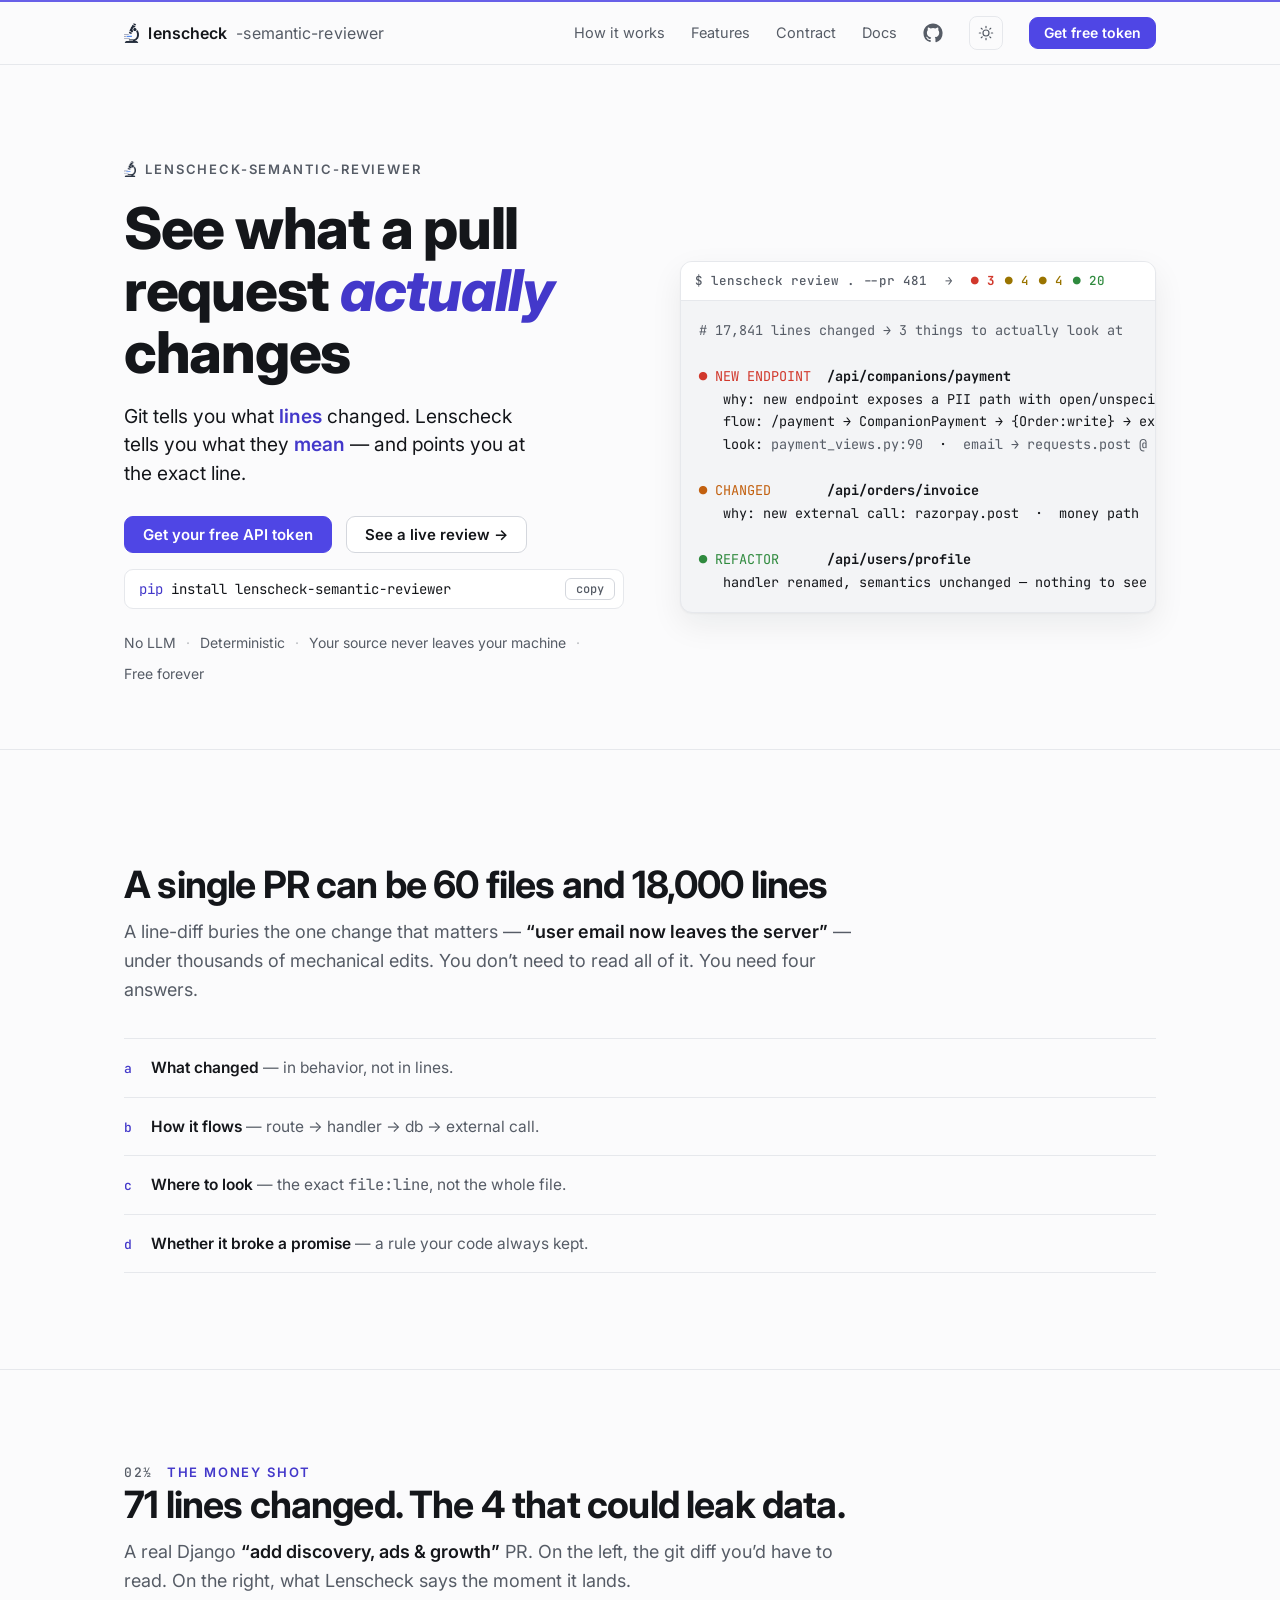
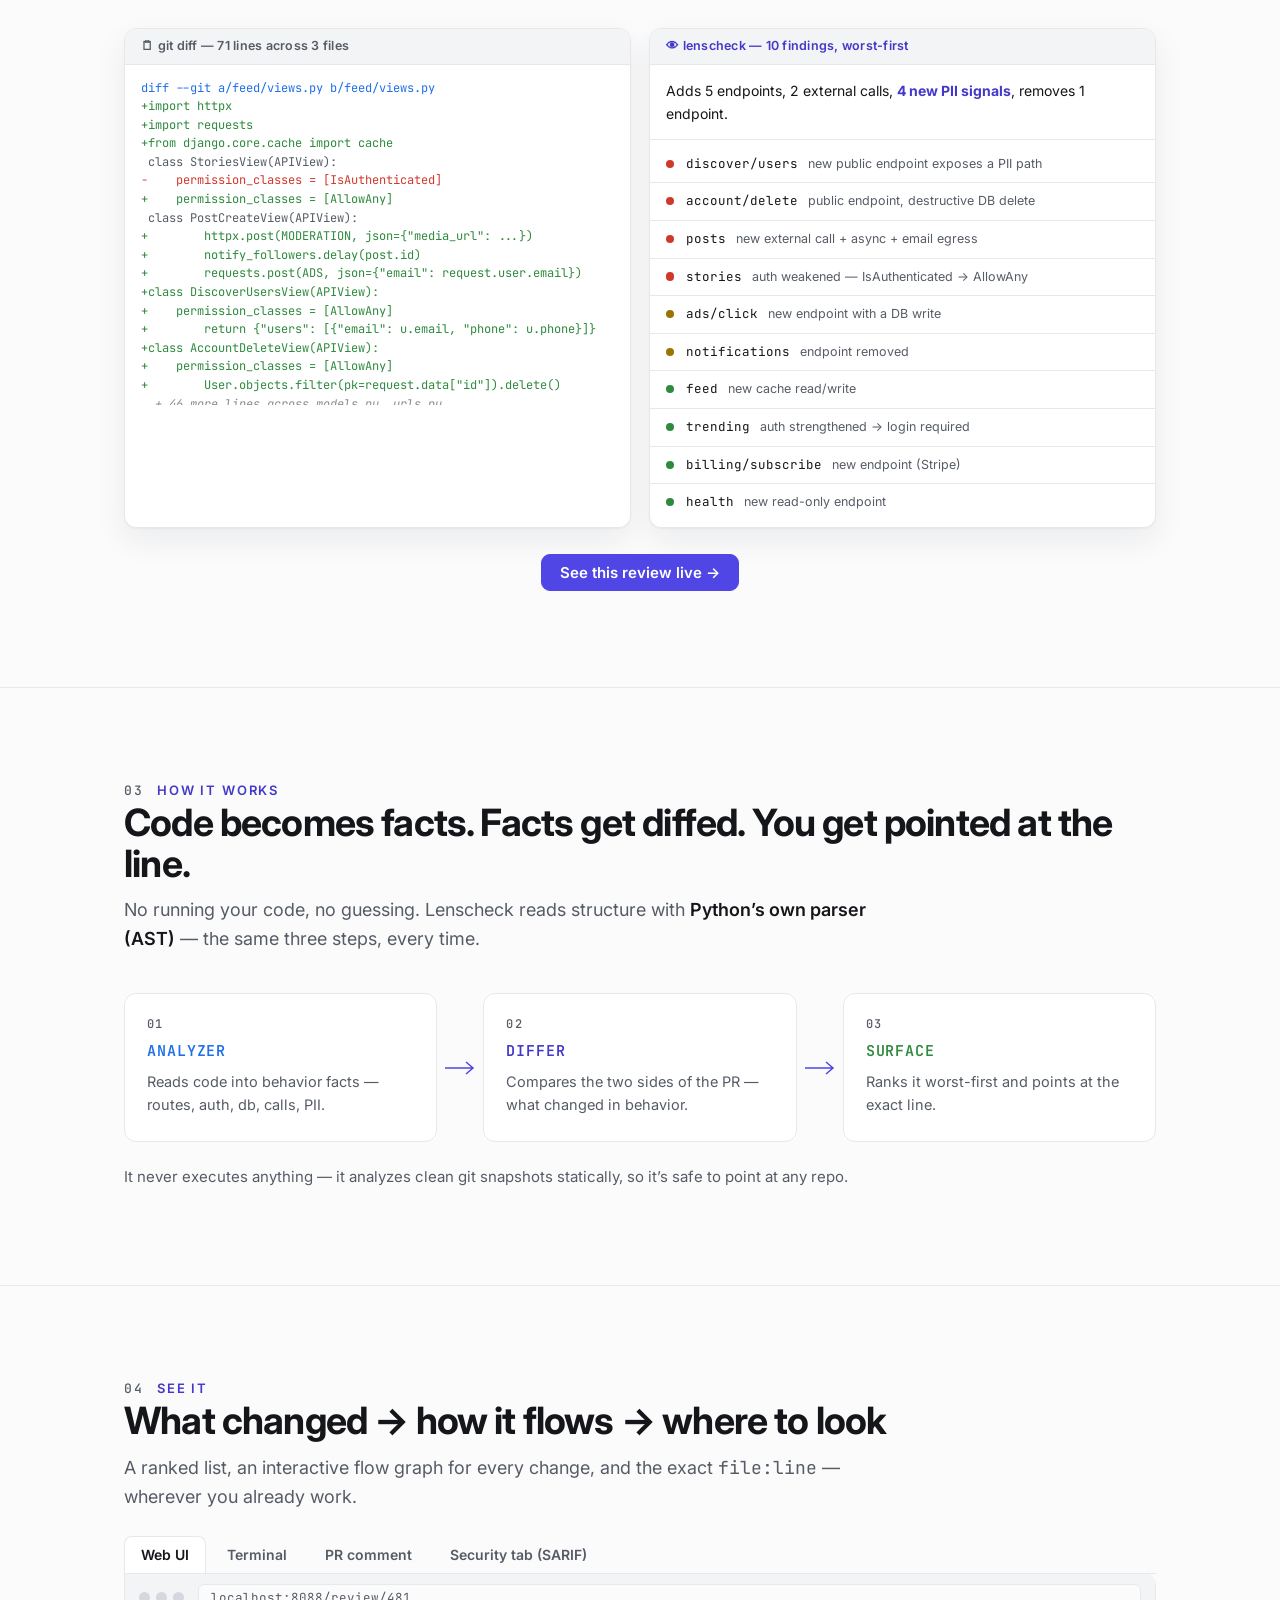
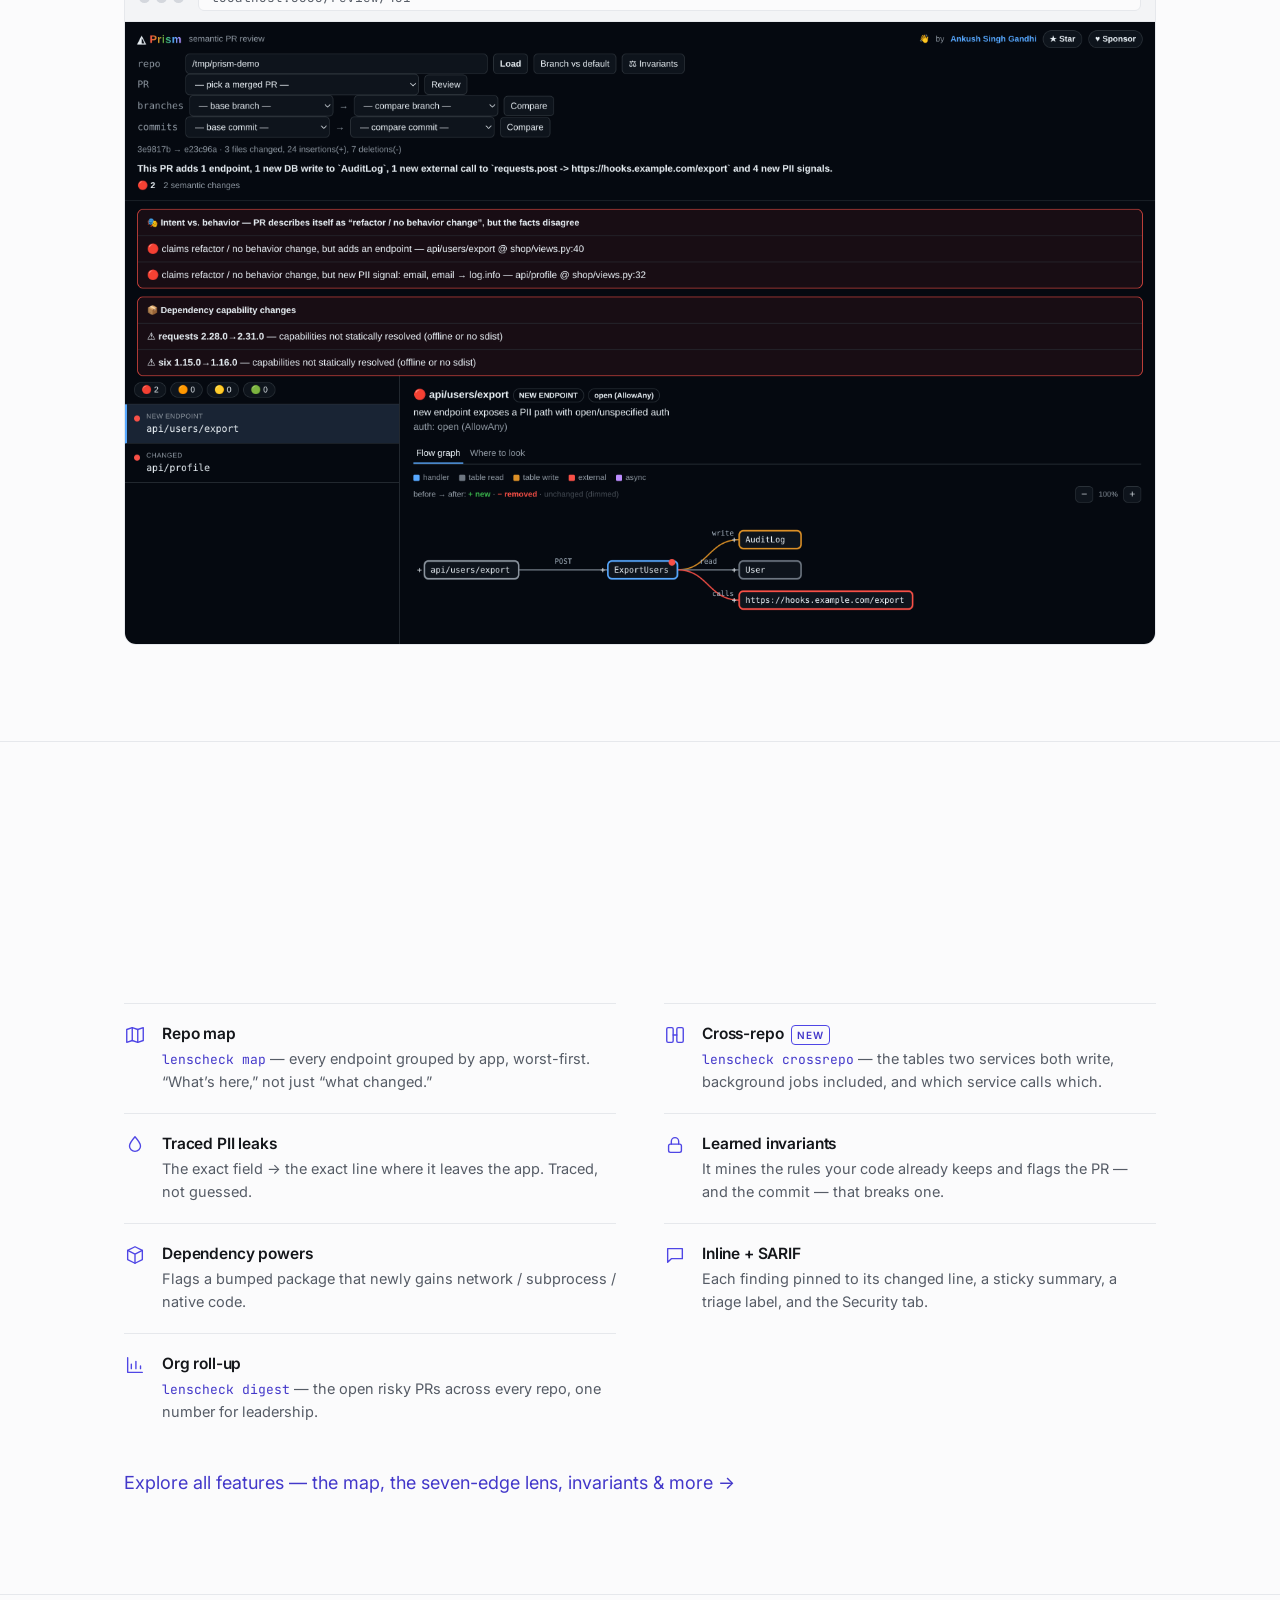
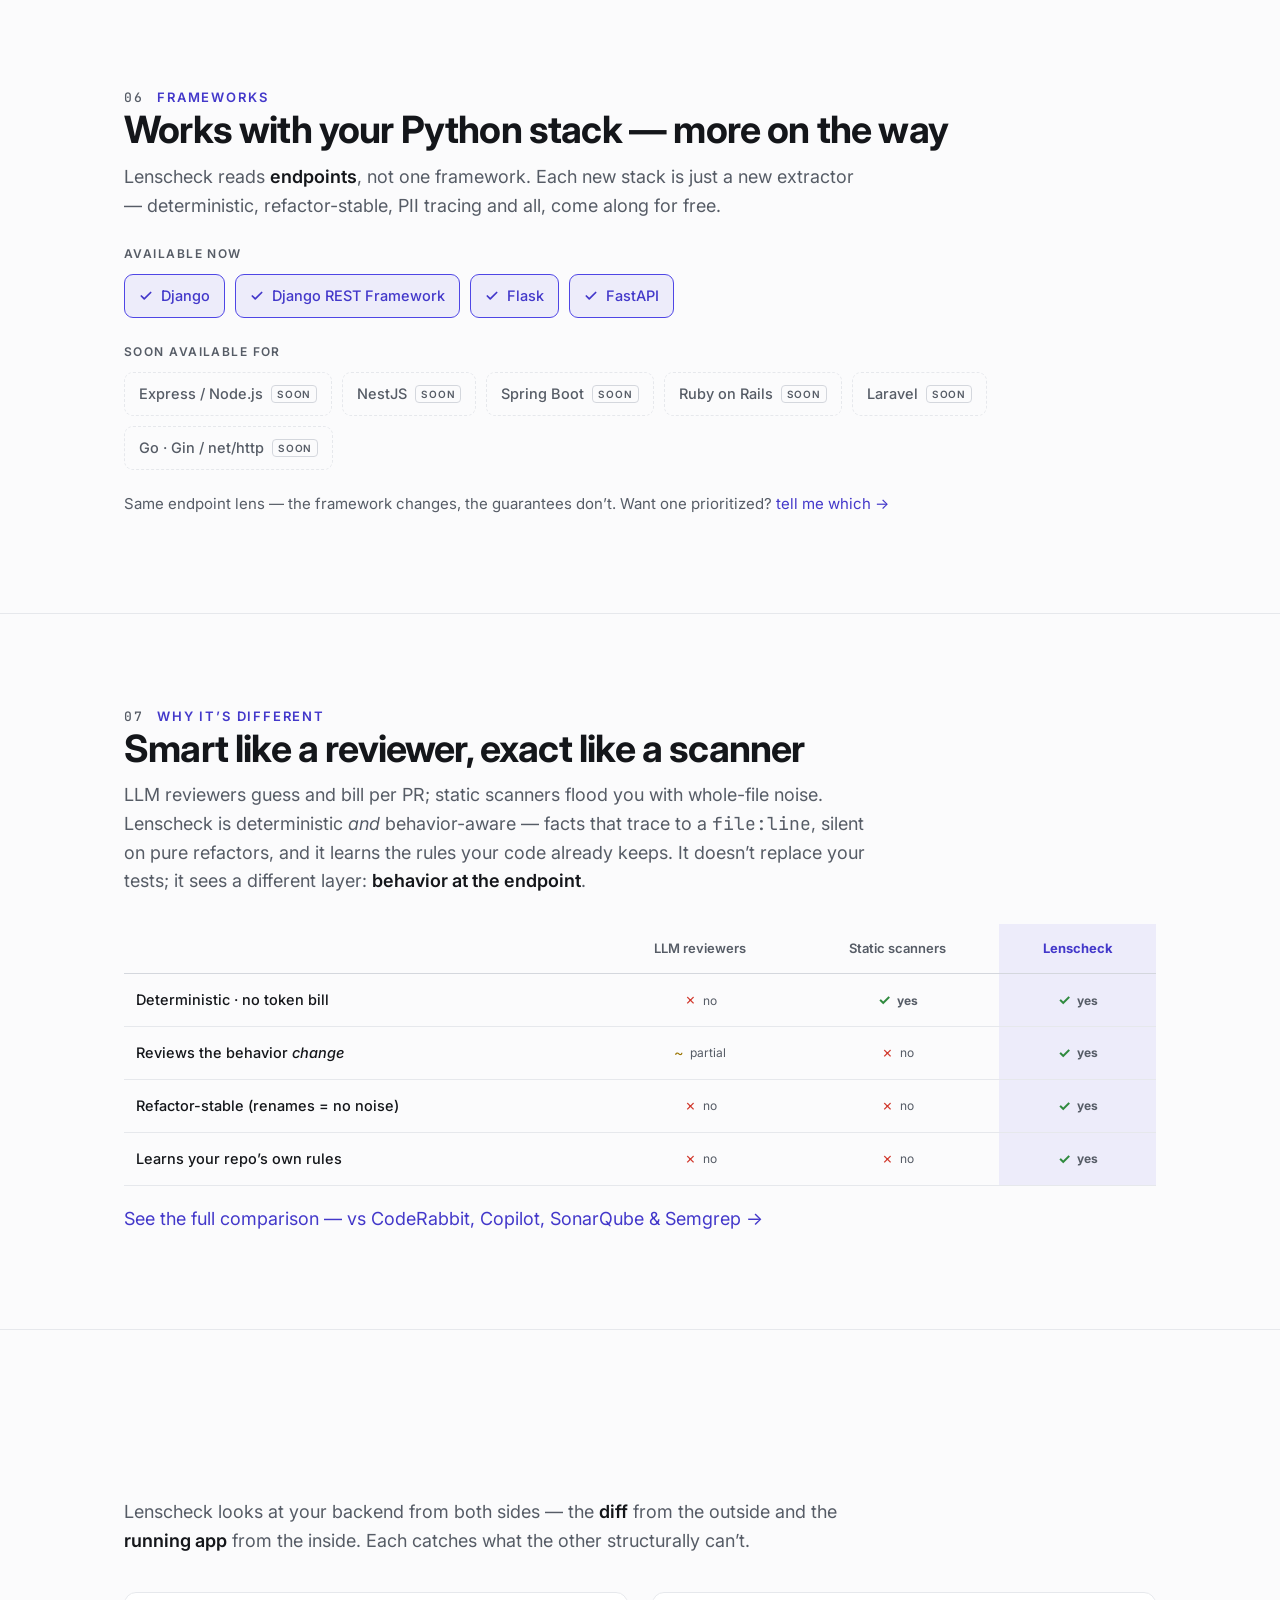
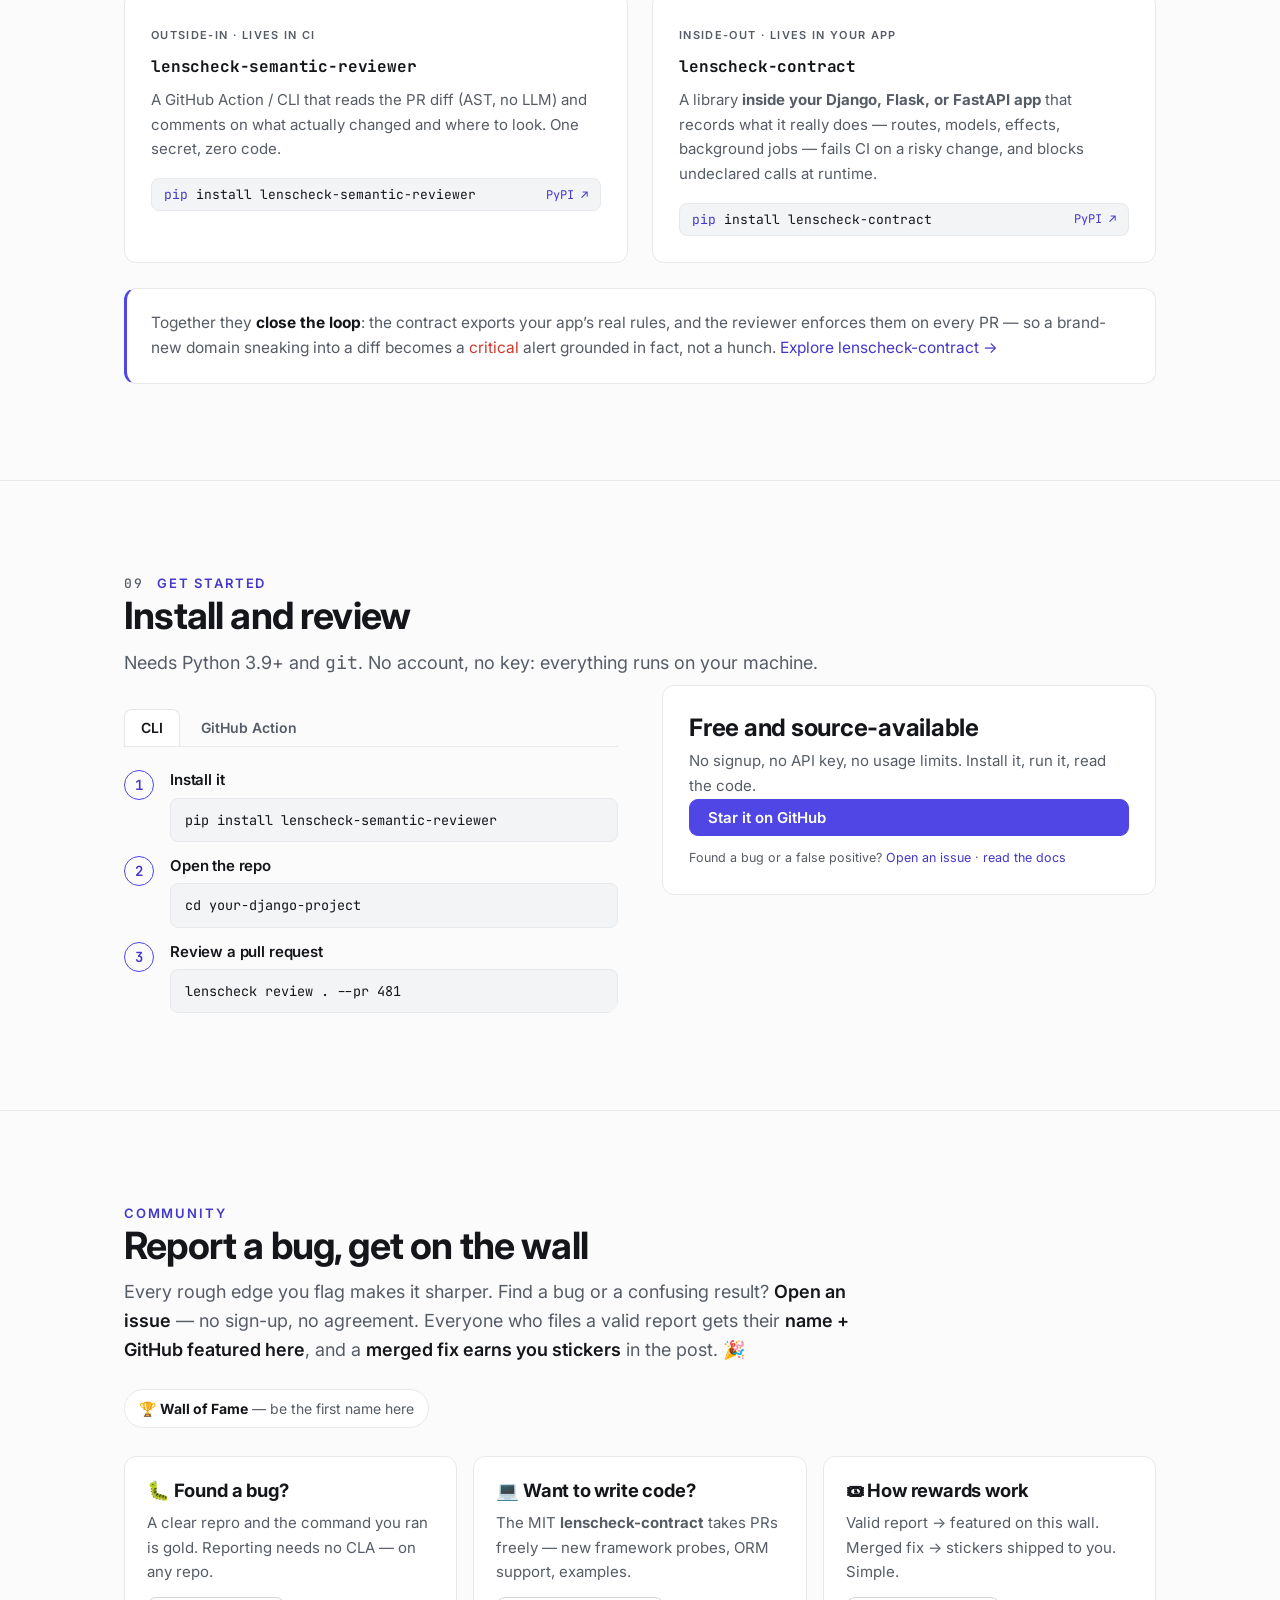
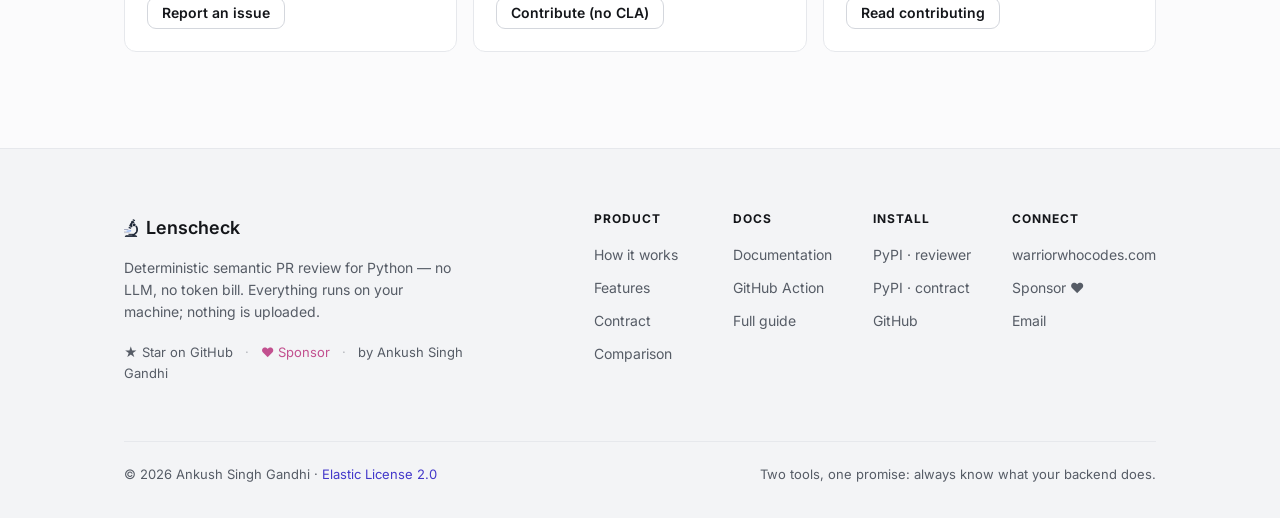
<file: docs/index.html>
<!DOCTYPE html>
<html lang="en">
<head>
<meta charset="UTF-8">
<meta name="viewport" content="width=device-width, initial-scale=1.0">
<title>lenscheck-semantic-reviewer — deterministic semantic PR reviewer for Python (no LLM)</title>
<meta name="description" content="lenscheck-semantic-reviewer is a deterministic semantic PR reviewer for Python web apps — no LLM, no token bill, and your source never leaves your machine. Git tells you what lines changed; Lenscheck tells you what they mean and where to look.">
<meta name="keywords" content="lenscheck, lenscheck semantic reviewer, lenscheck-semantic-reviewer, semantic PR reviewer, deterministic code review, Python PR reviewer, AST code review, no LLM code review, GitHub Action code review">
<meta name="author" content="Ankush Singh Gandhi">
<meta name="robots" content="index,follow,max-image-preview:large">
<link rel="canonical" href="https://warriorwhocodes.com/lenscheck-semantic-reviewer/">
<link rel="icon" type="image/png" href="images/lenscheck-mark.png">

<!-- Open Graph -->
<meta property="og:type" content="website">
<meta property="og:site_name" content="lenscheck-semantic-reviewer">
<meta property="og:title" content="lenscheck-semantic-reviewer — deterministic semantic PR reviewer (no LLM)">
<meta property="og:description" content="See what a pull request actually changes. A deterministic semantic PR reviewer for Python — no LLM, no token bill; your source never leaves your machine.">
<meta property="og:url" content="https://warriorwhocodes.com/lenscheck-semantic-reviewer/">
<meta property="og:image" content="https://warriorwhocodes.com/lenscheck-semantic-reviewer/images/00-welcome.png">

<!-- Twitter -->
<meta name="twitter:card" content="summary_large_image">
<meta name="twitter:title" content="lenscheck-semantic-reviewer — deterministic semantic PR reviewer (no LLM)">
<meta name="twitter:description" content="See what a pull request actually changes. Deterministic, no LLM — your source never leaves your machine.">
<meta name="twitter:image" content="https://warriorwhocodes.com/lenscheck-semantic-reviewer/images/00-welcome.png">

<!-- Structured data: helps Google understand the entity "lenscheck-semantic-reviewer" -->
<script type="application/ld+json">
{
  "@context": "https://schema.org",
  "@type": "SoftwareApplication",
  "name": "lenscheck-semantic-reviewer",
  "alternateName": "Lenscheck",
  "applicationCategory": "DeveloperApplication",
  "operatingSystem": "OS Independent",
  "description": "A deterministic semantic PR reviewer for Python web apps — no LLM. Shows what a pull request actually changes and points you at the exact line to read; your source never leaves your machine.",
  "url": "https://warriorwhocodes.com/lenscheck-semantic-reviewer/",
  "downloadUrl": "https://pypi.org/project/lenscheck-semantic-reviewer/",
  "installUrl": "https://pypi.org/project/lenscheck-semantic-reviewer/",
  "softwareVersion": "0.4.0",
  "codeRepository": "https://github.com/AnkushSinghGandhi/lenscheck-semantic-reviewer",
  "license": "https://spdx.org/licenses/Elastic-2.0.html",
  "author": { "@type": "Person", "name": "Ankush Singh Gandhi", "url": "https://warriorwhocodes.com" },
  "offers": { "@type": "Offer", "price": "0", "priceCurrency": "USD" }
}
</script>
<!-- set theme before paint to avoid a flash -->
<script>(function(){try{var t=localStorage.getItem('lc-theme');if(t==='dark'||(!t&&matchMedia('(prefers-color-scheme:dark)').matches))document.documentElement.setAttribute('data-theme','dark');}catch(e){}})();</script>
<link rel="stylesheet" href="site.css?v=20260922">
<style>
  /* ---- index-only layout ---- */
  .hero{padding:var(--s9) 0 var(--s8)}
  .hero-grid{display:grid;grid-template-columns:minmax(0,1.05fr) minmax(0,1fr);gap:56px;align-items:center}
  .hero-grid>*{min-width:0}
  @media(max-width:920px){.hero-grid{grid-template-columns:minmax(0,1fr);gap:36px}}
  .hero h1{margin:0 0 4px}
  .hero h1 em{font-style:italic;font-weight:800;color:var(--accent-ink)}
  .hero .kicker{font:600 13px/1 var(--sans);letter-spacing:.14em;text-transform:uppercase;color:var(--muted);margin-bottom:20px;display:flex;align-items:center;gap:9px}
  .hero .kicker .lc-mark{color:var(--accent)}
  .hero .sub{font-size:1.2rem;color:var(--ink);max-width:34ch;margin-top:18px;line-height:1.5}
  .hero .sub b{color:var(--accent-ink);font-weight:600}
  .hero-actions{display:flex;align-items:center;gap:14px;flex-wrap:wrap;margin-top:28px}
  .hero-install{margin-top:16px;display:flex;align-items:center;gap:12px;background:var(--surface);
    border:1px solid var(--line);border-radius:9px;padding:8px 8px 8px 14px;font:400 14px/1 var(--mono);max-width:520px;overflow:hidden}
  .hero-install code{color:var(--ink);min-width:0;overflow:auto;white-space:nowrap;flex:1}
  .hero-install .copybtn{flex:none}
  .hero-install .tok-cmd{color:var(--accent-ink)}
  .trust{margin-top:22px;color:var(--muted);font-size:14px;display:flex;flex-wrap:wrap;gap:8px 0;align-items:center}
  .trust span{white-space:nowrap}
  .trust .sep{opacity:.4;margin:0 10px}

  /* problem 4-item list */
  .fourup{margin-top:34px;border-top:1px solid var(--line)}
  .fourup .row{display:grid;grid-template-columns:auto 1fr;gap:18px;align-items:baseline;
    padding:16px 0;border-bottom:1px solid var(--line)}
  .fourup .row .n{font:500 13px/1 var(--mono);color:var(--accent-ink);letter-spacing:.1em}
  .fourup .row p{color:var(--muted);font-size:15.5px}
  .fourup .row p b{color:var(--ink);font-weight:600}
  @media(max-width:520px){.fourup .row{grid-template-columns:1fr;gap:4px}}

  /* how-it-works diagram */
  .flow{display:grid;grid-template-columns:minmax(0,1fr) auto minmax(0,1fr) auto minmax(0,1fr);align-items:stretch;margin-top:40px;gap:0}
  .flow .fbox{border:1px solid var(--line);border-radius:var(--radius);background:var(--surface);padding:24px 22px}
  .flow .fbox .fn{font:500 12px/1 var(--mono);color:var(--muted);letter-spacing:.12em}
  .flow .fbox h3{font-family:var(--mono);font-size:15px;font-weight:600;letter-spacing:.06em;margin:12px 0 8px}
  .flow .fbox p{color:var(--muted);font-size:14.5px}
  .flow .farr{display:flex;align-items:center;justify-content:center;color:var(--line-strong);padding:0 6px}
  .flow .farr svg{width:34px;height:20px;stroke:var(--accent);stroke-width:1.5;fill:none}
  .flow .fbox.b1 h3{color:var(--cyan)}.flow .fbox.b2 h3{color:var(--accent-ink)}.flow .fbox.b3 h3{color:var(--low)}
  @media(max-width:760px){.flow{grid-template-columns:1fr}.flow .farr{padding:10px 0;transform:rotate(90deg)}}
  .how-note{margin-top:22px;font-size:15px;color:var(--muted)}

  /* what-it-finds 2-col definition list */
  .finds{margin-top:36px;display:grid;grid-template-columns:minmax(0,1fr) minmax(0,1fr);gap:0 48px}
  @media(max-width:720px){.finds{grid-template-columns:minmax(0,1fr)}}
  .finds .item{display:grid;grid-template-columns:auto 1fr;gap:16px;padding:20px 0;border-top:1px solid var(--line)}
  .finds .item .ico{color:var(--accent)}
  .finds .item .ico svg{width:22px;height:22px;fill:none;stroke:currentColor;stroke-width:1.5;stroke-linecap:round;stroke-linejoin:round}
  .finds .item h3{font-family:var(--sans);font-size:15.5px;font-weight:600;margin-bottom:4px}
  .finds .item .tag{font:600 10px/1 var(--sans);letter-spacing:.1em;color:var(--accent-ink);
    border:1px solid var(--accent);border-radius:4px;padding:3px 5px;margin-left:8px;vertical-align:middle}
  .finds .item p{color:var(--muted);font-size:14.5px;line-height:1.55}
  .finds .item code{font-size:13px;color:var(--accent-ink)}

  /* frameworks */
  .fw-group{margin-top:28px}
  .fw-label{font:600 12px/1 var(--sans);letter-spacing:.12em;text-transform:uppercase;color:var(--muted);margin-bottom:14px}
  .fw-chips{display:flex;flex-wrap:wrap;gap:10px}
  .fw{display:inline-flex;align-items:center;gap:8px;border:1px solid var(--line);border-radius:9px;
    padding:9px 14px;font-size:14.5px;font-weight:500;background:var(--surface);color:var(--ink)}
  .fw.ok{border-color:var(--accent);color:var(--accent-ink);background:var(--accent-wash)}
  .fw.ok svg{flex:none}
  .fw.soon{border-style:dashed;color:var(--muted);background:transparent}
  .fw.soon i{font-style:normal;font:600 10px/1 var(--sans);letter-spacing:.08em;text-transform:uppercase;
    color:var(--muted);border:1px solid var(--line-strong);border-radius:4px;padding:3px 5px}

  /* two tools */
  .tools{display:grid;grid-template-columns:minmax(0,1fr) minmax(0,1fr);gap:24px;margin-top:36px}
  @media(max-width:760px){.tools{grid-template-columns:minmax(0,1fr)}}
  .tool{border:1px solid var(--line);border-radius:var(--radius);background:var(--surface);padding:26px;min-width:0}
  .tool .cmd code{overflow:auto}
  .tool .side{font:600 11px/1 var(--sans);letter-spacing:.12em;text-transform:uppercase;color:var(--muted)}
  .tool h3{font-family:var(--mono);font-size:16px;margin:10px 0 10px}
  .tool p{color:var(--muted);font-size:15px}
  .tool .cmd{margin-top:16px;display:flex;align-items:center;justify-content:space-between;gap:10px;
    background:var(--surface-2);border:1px solid var(--line);border-radius:8px;padding:9px 12px;font:400 13px/1 var(--mono)}
  .tool .cmd a{font-size:12px;flex:none}
  .loop{margin-top:26px;padding:22px 24px;border:1px solid var(--line);border-left:3px solid var(--accent);
    border-radius:var(--radius);background:var(--surface);color:var(--muted);font-size:15.5px;line-height:1.6}
  .loop b{color:var(--ink)}

  /* get started split */
  .start-grid{display:grid;grid-template-columns:minmax(0,1fr) minmax(0,1fr);gap:44px;margin-top:8px;align-items:start}
  .start-grid>*{min-width:0}
  @media(max-width:860px){.start-grid{grid-template-columns:minmax(0,1fr);gap:36px}}
  .steps{display:grid;gap:14px;margin-top:24px}
  .step{display:grid;grid-template-columns:auto minmax(0,1fr);gap:16px;align-items:start}
  .step>div{min-width:0}
  .step .num{width:30px;height:30px;border-radius:50%;border:1px solid var(--accent);color:var(--accent-ink);
    font:600 14px/1 var(--mono);display:flex;align-items:center;justify-content:center;flex:none}
  .step h3{font-family:var(--sans);font-size:15px;font-weight:600;margin-bottom:8px}
  .step pre{background:var(--surface-2);border:1px solid var(--line);border-radius:8px;padding:10px 14px;overflow:auto;font-size:13.5px;color:var(--ink)}
  .req{border:1px solid var(--line);border-radius:var(--radius);background:var(--surface);padding:26px}
  .req h3{font-family:var(--serif);font-size:1.5rem;margin-bottom:6px}
  .req p.note{color:var(--muted);font-size:15px}
  #req-form{margin-top:16px;display:grid;gap:10px}
  #req-form input,#req-form textarea{background:var(--bg);border:1px solid var(--line-strong);
    color:var(--ink);border-radius:8px;padding:11px 12px;font:inherit;width:100%}
  #req-form textarea{resize:vertical;font-size:15px}
  #req-form input::placeholder,#req-form textarea::placeholder{color:var(--muted)}
  #req-msg{min-height:20px;font-size:14px;color:var(--muted);margin-top:2px}
  .req .fallback{font-size:12.5px;color:var(--muted);margin-top:12px}

  /* pricing */
  .plans{display:grid;grid-template-columns:minmax(0,1.2fr) minmax(0,1fr) minmax(0,1fr);gap:20px;margin-top:36px;align-items:start}
  @media(max-width:860px){.plans{grid-template-columns:minmax(0,1fr)}}
  .plan{border:1px solid var(--line);border-radius:var(--radius);background:var(--surface);padding:26px}
  .plan.feature{border:1.5px solid var(--accent);box-shadow:var(--shadow)}
  .plan h3{font-family:var(--serif);font-size:1.4rem}
  .plan .price{font:400 14px/1 var(--sans);color:var(--muted);margin:6px 0 16px}
  .plan .beta{display:inline-block;font:600 11px/1 var(--sans);letter-spacing:.1em;color:var(--accent-ink);
    border:1px solid var(--accent);border-radius:4px;padding:4px 7px;margin-left:8px;vertical-align:middle}
  .plan ul{list-style:none;padding:0;margin:0 0 22px;color:var(--muted);font-size:14.5px}
  .plan ul li{padding:7px 0;display:grid;grid-template-columns:auto 1fr;gap:10px;align-items:start;border-bottom:1px solid var(--line)}
  .plan ul li:last-child{border-bottom:0}
  .plan ul li svg{width:15px;height:15px;stroke:var(--low);stroke-width:2;fill:none;margin-top:3px}
  .plan .btn{width:100%;justify-content:center}

  /* money-shot: raw diff vs Lenscheck, side by side */
  .ms-split{display:grid;grid-template-columns:1fr 1fr;gap:18px;margin-top:32px}
  @media(max-width:860px){.ms-split{grid-template-columns:1fr}}
  .ms-col{border:1px solid var(--line);border-radius:var(--radius);overflow:hidden;background:var(--surface);box-shadow:var(--shadow)}
  .ms-head{padding:11px 16px;border-bottom:1px solid var(--line);font:600 12.5px/1 var(--sans);
    letter-spacing:.02em;color:var(--muted);background:var(--surface-2);display:flex;align-items:center;gap:8px}
  .ms-col.right .ms-head{color:var(--accent-ink)}
  .ms-diff{margin:0;padding:14px 16px;max-height:340px;overflow:auto;font:12px/1.55 var(--mono);color:var(--muted);white-space:pre-wrap;word-break:break-word}
  .ms-diff .a{color:var(--low)}.ms-diff .r{color:var(--crit)}.ms-diff .h{color:var(--cyan)}
  .ms-diff .more{color:var(--muted);opacity:.7;font-style:italic}
  .ms-sum{padding:14px 16px;color:var(--ink);font-size:14px;border-bottom:1px solid var(--line)}
  .ms-sum b{color:var(--accent-ink)}
  .ms-find{list-style:none;margin:0;padding:6px 0}
  .ms-find li{display:grid;grid-template-columns:auto auto 1fr;gap:10px;align-items:baseline;padding:8px 16px;font-size:13.5px}
  .ms-find li+li{border-top:1px solid var(--line)}
  .ms-find .rt{font-family:var(--mono);font-size:12.5px;color:var(--ink);white-space:nowrap}
  .ms-find .ms-why{color:var(--muted);font-size:12.5px}
  .ms-find .dot{width:.6em;height:.6em;border-radius:50%;display:inline-block;margin-top:.15em}
  .ms-find .crit{background:var(--crit)}.ms-find .med{background:var(--med)}.ms-find .low{background:var(--low)}
</style>
</head>
<body>
<div class="spectrum"></div>

<nav><div class="wrap">
  <a class="logo" href="index.html">
    <img class="lc-mark" src="images/lenscheck-mark.png" alt="Lenscheck" style="height:20px;width:auto;vertical-align:middle">
    <b>lenscheck</b><span class="lc-dim">-semantic-reviewer</span>
  </a>
  <div class="links">
    <a href="#how">How it works</a>
    <a href="features.html">Features</a>
    <a href="contract.html">Contract</a>
    <a href="docs.html">Docs</a>
    <a class="lc-gh" href="https://github.com/AnkushSinghGandhi/lenscheck-semantic-reviewer" aria-label="Lenscheck on GitHub" title="GitHub">
      <svg viewBox="0 0 24 24" width="20" height="20" fill="currentColor"><path d="M12 .5C5.65.5.5 5.65.5 12a11.5 11.5 0 0 0 7.86 10.92c.58.1.79-.25.79-.56v-2c-3.2.7-3.88-1.37-3.88-1.37-.53-1.34-1.29-1.7-1.29-1.7-1.05-.72.08-.7.08-.7 1.16.08 1.77 1.2 1.77 1.2 1.03 1.77 2.7 1.26 3.36.96.1-.75.4-1.26.73-1.55-2.55-.29-5.24-1.28-5.24-5.7 0-1.26.45-2.29 1.19-3.1-.12-.29-.52-1.46.11-3.05 0 0 .97-.31 3.18 1.18a11 11 0 0 1 5.8 0c2.2-1.49 3.17-1.18 3.17-1.18.63 1.59.23 2.76.11 3.05.74.81 1.19 1.84 1.19 3.1 0 4.43-2.69 5.4-5.25 5.69.41.36.78 1.06.78 2.14v3.17c0 .31.21.67.8.56A11.5 11.5 0 0 0 23.5 12C23.5 5.65 18.35.5 12 .5Z"/></svg>
    </a>
    <button class="lc-theme" type="button" aria-label="Toggle dark mode" title="Toggle theme" onclick="lcTheme()">
      <svg class="lc-sun" viewBox="0 0 24 24" width="16" height="16" fill="none" stroke="currentColor" stroke-width="1.8" stroke-linecap="round"><circle cx="12" cy="12" r="4.5"/><path d="M12 2v2M12 20v2M2 12h2M20 12h2M4.9 4.9l1.4 1.4M17.7 17.7l1.4 1.4M19.1 4.9l-1.4 1.4M6.3 17.7l-1.4 1.4"/></svg>
    </button>
    <a class="btn primary sm" href="#request">Get free token</a>
  </div>
</div></nav>

<!-- ============ 01 · HERO ============ -->
<header class="hero"><div class="wrap">
  <div class="hero-grid">
    <div>
      <div class="kicker">
        <img class="lc-mark" src="images/lenscheck-mark.png" alt="Lenscheck" style="height:16px;width:auto;vertical-align:middle">
        lenscheck-semantic-reviewer
      </div>
      <h1>See what a pull request <em>actually</em> changes</h1>
      <p class="sub">Git tells you what <b>lines</b> changed. Lenscheck tells you what they <b>mean</b> — and points you at the exact line.</p>
      <div class="hero-actions">
        <a class="btn primary" href="#request">Get your free API token</a>
        <a class="btn ghost" href="https://demo.lenscheck.dev/?demo=insta-growth-212">See a live review →</a>
      </div>
      <div class="hero-install">
        <code id="pip"><span class="tok-cmd">pip</span> install lenscheck-semantic-reviewer</code>
        <button class="copybtn" type="button" data-copy="pip install lenscheck-semantic-reviewer">copy</button>
      </div>
      <div class="trust">
        <span>No&nbsp;LLM</span><span class="sep">·</span>
        <span>Deterministic</span><span class="sep">·</span>
        <span>Your&nbsp;source&nbsp;never&nbsp;leaves&nbsp;your&nbsp;machine</span><span class="sep">·</span>
        <span>Free&nbsp;forever</span>
      </div>
    </div>

    <!-- the hero visual: a real review -->
    <div class="term" id="hero-term" role="img" aria-label="A Lenscheck review of pull request 481: 17,841 lines changed reduced to 3 things to look at — a new payment endpoint with a PII path, a changed invoice endpoint with a new external call, and a no-op refactor.">
      <div class="bar"><span aria-hidden="true">$ lenscheck review . --pr 481</span> &nbsp;→&nbsp; <b>● 3</b> <i>● 4</i> <span style="color:var(--med)">● 4</span> <s>● 20</s></div>
<pre aria-hidden="true"><span class="muted"># <span id="lines-count">17,841</span> lines changed<span id="term-collapse"> → 3 things to actually look at</span></span>

<span class="c-crit">● NEW ENDPOINT</span>  <b>/api/companions/payment</b>
   why: new endpoint exposes a PII path with open/unspecified auth
   flow: /payment → CompanionPayment → {Order:write} → ext: PayTM
   look: <span class="muted">payment_views.py:90</span>  ·  <span class="muted">email → requests.post @ services.py:9</span>

<span class="c-high">● CHANGED</span>       <b>/api/orders/invoice</b>
   why: new external call: razorpay.post  ·  money path

<span class="c-low">● REFACTOR</span>      <b>/api/users/profile</b>
   handler renamed, semantics unchanged — nothing to see
</pre>
    </div>
  </div>
</div></header>

<!-- ============ 02 · THE PROBLEM ============ -->
<section id="problem"><div class="wrap">
  <div class="sec-head"><span class="snum">02</span><span class="eyebrow">The problem</span></div>
  <h2>A single PR can be 60 files and 18,000 lines</h2>
  <p class="lead">A line-diff buries the one change that matters — <b>“user email now leaves the server”</b> — under thousands of mechanical edits. You don’t need to read all of it. You need four answers.</p>
  <div class="fourup">
    <div class="row"><span class="n">a</span><p><b>What changed</b> — in behavior, not in lines.</p></div>
    <div class="row"><span class="n">b</span><p><b>How it flows</b> — route → handler → db → external call.</p></div>
    <div class="row"><span class="n">c</span><p><b>Where to look</b> — the exact <code>file:line</code>, not the whole file.</p></div>
    <div class="row"><span class="n">d</span><p><b>Whether it broke a promise</b> — a rule your code always kept.</p></div>
  </div>
</div></section>

<!-- ============ 02.5 · THE MONEY SHOT ============ -->
<section id="moneyshot"><div class="wrap">
  <div class="sec-head"><span class="snum">02½</span><span class="eyebrow">The money shot</span></div>
  <h2>71 lines changed. The 4 that could leak data.</h2>
  <p class="lead">A real Django <b>“add discovery, ads &amp; growth”</b> PR. On the left, the git diff you’d have to read. On the right, what Lenscheck says the moment it lands.</p>
  <div class="ms-split">
    <div class="ms-col left">
      <div class="ms-head">🗒 git diff — 71 lines across 3 files</div>
      <pre class="ms-diff"><span class="h">diff --git a/feed/views.py b/feed/views.py</span>
<span class="a">+import httpx</span>
<span class="a">+import requests</span>
<span class="a">+from django.core.cache import cache</span>
 class StoriesView(APIView):
<span class="r">-    permission_classes = [IsAuthenticated]</span>
<span class="a">+    permission_classes = [AllowAny]</span>
 class PostCreateView(APIView):
<span class="a">+        httpx.post(MODERATION, json={"media_url": ...})</span>
<span class="a">+        notify_followers.delay(post.id)</span>
<span class="a">+        requests.post(ADS, json={"email": request.user.email})</span>
<span class="a">+class DiscoverUsersView(APIView):</span>
<span class="a">+    permission_classes = [AllowAny]</span>
<span class="a">+        return {"users": [{"email": u.email, "phone": u.phone}]}</span>
<span class="a">+class AccountDeleteView(APIView):</span>
<span class="a">+    permission_classes = [AllowAny]</span>
<span class="a">+        User.objects.filter(pk=request.data["id"]).delete()</span>
<span class="more">… + 46 more lines across models.py, urls.py</span></pre>
    </div>
    <div class="ms-col right">
      <div class="ms-head">👁 lenscheck — 10 findings, worst-first</div>
      <div class="ms-sum">Adds 5 endpoints, 2 external calls, <b>4 new PII signals</b>, removes 1 endpoint.</div>
      <ul class="ms-find">
        <li><span class="dot crit"></span><span class="rt">discover/users</span><span class="ms-why">new public endpoint exposes a PII path</span></li>
        <li><span class="dot crit"></span><span class="rt">account/delete</span><span class="ms-why">public endpoint, destructive DB delete</span></li>
        <li><span class="dot crit"></span><span class="rt">posts</span><span class="ms-why">new external call + async + email egress</span></li>
        <li><span class="dot crit"></span><span class="rt">stories</span><span class="ms-why">auth weakened — IsAuthenticated → AllowAny</span></li>
        <li><span class="dot med"></span><span class="rt">ads/click</span><span class="ms-why">new endpoint with a DB write</span></li>
        <li><span class="dot med"></span><span class="rt">notifications</span><span class="ms-why">endpoint removed</span></li>
        <li><span class="dot low"></span><span class="rt">feed</span><span class="ms-why">new cache read/write</span></li>
        <li><span class="dot low"></span><span class="rt">trending</span><span class="ms-why">auth strengthened → login required</span></li>
        <li><span class="dot low"></span><span class="rt">billing/subscribe</span><span class="ms-why">new endpoint (Stripe)</span></li>
        <li><span class="dot low"></span><span class="rt">health</span><span class="ms-why">new read-only endpoint</span></li>
      </ul>
    </div>
  </div>
  <div class="cta" style="margin-top:26px">
    <a class="btn primary" href="https://demo.lenscheck.dev/?demo=insta-growth-212">See this review live →</a>
  </div>
</div></section>

<!-- ============ 03 · HOW IT WORKS ============ -->
<section id="how"><div class="wrap">
  <div class="sec-head"><span class="snum">03</span><span class="eyebrow">How it works</span></div>
  <h2>Code becomes facts. Facts get diffed. You get pointed at the line.</h2>
  <p class="lead">No running your code, no guessing. Lenscheck reads structure with <b>Python’s own parser (AST)</b> — the same three steps, every time.</p>
  <div class="flow">
    <div class="fbox b1"><div class="fn">01</div><h3>ANALYZER</h3><p>Reads code into behavior facts — routes, auth, db, calls, PII.</p></div>
    <div class="farr" aria-hidden="true"><svg viewBox="0 0 34 20"><path d="M2 10h27M23 4l7 6-7 6"/></svg></div>
    <div class="fbox b2"><div class="fn">02</div><h3>DIFFER</h3><p>Compares the two sides of the PR — what changed in behavior.</p></div>
    <div class="farr" aria-hidden="true"><svg viewBox="0 0 34 20"><path d="M2 10h27M23 4l7 6-7 6"/></svg></div>
    <div class="fbox b3"><div class="fn">03</div><h3>SURFACE</h3><p>Ranks it worst-first and points at the exact line.</p></div>
  </div>
  <p class="how-note">It never executes anything — it analyzes clean git snapshots statically, so it’s safe to point at any repo.</p>
</div></section>

<!-- ============ 04 · SEE IT ============ -->
<section id="see"><div class="wrap">
  <div class="sec-head"><span class="snum">04</span><span class="eyebrow">See it</span></div>
  <h2>What changed → how it flows → where to look</h2>
  <p class="lead">A ranked list, an interactive flow graph for every change, and the exact <code>file:line</code> — wherever you already work.</p>

  <div class="tabs" id="see-tabs">
    <div class="tablist" role="tablist" aria-label="Where results appear">
      <button role="tab" id="tb-web" aria-controls="tp-web" aria-selected="true">Web UI</button>
      <button role="tab" id="tb-term" aria-controls="tp-term" aria-selected="false" tabindex="-1">Terminal</button>
      <button role="tab" id="tb-pr" aria-controls="tp-pr" aria-selected="false" tabindex="-1">PR comment</button>
      <button role="tab" id="tb-sarif" aria-controls="tp-sarif" aria-selected="false" tabindex="-1">Security tab (SARIF)</button>
    </div>

    <div role="tabpanel" id="tp-web" aria-labelledby="tb-web">
      <div class="browser" style="margin:0;border:0;border-radius:0;box-shadow:none">
        <div class="chrome"><div class="dots"><i></i><i></i><i></i></div><div class="addr">localhost:8088/review/481</div></div>
        <img src="images/01-review.png" alt="A finished Lenscheck review in the web UI: a ranked list of changes with a flow graph and file:line locations." width="3000" height="1812" loading="lazy">
      </div>
    </div>

    <div role="tabpanel" id="tp-term" aria-labelledby="tb-term" hidden>
      <div class="term" style="margin:0;border:0;border-radius:0;box-shadow:none">
        <div class="bar"><span>$ lenscheck review . --pr 481</span></div>
<pre><span class="c-crit">● NEW ENDPOINT</span>  <b>/api/companions/payment</b>   <span class="muted">payment_views.py:90</span>
<span class="c-high">● CHANGED</span>       <b>/api/orders/invoice</b>       <span class="muted">new external call: razorpay.post</span>
<span class="c-low">● REFACTOR</span>      <b>/api/users/profile</b>        <span class="muted">nothing to see</span>
</pre>
      </div>
    </div>

    <div role="tabpanel" id="tp-pr" aria-labelledby="tb-pr" hidden>
      <div class="codeblock" style="margin:0;border:0;border-radius:0;box-shadow:none">
        <div class="bar"><span class="label">github.com · pull request #481 · lenscheck bot</span></div>
<pre><b>Lenscheck</b> — 3 things to look at

<span class="c-crit">🔴 NEW ENDPOINT</span> <b>/api/companions/payment</b>
&nbsp;&nbsp;<span class="muted">PII path, open auth · payment_views.py:90</span>

<span class="muted">Inline notes are pinned to the exact changed line,
with a sticky summary comment kept up to date.</span>
</pre>
      </div>
    </div>

    <div role="tabpanel" id="tp-sarif" aria-labelledby="tb-sarif" hidden>
      <div class="codeblock" style="margin:0;border:0;border-radius:0;box-shadow:none">
        <div class="bar"><span class="label">Security ▸ Code scanning alerts</span></div>
<pre><span class="c-crit">● Critical</span>  New PII egress on unauthenticated endpoint
&nbsp;&nbsp;<span class="muted">services.py:9 · rule: lenscheck/pii-egress</span>

<span class="muted">Findings upload as SARIF to the GitHub Security tab
when GitHub Advanced Security is enabled (optional).</span>
</pre>
      </div>
    </div>
  </div>
</div></section>

<!-- ============ 05 · WHAT IT FINDS ============ -->
<section id="features"><div class="wrap">
  <div class="sec-head"><span class="snum">05</span><span class="eyebrow">What it finds</span></div>
  <h2>One engine, the whole surface of your app</h2>
  <p class="lead">Every finding traces to an exact <code>file:line</code> — deterministic, honest about the unknown, and free.</p>
  <div class="finds">
    <div class="item">
      <span class="ico"><svg viewBox="0 0 24 24"><path d="M9 4 3 6v14l6-2 6 2 6-2V4l-6 2-6-2Z"/><path d="M9 4v14M15 6v14"/></svg></span>
      <div><h3>Repo map</h3><p><code>lenscheck map</code> — every endpoint grouped by app, worst-first. “What’s here,” not just “what changed.”</p></div>
    </div>
    <div class="item">
      <span class="ico"><svg viewBox="0 0 24 24"><rect x="3" y="4" width="7" height="16" rx="1.5"/><rect x="14" y="4" width="7" height="16" rx="1.5"/><path d="M10 12h4"/></svg></span>
      <div><h3>Cross-repo<span class="tag">NEW</span></h3><p><code>lenscheck crossrepo</code> — the tables two services both write, background jobs included, and which service calls which.</p></div>
    </div>
    <div class="item">
      <span class="ico"><svg viewBox="0 0 24 24"><path d="M12 3c3.5 4 6 7 6 10a6 6 0 0 1-12 0c0-3 2.5-6 6-10Z"/></svg></span>
      <div><h3>Traced PII leaks</h3><p>The exact field → the exact line where it leaves the app. Traced, not guessed.</p></div>
    </div>
    <div class="item">
      <span class="ico"><svg viewBox="0 0 24 24"><rect x="5" y="11" width="14" height="9" rx="2"/><path d="M8 11V8a4 4 0 0 1 8 0v3"/></svg></span>
      <div><h3>Learned invariants</h3><p>It mines the rules your code already keeps and flags the PR — and the commit — that breaks one.</p></div>
    </div>
    <div class="item">
      <span class="ico"><svg viewBox="0 0 24 24"><path d="M12 3 4 7v10l8 4 8-4V7l-8-4Z"/><path d="M4 7l8 4 8-4M12 11v10"/></svg></span>
      <div><h3>Dependency powers</h3><p>Flags a bumped package that newly gains network / subprocess / native code.</p></div>
    </div>
    <div class="item">
      <span class="ico"><svg viewBox="0 0 24 24"><path d="M4 5h16v11H8l-4 4V5Z"/></svg></span>
      <div><h3>Inline + SARIF</h3><p>Each finding pinned to its changed line, a sticky summary, a triage label, and the Security tab.</p></div>
    </div>
    <div class="item">
      <span class="ico"><svg viewBox="0 0 24 24"><path d="M4 20V4M4 20h16M8 16v-5M13 16V8M18 16v-3"/></svg></span>
      <div><h3>Org roll-up</h3><p><code>lenscheck digest</code> — the open risky PRs across every repo, one number for leadership.</p></div>
    </div>
  </div>
  <p class="lead" style="margin-top:26px"><a href="features.html">Explore all features — the map, the seven-edge lens, invariants &amp; more →</a></p>
</div></section>

<!-- ============ 06 · FRAMEWORKS ============ -->
<section id="frameworks"><div class="wrap">
  <div class="sec-head"><span class="snum">06</span><span class="eyebrow">Frameworks</span></div>
  <h2>Works with your Python stack — more on the way</h2>
  <p class="lead">Lenscheck reads <b>endpoints</b>, not one framework. Each new stack is just a new extractor — deterministic, refactor-stable, PII tracing and all, come along for free.</p>
  <div class="fw-group">
    <div class="fw-label">Available now</div>
    <div class="fw-chips">
      <span class="fw ok"><svg viewBox="0 0 24 24" width="14" height="14" fill="none" stroke="currentColor" stroke-width="3" stroke-linecap="round" stroke-linejoin="round"><path d="M4 12l5 5 11-11"/></svg>Django</span>
      <span class="fw ok"><svg viewBox="0 0 24 24" width="14" height="14" fill="none" stroke="currentColor" stroke-width="3" stroke-linecap="round" stroke-linejoin="round"><path d="M4 12l5 5 11-11"/></svg>Django REST Framework</span>
      <span class="fw ok"><svg viewBox="0 0 24 24" width="14" height="14" fill="none" stroke="currentColor" stroke-width="3" stroke-linecap="round" stroke-linejoin="round"><path d="M4 12l5 5 11-11"/></svg>Flask</span>
      <span class="fw ok"><svg viewBox="0 0 24 24" width="14" height="14" fill="none" stroke="currentColor" stroke-width="3" stroke-linecap="round" stroke-linejoin="round"><path d="M4 12l5 5 11-11"/></svg>FastAPI</span>
    </div>
  </div>
  <div class="fw-group">
    <div class="fw-label">Soon available for</div>
    <div class="fw-chips">
      <span class="fw soon">Express / Node.js <i>soon</i></span>
      <span class="fw soon">NestJS <i>soon</i></span>
      <span class="fw soon">Spring Boot <i>soon</i></span>
      <span class="fw soon">Ruby on Rails <i>soon</i></span>
      <span class="fw soon">Laravel <i>soon</i></span>
      <span class="fw soon">Go · Gin / net&#47;http <i>soon</i></span>
    </div>
  </div>
  <p class="how-note">Same endpoint lens — the framework changes, the guarantees don’t. Want one prioritized? <a href="mailto:ankushsinghgandhi@gmail.com?subject=Lenscheck%20framework%20request">tell me which →</a></p>
</div></section>

<!-- ============ 07 · WHY IT'S DIFFERENT ============ -->
<section id="why"><div class="wrap">
  <div class="sec-head"><span class="snum">07</span><span class="eyebrow">Why it’s different</span></div>
  <h2>Smart like a reviewer, exact like a scanner</h2>
  <p class="lead">LLM reviewers guess and bill per PR; static scanners flood you with whole-file noise. Lenscheck is deterministic <i>and</i> behavior-aware — facts that trace to a <code>file:line</code>, silent on pure refactors, and it learns the rules your code already keeps. It doesn’t replace your tests; it sees a different layer: <b>behavior at the endpoint</b>.</p>
  <div style="overflow-x:auto">
  <table class="cmp">
    <thead><tr><th></th><th>LLM reviewers</th><th>Static scanners</th><th class="col-lenscheck">Lenscheck</th></tr></thead>
    <tbody>
      <tr><td>Deterministic · no token bill</td>
        <td><span class="mark n">✗ <span class="lab">no</span></span></td>
        <td><span class="mark y">✓ <span class="lab">yes</span></span></td>
        <td class="col-lenscheck"><span class="mark y">✓ <span class="lab">yes</span></span></td></tr>
      <tr><td>Reviews the behavior <i>change</i></td>
        <td><span class="mark p">~ <span class="lab">partial</span></span></td>
        <td><span class="mark n">✗ <span class="lab">no</span></span></td>
        <td class="col-lenscheck"><span class="mark y">✓ <span class="lab">yes</span></span></td></tr>
      <tr><td>Refactor-stable (renames = no noise)</td>
        <td><span class="mark n">✗ <span class="lab">no</span></span></td>
        <td><span class="mark n">✗ <span class="lab">no</span></span></td>
        <td class="col-lenscheck"><span class="mark y">✓ <span class="lab">yes</span></span></td></tr>
      <tr><td>Learns your repo’s own rules</td>
        <td><span class="mark n">✗ <span class="lab">no</span></span></td>
        <td><span class="mark n">✗ <span class="lab">no</span></span></td>
        <td class="col-lenscheck"><span class="mark y">✓ <span class="lab">yes</span></span></td></tr>
    </tbody>
  </table>
  </div>
  <p class="lead" style="margin-top:18px"><a href="compare.html">See the full comparison — vs CodeRabbit, Copilot, SonarQube &amp; Semgrep →</a></p>
</div></section>

<!-- ============ 08 · TWO TOOLS ============ -->
<section id="ecosystem"><div class="wrap">
  <div class="sec-head"><span class="snum">08</span><span class="eyebrow">Go further</span></div>
  <h2>Two tools, one promise: always know what your backend does</h2>
  <p class="lead">Lenscheck looks at your backend from both sides — the <b>diff</b> from the outside and the <b>running app</b> from the inside. Each catches what the other structurally can’t.</p>
  <div class="tools">
    <div class="tool">
      <span class="side">Outside-in · lives in CI</span>
      <h3>lenscheck-semantic-reviewer</h3>
      <p>A GitHub Action / CLI that reads the PR diff (AST, no LLM) and comments on what actually changed and where to look. One secret, zero code.</p>
      <div class="cmd"><code><span class="tok-cmd">pip</span> install lenscheck-semantic-reviewer</code><a href="https://pypi.org/project/lenscheck-semantic-reviewer/">PyPI ↗</a></div>
    </div>
    <div class="tool">
      <span class="side">Inside-out · lives in your app</span>
      <h3>lenscheck-contract</h3>
      <p>A library <b>inside your Django, Flask, or FastAPI app</b> that records what it really does — routes, models, effects, background jobs — fails CI on a risky change, and blocks undeclared calls at runtime.</p>
      <div class="cmd"><code><span class="tok-cmd">pip</span> install lenscheck-contract</code><a href="https://pypi.org/project/lenscheck-contract/">PyPI ↗</a></div>
    </div>
  </div>
  <p class="loop">Together they <b>close the loop</b>: the contract exports your app’s real rules, and the reviewer enforces them on every PR — so a brand-new domain sneaking into a diff becomes a <span class="c-crit">critical</span> alert grounded in fact, not a hunch. <a href="contract.html">Explore lenscheck-contract →</a></p>
</div></section>

<!-- ============ 09 · GET STARTED + TOKEN ============ -->
<section id="start"><div class="wrap">
  <div class="sec-head"><span class="snum">09</span><span class="eyebrow">Get started</span></div>
  <h2>Install and review</h2>
  <p class="lead">Needs Python 3.9+ and <code>git</code>. No account, no key: everything runs on your machine.</p>

  <div class="start-grid">
    <div>
      <div class="tabs" id="start-tabs">
        <div class="tablist" role="tablist" aria-label="How to run it">
          <button role="tab" id="tb-cli" aria-controls="tp-cli" aria-selected="true">CLI</button>
          <button role="tab" id="tb-gha" aria-controls="tp-gha" aria-selected="false" tabindex="-1">GitHub Action</button>
        </div>
        <div role="tabpanel" id="tp-cli" aria-labelledby="tb-cli" style="border:0;background:none">
          <div class="steps">
            <div class="step"><span class="num">1</span><div><h3>Install it</h3><pre>pip install lenscheck-semantic-reviewer</pre></div></div>
            <div class="step"><span class="num">2</span><div><h3>Open the repo</h3><pre>cd your-django-project</pre></div></div>
            <div class="step"><span class="num">3</span><div><h3>Review a pull request</h3><pre>lenscheck review . --pr 481</pre></div></div>
          </div>
        </div>
        <div role="tabpanel" id="tp-gha" aria-labelledby="tb-gha" hidden style="border:0;background:none">
          <div class="codeblock">
            <div class="bar"><span class="label">.github/workflows/lenscheck.yml</span>
              <button class="copy" type="button" data-copy="- uses: AnkushSinghGandhi/lenscheck-semantic-reviewer@v3">copy</button></div>
<pre><span class="tok-str">- uses:</span> AnkushSinghGandhi/lenscheck-semantic-reviewer@v3</pre>
          </div>
          <p class="how-note"><a href="https://github.com/AnkushSinghGandhi/lenscheck-semantic-reviewer#github-action">Full GitHub Action setup →</a> · <a href="https://github.com/AnkushSinghGandhi/lenscheck-semantic-reviewer/blob/main/blog/lenscheck-complete-guide.md">Read the guide →</a></p>
        </div>
      </div>
    </div>

    <div class="req" id="request">
      <h3>Free and source-available</h3>
      <p class="note">No signup, no API key, no usage limits. Install it, run it, read the code.</p>
      <a class="btn primary" style="width:100%;text-align:center" href="https://github.com/AnkushSinghGandhi/lenscheck-semantic-reviewer">Star it on GitHub</a>
      <p class="fallback">Found a bug or a false positive? <a href="https://github.com/AnkushSinghGandhi/lenscheck-semantic-reviewer/issues">Open an issue</a> · <a href="docs.html">read the docs</a></p>
    </div>
  </div>
</div></section>


<!-- community / wall of fame -->
<section id="community"><div class="wrap">
  <div class="eyebrow">Community</div>
  <h2>Report a bug, get on the wall</h2>
  <p class="lead">Every rough edge you flag makes it sharper. Find a bug or a
    confusing result? <b>Open an issue</b> — no sign-up, no agreement. Everyone who files a valid report
    gets their <b>name + GitHub featured here</b>, and a <b>merged fix earns you stickers</b> in the post. 🎉</p>

  <div class="pills" id="wall" aria-label="Wall of Fame">
    <span class="pill">🏆 <b>Wall of Fame</b> — be the first name here</span>
  </div>
  <script>
  // Renders the Wall of Fame from contributors.json (edit that file to add a name — one line).
  // Entry shape: { "name": "...", "github": "handle", "kind": "report" | "fix" }
  (function(){
    fetch('contributors.json',{cache:'no-cache'}).then(function(r){return r.json();}).then(function(list){
      var people=(list||[]).filter(function(p){return p&&p.name&&p.github;});
      if(!people.length)return;                       // keep the "be the first" placeholder
      var wall=document.getElementById('wall');
      wall.innerHTML=people.map(function(p){
        var star=p.kind==='fix'?'🎟':'🏆';
        return '<a class="pill" href="https://github.com/'+encodeURIComponent(p.github)+
          '" target="_blank" rel="noopener">'+star+' '+
          p.name.replace(/</g,'&lt;')+' <b>@'+p.github.replace(/</g,'&lt;')+'</b></a>';
      }).join('');
    }).catch(function(){/* offline / file:// — leave the placeholder */});
  })();
  </script>

  <div class="grid g3" style="margin-top:28px">
    <div class="card"><h3>🐛 Found a bug?</h3><p>A clear repro and the command you ran is gold. Reporting needs no CLA — on any repo.</p><a class="btn ghost sm" href="https://github.com/AnkushSinghGandhi/lenscheck-semantic-reviewer/issues/new" style="margin-top:12px">Report an issue</a></div>
    <div class="card"><h3>💻 Want to write code?</h3><p>The MIT <b>lenscheck-contract</b> takes PRs freely — new framework probes, ORM support, examples.</p><a class="btn ghost sm" href="https://github.com/AnkushSinghGandhi/lenscheck-contract/blob/main/CONTRIBUTING.md" style="margin-top:12px">Contribute (no CLA)</a></div>
    <div class="card"><h3>🎟 How rewards work</h3><p>Valid report → featured on this wall. Merged fix → stickers shipped to you. Simple.</p><a class="btn ghost sm" href="https://github.com/AnkushSinghGandhi/lenscheck-semantic-reviewer/blob/main/CONTRIBUTING.md" style="margin-top:12px">Read contributing</a></div>
  </div>
</div></section>

<footer class="site-footer"><div class="wrap">
  <div class="f-top">
    <div class="f-brand">
      <div class="f-logo"><img class="lc-mark" src="images/lenscheck-mark.png" alt="Lenscheck" style="height:18px;width:auto;vertical-align:middle"> <span>Lenscheck</span></div>
      <p>Deterministic semantic PR review for Python — no LLM, no token bill. Everything runs on your machine; nothing is uploaded.</p>
      <p class="f-colophon"><a class="star" href="https://github.com/AnkushSinghGandhi/lenscheck-semantic-reviewer">★ Star on GitHub</a> <span class="sep">·</span> <a class="sponsor" href="https://github.com/sponsors/AnkushSinghGandhi">♥ Sponsor</a> <span class="sep">·</span> by <a href="https://warriorwhocodes.com">Ankush Singh Gandhi</a></p>
    </div>
    <div class="f-cols">
      <div class="f-col"><h4>Product</h4>
        <a href="index.html#how">How it works</a>
        <a href="features.html">Features</a>
        <a href="contract.html">Contract</a>
        <a href="compare.html">Comparison</a>
      </div>
      <div class="f-col"><h4>Docs</h4>
        <a href="docs.html">Documentation</a>
        <a href="docs.html#r-action">GitHub Action</a>
        <a href="https://github.com/AnkushSinghGandhi/lenscheck-semantic-reviewer/blob/main/blog/lenscheck-complete-guide.md">Full guide</a>
      </div>
      <div class="f-col"><h4>Install</h4>
        <a href="https://pypi.org/project/lenscheck-semantic-reviewer/">PyPI · reviewer</a>
        <a href="https://pypi.org/project/lenscheck-contract/">PyPI · contract</a>
        <a href="https://github.com/AnkushSinghGandhi/lenscheck-semantic-reviewer">GitHub</a>
      </div>
      <div class="f-col"><h4>Connect</h4>
        <a href="https://warriorwhocodes.com">warriorwhocodes.com</a>
        <a href="https://github.com/sponsors/AnkushSinghGandhi">Sponsor ♥</a>
        <a href="mailto:ankushsinghgandhi@gmail.com">Email</a>
      </div>
    </div>
  </div>
  <div class="f-bottom">
    <span>© 2026 Ankush Singh Gandhi · <a href="https://github.com/AnkushSinghGandhi/lenscheck-semantic-reviewer/blob/main/LICENSE">Elastic License 2.0</a></span>
    <span>Two tools, one promise: always know what your backend does.</span>
  </div>
</div></footer>

<script>
/* theme toggle */
function lcTheme(){var d=document.documentElement,dark=d.getAttribute('data-theme')==='dark';
  if(dark){d.removeAttribute('data-theme');try{localStorage.setItem('lc-theme','light')}catch(e){}}
  else{d.setAttribute('data-theme','dark');try{localStorage.setItem('lc-theme','dark')}catch(e){}}}

/* copy buttons */
document.addEventListener('click',function(e){
  var b=e.target.closest('[data-copy]');if(!b)return;
  navigator.clipboard.writeText(b.getAttribute('data-copy')).then(function(){
    var t=b.textContent;b.textContent='copied';setTimeout(function(){b.textContent=t},1400);});
});

/* accessible tabs (arrow keys + Enter/Space) */
function lcTabs(root){
  var tabs=[].slice.call(root.querySelectorAll('[role=tab]'));
  function sel(t){tabs.forEach(function(x){
    var on=x===t;x.setAttribute('aria-selected',on);x.tabIndex=on?0:-1;
    document.getElementById(x.getAttribute('aria-controls')).hidden=!on;});}
  tabs.forEach(function(t,i){
    t.addEventListener('click',function(){sel(t);});
    t.addEventListener('keydown',function(e){
      var n;if(e.key==='ArrowRight'||e.key==='ArrowDown')n=tabs[(i+1)%tabs.length];
      else if(e.key==='ArrowLeft'||e.key==='ArrowUp')n=tabs[(i-1+tabs.length)%tabs.length];
      if(n){e.preventDefault();n.focus();sel(n);}});
  });
}
[].slice.call(document.querySelectorAll('.tabs')).forEach(lcTabs);

/* hero one-time collapse animation (respects reduced motion) */
(function(){
  var el=document.getElementById('term-collapse');if(!el)return;
  if(matchMedia('(prefers-reduced-motion: no-preference)').matches){
    el.style.opacity='0';el.style.transition='opacity .5s ease';
    setTimeout(function(){el.style.opacity='1';},1000);
  }
})();

/* hero number count-up (17,841) */
(function(){
  var el=document.getElementById('lines-count');if(!el)return;
  if(!matchMedia('(prefers-reduced-motion: no-preference)').matches)return;
  var target=17841,dur=1000,start=null;
  function fmt(n){return n.toLocaleString('en-US');}
  el.textContent=fmt(0);
  function step(ts){if(!start)start=ts;var p=Math.min((ts-start)/dur,1);
    el.textContent=fmt(Math.round((1-Math.pow(1-p,3))*target));
    if(p<1)requestAnimationFrame(step);}
  requestAnimationFrame(step);
})();

/* scroll-reveal: section content rises in as you scroll (opt-in, reduced-motion safe) */
(function(){
  if(!('IntersectionObserver' in window))return;
  if(!matchMedia('(prefers-reduced-motion: no-preference)').matches)return;
  document.body.classList.add('js-reveal');
  var io=new IntersectionObserver(function(entries){
    entries.forEach(function(e){if(e.isIntersecting){e.target.classList.add('in');io.unobserve(e.target);}});
  },{threshold:0.1,rootMargin:'0px 0px -8% 0px'});
  document.querySelectorAll('section').forEach(function(sec){
    var wrap=sec.querySelector(':scope > .wrap');if(!wrap)return;
    Array.prototype.forEach.call(wrap.children,function(k,i){
      k.classList.add('reveal');
      k.style.transitionDelay=(Math.min(i,6)*55)+'ms';
      io.observe(k);
    });
  });
})();


</script>
</body>
</html>
</file>
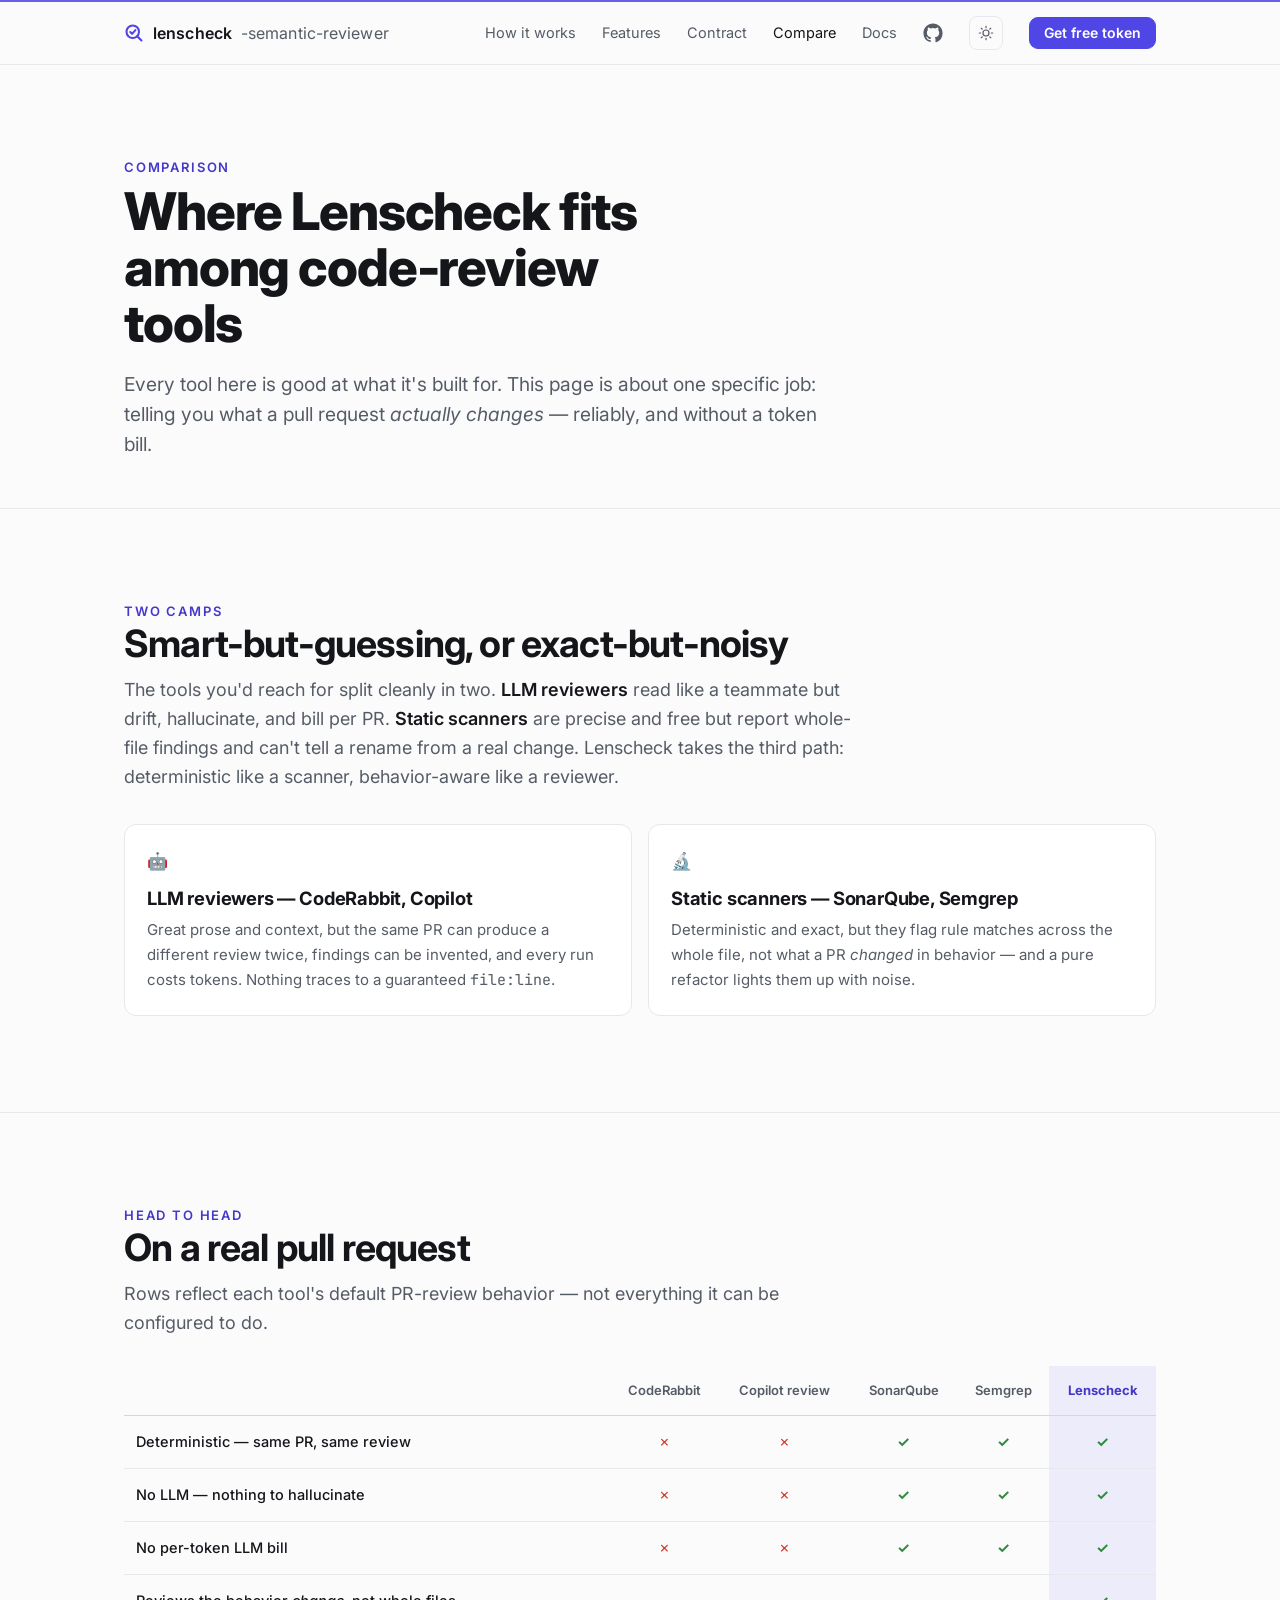
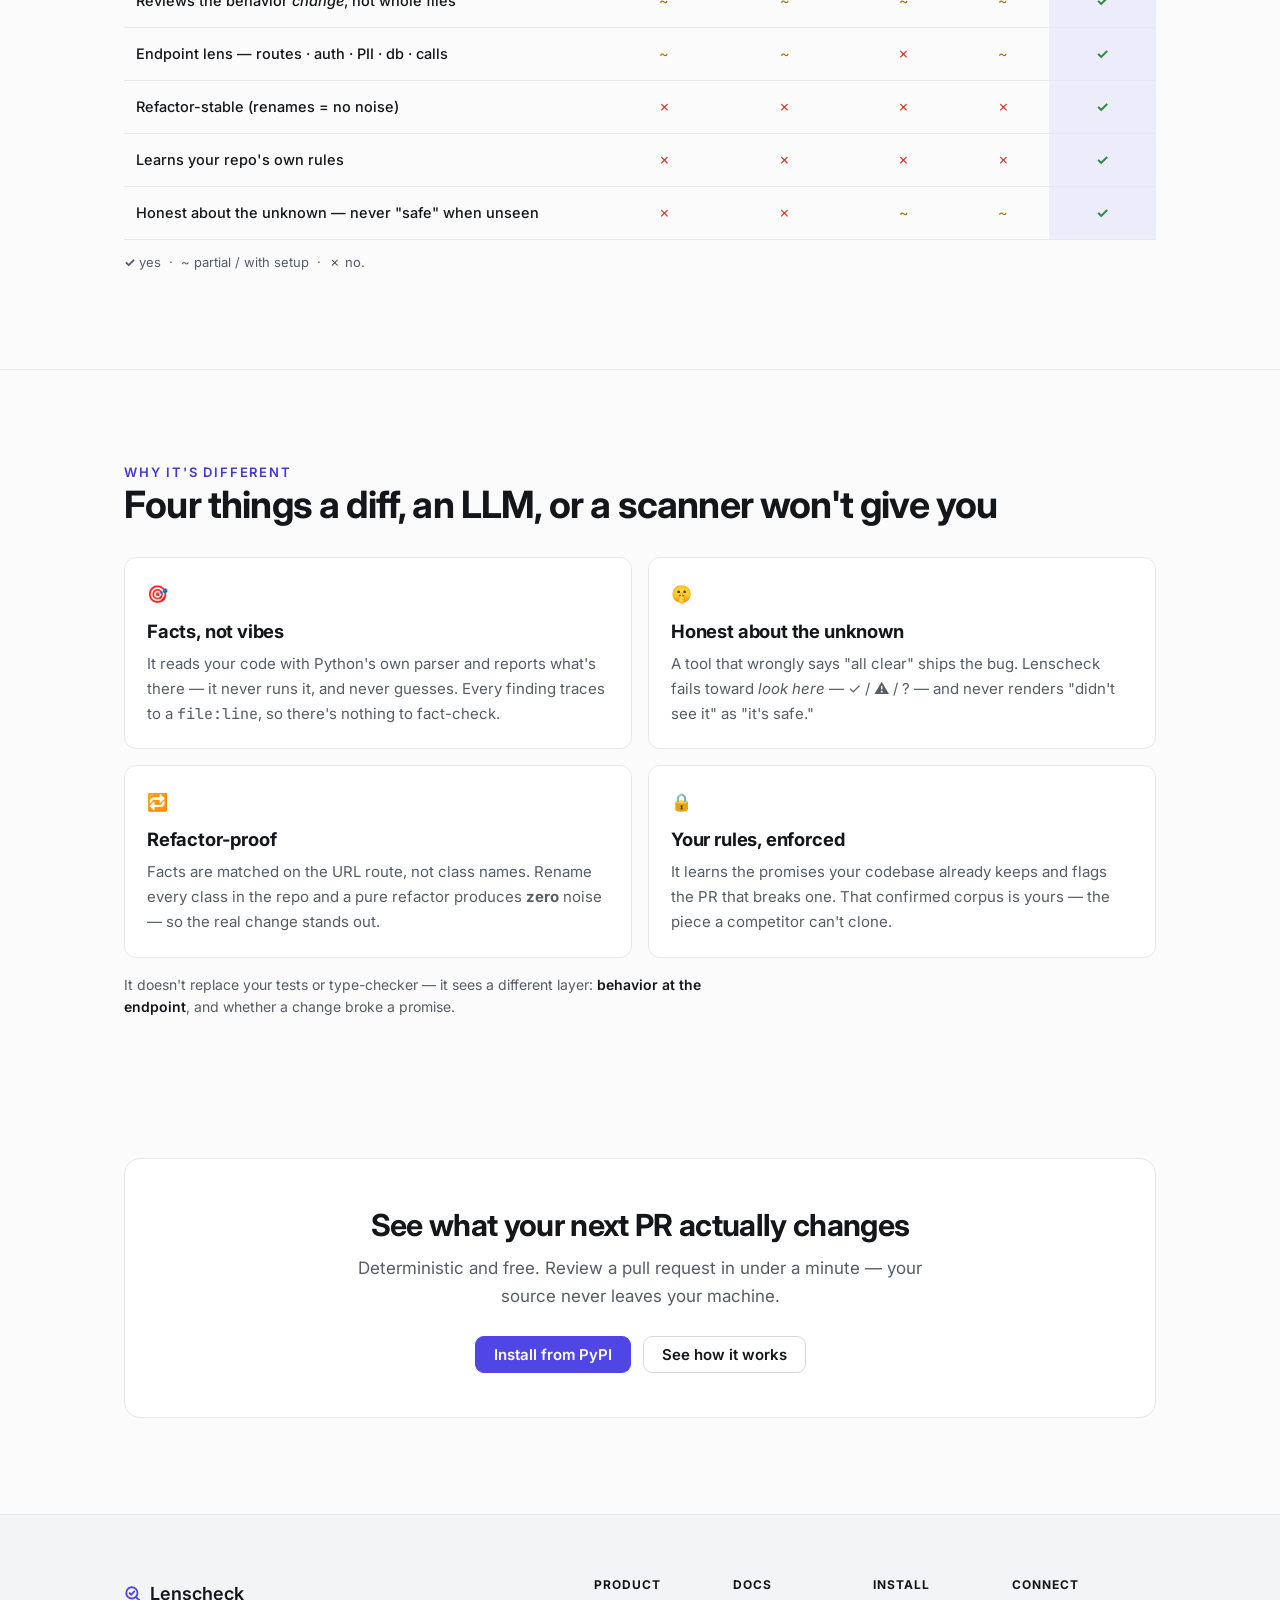
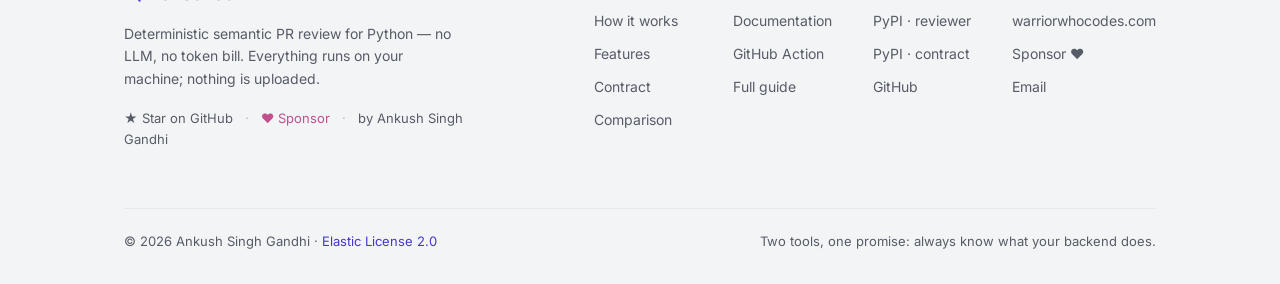
<file: docs/compare.html>
<!DOCTYPE html>
<html lang="en">
<head>
<meta charset="UTF-8">
<meta name="viewport" content="width=device-width, initial-scale=1.0">
<title>Lenscheck vs CodeRabbit, Copilot, SonarQube & Semgrep — code review compared</title>
<meta name="description" content="How Lenscheck compares to the tools you already review code with — CodeRabbit, GitHub Copilot review, SonarQube and Semgrep. Deterministic, no LLM, reviews what a PR actually changes.">
<meta name="keywords" content="lenscheck vs coderabbit, lenscheck vs copilot, lenscheck vs sonarqube, lenscheck vs semgrep, deterministic code review, PR reviewer comparison">
<link rel="canonical" href="https://warriorwhocodes.com/lenscheck-semantic-reviewer/compare.html">
<link rel="icon" type="image/png" href="images/lenscheck-mark.png">
<meta property="og:type" content="website">
<meta property="og:title" content="Lenscheck vs CodeRabbit, Copilot, SonarQube & Semgrep">
<meta property="og:description" content="Deterministic, no-LLM PR review — compared with the code-review tools you already use.">
<meta property="og:url" content="https://warriorwhocodes.com/lenscheck-semantic-reviewer/compare.html">
<script>(function(){try{var t=localStorage.getItem('lc-theme');if(t==='dark'||(!t&&matchMedia('(prefers-color-scheme:dark)').matches))document.documentElement.setAttribute('data-theme','dark');}catch(e){}})();</script>
<link rel="stylesheet" href="site.css?v=20260922">
</head>
<body>
<div class="spectrum"></div>

<nav><div class="wrap">
  <a class="logo" href="index.html">
    <svg class="lc-mark" viewBox="0 0 24 24" width="20" height="20" fill="none" stroke="currentColor" stroke-width="2.5" stroke-linecap="round" stroke-linejoin="round"><circle cx="10.5" cy="10.5" r="7.5"/><path d="m21 21-5.2-5.2"/><path d="m7.5 10.8 2.2 2.2 4-4.5"/></svg>
    <b>lenscheck</b><span class="lc-dim">-semantic-reviewer</span>
  </a>
  <div class="links">
    <a href="index.html#how">How it works</a>
    <a href="features.html">Features</a>
    <a href="contract.html">Contract</a>
    <a href="compare.html" class="active">Compare</a>
    <a href="docs.html">Docs</a>
    <a class="lc-gh" href="https://github.com/AnkushSinghGandhi/lenscheck-semantic-reviewer" aria-label="Lenscheck on GitHub" title="GitHub">
      <svg viewBox="0 0 24 24" width="20" height="20" fill="currentColor"><path d="M12 .5C5.65.5.5 5.65.5 12a11.5 11.5 0 0 0 7.86 10.92c.58.1.79-.25.79-.56v-2c-3.2.7-3.88-1.37-3.88-1.37-.53-1.34-1.29-1.7-1.29-1.7-1.05-.72.08-.7.08-.7 1.16.08 1.77 1.2 1.77 1.2 1.03 1.77 2.7 1.26 3.36.96.1-.75.4-1.26.73-1.55-2.55-.29-5.24-1.28-5.24-5.7 0-1.26.45-2.29 1.19-3.1-.12-.29-.52-1.46.11-3.05 0 0 .97-.31 3.18 1.18a11 11 0 0 1 5.8 0c2.2-1.49 3.17-1.18 3.17-1.18.63 1.59.23 2.76.11 3.05.74.81 1.19 1.84 1.19 3.1 0 4.43-2.69 5.4-5.25 5.69.41.36.78 1.06.78 2.14v3.17c0 .31.21.67.8.56A11.5 11.5 0 0 0 23.5 12C23.5 5.65 18.35.5 12 .5Z"/></svg>
    </a>
    <button class="lc-theme" type="button" aria-label="Toggle dark mode" title="Toggle theme" onclick="lcTheme()">
      <svg viewBox="0 0 24 24" width="16" height="16" fill="none" stroke="currentColor" stroke-width="1.8" stroke-linecap="round"><circle cx="12" cy="12" r="4.5"/><path d="M12 2v2M12 20v2M2 12h2M20 12h2M4.9 4.9l1.4 1.4M17.7 17.7l1.4 1.4M19.1 4.9l-1.4 1.4M6.3 17.7l-1.4 1.4"/></svg>
    </button>
    <a class="btn primary sm" href="index.html#request">Get free token</a>
  </div>
</div></nav>

<header class="page-head"><div class="wrap">
  <div class="eyebrow">Comparison</div>
  <h1>Where Lenscheck fits among code-review tools</h1>
  <p>Every tool here is good at what it's built for. This page is about one specific job: telling you what a pull request <em>actually changes</em> — reliably, and without a token bill.</p>
</div></header>

<!-- the two camps -->
<section><div class="wrap">
  <div class="eyebrow">Two camps</div>
  <h2>Smart-but-guessing, or exact-but-noisy</h2>
  <p class="lead">The tools you'd reach for split cleanly in two. <b>LLM reviewers</b> read like a teammate but drift, hallucinate, and bill per PR. <b>Static scanners</b> are precise and free but report whole-file findings and can't tell a rename from a real change. Lenscheck takes the third path: deterministic like a scanner, behavior-aware like a reviewer.</p>
  <div class="grid g2">
    <div class="card">
      <div class="ico">🤖</div>
      <h3>LLM reviewers — CodeRabbit, Copilot</h3>
      <p>Great prose and context, but the same PR can produce a different review twice, findings can be invented, and every run costs tokens. Nothing traces to a guaranteed <code>file:line</code>.</p>
    </div>
    <div class="card">
      <div class="ico">🔬</div>
      <h3>Static scanners — SonarQube, Semgrep</h3>
      <p>Deterministic and exact, but they flag rule matches across the whole file, not what a PR <i>changed</i> in behavior — and a pure refactor lights them up with noise.</p>
    </div>
  </div>
</div></section>

<!-- the matrix -->
<section><div class="wrap">
  <div class="eyebrow">Head to head</div>
  <h2>On a real pull request</h2>
  <p class="lead">Rows reflect each tool's default PR-review behavior — not everything it can be configured to do.</p>
  <div style="overflow-x:auto">
  <table class="cmp">
    <thead><tr><th></th><th>CodeRabbit</th><th>Copilot review</th><th>SonarQube</th><th>Semgrep</th><th class="col-lenscheck">Lenscheck</th></tr></thead>
    <tbody>
      <tr><td>Deterministic — same PR, same review</td><td class="n">✗</td><td class="n">✗</td><td class="y">✓</td><td class="y">✓</td><td class="col-lenscheck y">✓</td></tr>
      <tr><td>No LLM — nothing to hallucinate</td><td class="n">✗</td><td class="n">✗</td><td class="y">✓</td><td class="y">✓</td><td class="col-lenscheck y">✓</td></tr>
      <tr><td>No per-token LLM bill</td><td class="n">✗</td><td class="n">✗</td><td class="y">✓</td><td class="y">✓</td><td class="col-lenscheck y">✓</td></tr>
      <tr><td>Reviews the behavior <i>change</i>, not whole files</td><td class="p">~</td><td class="p">~</td><td class="p">~</td><td class="p">~</td><td class="col-lenscheck y">✓</td></tr>
      <tr><td>Endpoint lens — routes · auth · PII · db · calls</td><td class="p">~</td><td class="p">~</td><td class="n">✗</td><td class="p">~</td><td class="col-lenscheck y">✓</td></tr>
      <tr><td>Refactor-stable (renames = no noise)</td><td class="n">✗</td><td class="n">✗</td><td class="n">✗</td><td class="n">✗</td><td class="col-lenscheck y">✓</td></tr>
      <tr><td>Learns your repo's own rules</td><td class="n">✗</td><td class="n">✗</td><td class="n">✗</td><td class="n">✗</td><td class="col-lenscheck y">✓</td></tr>
      <tr><td>Honest about the unknown — never "safe" when unseen</td><td class="n">✗</td><td class="n">✗</td><td class="p">~</td><td class="p">~</td><td class="col-lenscheck y">✓</td></tr>
    </tbody>
  </table>
  </div>
  <p class="lead" style="font-size:13px;margin-top:12px"><span class="y" style="font-weight:700">✓</span> yes &nbsp;·&nbsp; <span class="p">~</span> partial / with setup &nbsp;·&nbsp; <span class="n">✗</span> no.</p>
</div></section>

<!-- why -->
<section id="why"><div class="wrap">
  <div class="eyebrow">Why it's different</div>
  <h2>Four things a diff, an LLM, or a scanner won't give you</h2>
  <div class="grid g2">
    <div class="card"><div class="ico">🎯</div><h3>Facts, not vibes</h3><p>It reads your code with Python's own parser and reports what's there — it never runs it, and never guesses. Every finding traces to a <code>file:line</code>, so there's nothing to fact-check.</p></div>
    <div class="card"><div class="ico">🤫</div><h3>Honest about the unknown</h3><p>A tool that wrongly says "all clear" ships the bug. Lenscheck fails toward <i>look here</i> — ✓ / ⚠ / ? — and never renders "didn't see it" as "it's safe."</p></div>
    <div class="card"><div class="ico">🔁</div><h3>Refactor-proof</h3><p>Facts are matched on the URL route, not class names. Rename every class in the repo and a pure refactor produces <b>zero</b> noise — so the real change stands out.</p></div>
    <div class="card"><div class="ico">🔒</div><h3>Your rules, enforced</h3><p>It learns the promises your codebase already keeps and flags the PR that breaks one. That confirmed corpus is yours — the piece a competitor can't clone.</p></div>
  </div>
  <p class="lead" style="font-size:14px;margin-top:16px">It doesn't replace your tests or type-checker — it sees a different layer: <b>behavior at the endpoint</b>, and whether a change broke a promise.</p>
</div></section>

<!-- cta -->
<section style="border-top:none;padding-top:0"><div class="wrap">
  <div class="cta-band">
    <h2>See what your next PR actually changes</h2>
    <p>Deterministic and free. Review a pull request in under a minute — your source never leaves your machine.</p>
    <div class="cta">
      <a class="btn primary" href="https://pypi.org/project/lenscheck-semantic-reviewer/">Install from PyPI</a>
      <a class="btn ghost" href="index.html#how">See how it works</a>
    </div>
  </div>
</div></section>

<footer class="site-footer"><div class="wrap">
  <div class="f-top">
    <div class="f-brand">
      <div class="f-logo"><svg class="lc-mark" viewBox="0 0 24 24" width="18" height="18" fill="none" stroke="currentColor" stroke-width="2.5" stroke-linecap="round" stroke-linejoin="round" style="vertical-align:-3px"><circle cx="10.5" cy="10.5" r="7.5"/><path d="m21 21-5.2-5.2"/><path d="m7.5 10.8 2.2 2.2 4-4.5"/></svg> <span>Lenscheck</span></div>
      <p>Deterministic semantic PR review for Python — no LLM, no token bill. Everything runs on your machine; nothing is uploaded.</p>
      <p class="f-colophon"><a class="star" href="https://github.com/AnkushSinghGandhi/lenscheck-semantic-reviewer">★ Star on GitHub</a> <span class="sep">·</span> <a class="sponsor" href="https://github.com/sponsors/AnkushSinghGandhi">♥ Sponsor</a> <span class="sep">·</span> by <a href="https://warriorwhocodes.com">Ankush Singh Gandhi</a></p>
    </div>
    <div class="f-cols">
      <div class="f-col"><h4>Product</h4>
        <a href="index.html#how">How it works</a>
        <a href="features.html">Features</a>
        <a href="contract.html">Contract</a>
        <a href="compare.html">Comparison</a>
      </div>
      <div class="f-col"><h4>Docs</h4>
        <a href="docs.html">Documentation</a>
        <a href="docs.html#r-action">GitHub Action</a>
        <a href="https://github.com/AnkushSinghGandhi/lenscheck-semantic-reviewer/blob/main/blog/lenscheck-complete-guide.md">Full guide</a>
      </div>
      <div class="f-col"><h4>Install</h4>
        <a href="https://pypi.org/project/lenscheck-semantic-reviewer/">PyPI · reviewer</a>
        <a href="https://pypi.org/project/lenscheck-contract/">PyPI · contract</a>
        <a href="https://github.com/AnkushSinghGandhi/lenscheck-semantic-reviewer">GitHub</a>
      </div>
      <div class="f-col"><h4>Connect</h4>
        <a href="https://warriorwhocodes.com">warriorwhocodes.com</a>
        <a href="https://github.com/sponsors/AnkushSinghGandhi">Sponsor ♥</a>
        <a href="mailto:ankushsinghgandhi@gmail.com">Email</a>
      </div>
    </div>
  </div>
  <div class="f-bottom">
    <span>© 2026 Ankush Singh Gandhi · <a href="https://github.com/AnkushSinghGandhi/lenscheck-semantic-reviewer/blob/main/LICENSE">Elastic License 2.0</a></span>
    <span>Two tools, one promise: always know what your backend does.</span>
  </div>
</div></footer>

<script>function lcTheme(){var d=document.documentElement,dark=d.getAttribute('data-theme')==='dark';if(dark){d.removeAttribute('data-theme');try{localStorage.setItem('lc-theme','light')}catch(e){}}else{d.setAttribute('data-theme','dark');try{localStorage.setItem('lc-theme','dark')}catch(e){}}}</script>
</body>
</html>
</file>
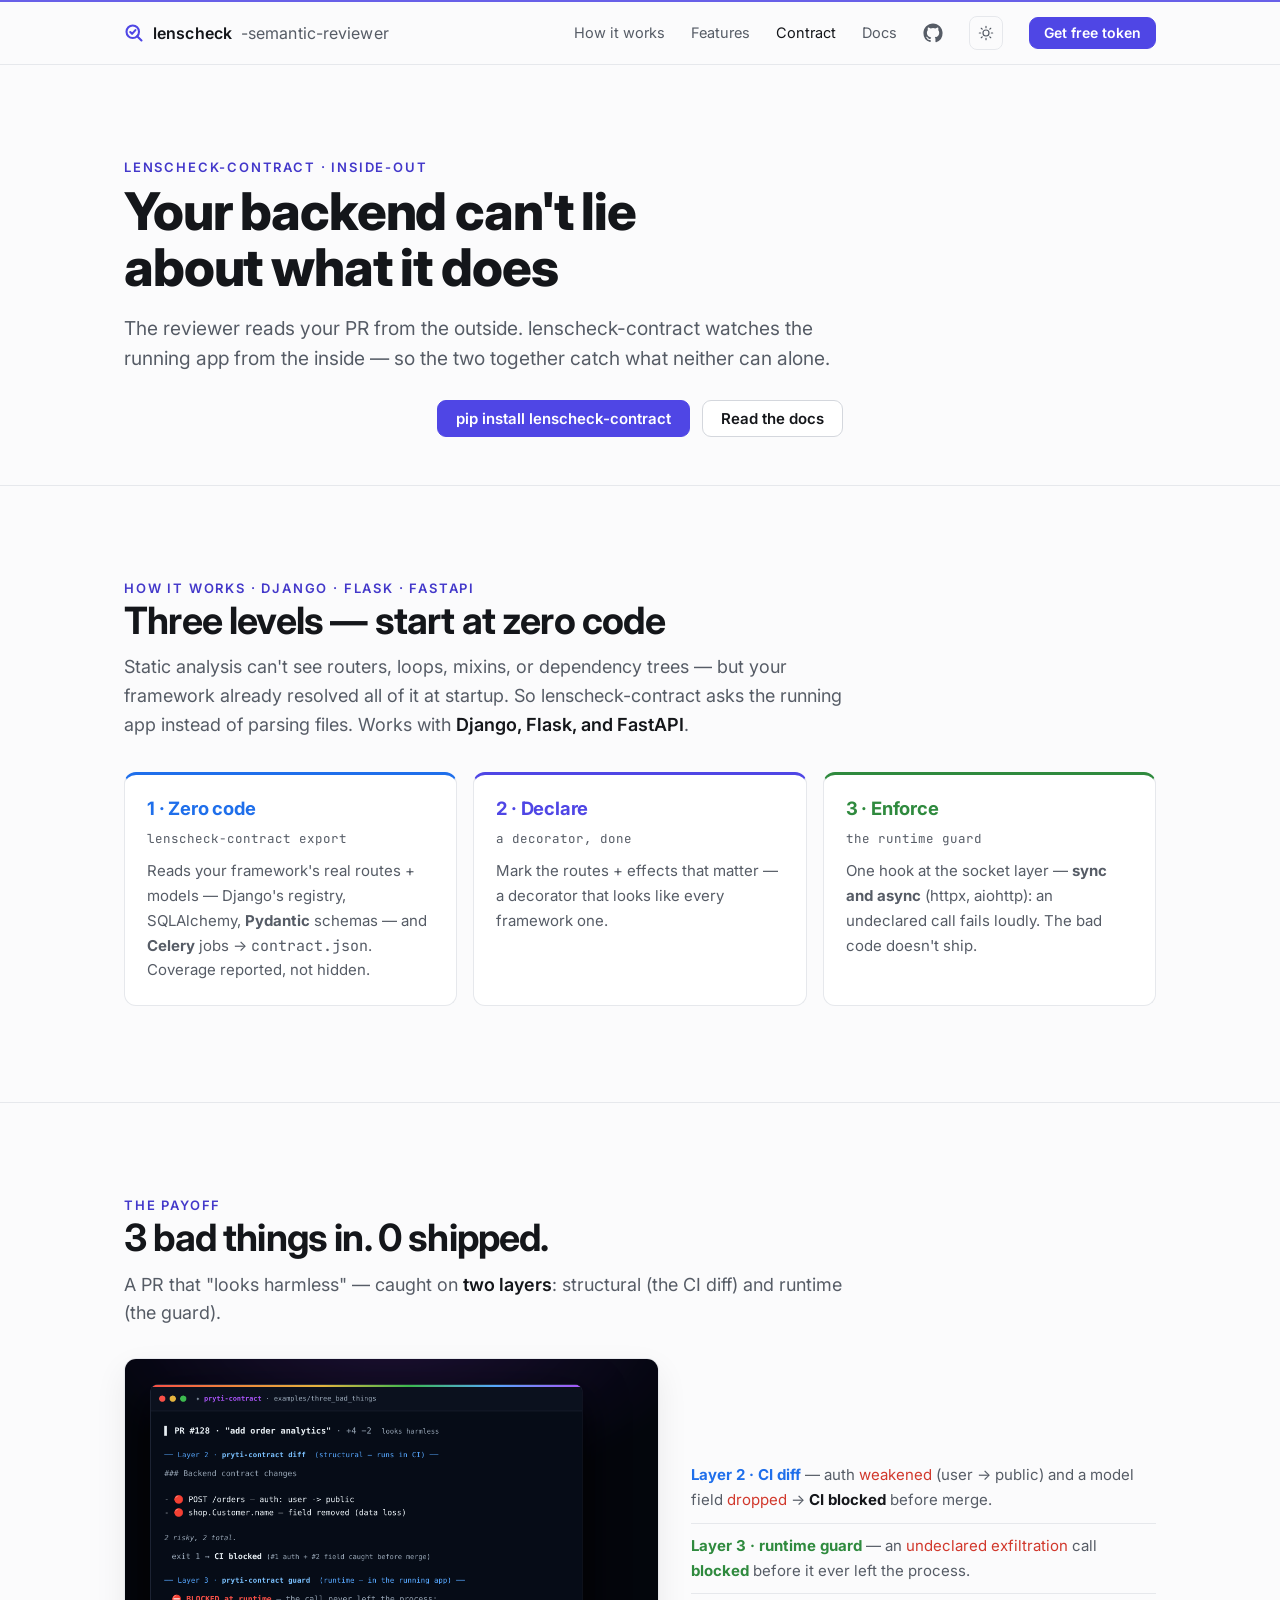
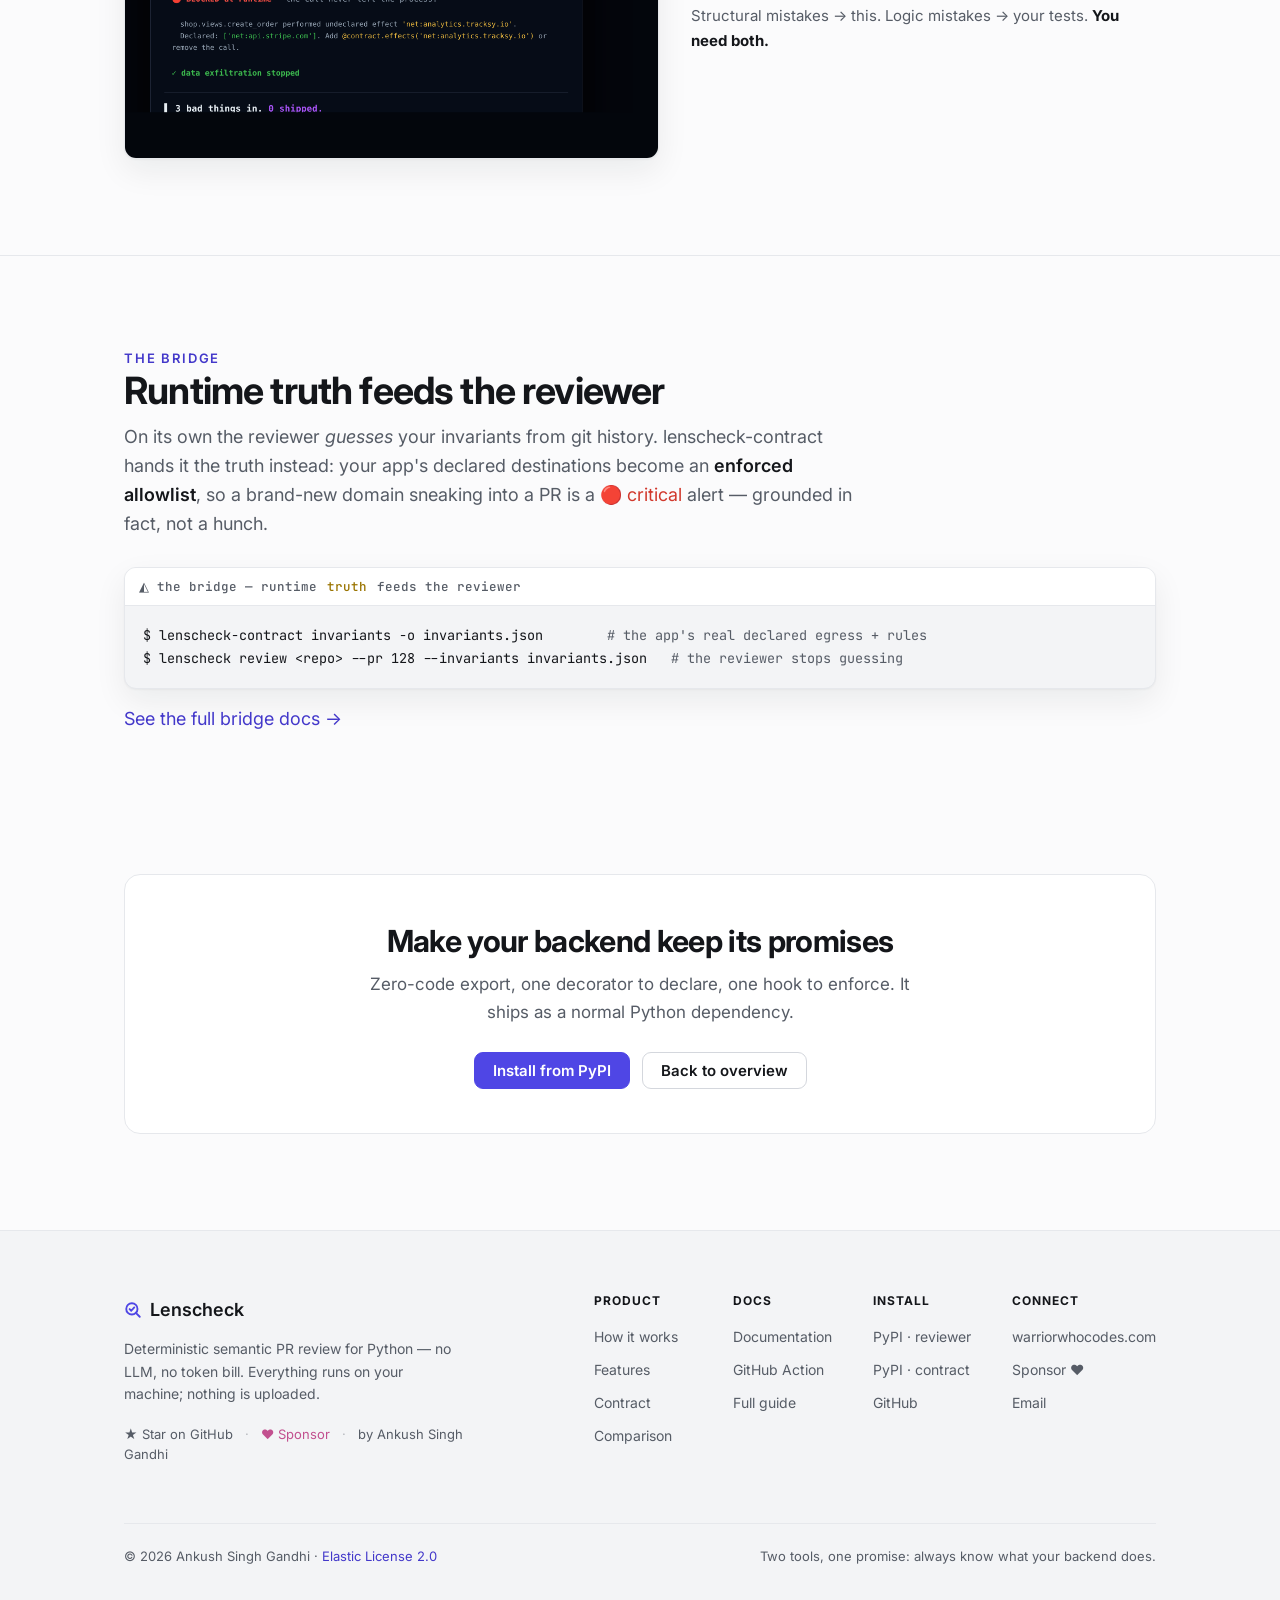
<file: docs/contract.html>
<!DOCTYPE html>
<html lang="en">
<head>
<meta charset="UTF-8">
<meta name="viewport" content="width=device-width, initial-scale=1.0">
<title>lenscheck-contract — your Python backend can't lie about what it does</title>
<meta name="description" content="lenscheck-contract records what your Django, Flask, or FastAPI app really does — routes, models, effects, background jobs — fails CI on a risky change, and blocks undeclared calls at runtime. The inside-out half of the Lenscheck ecosystem.">
<meta name="keywords" content="lenscheck-contract, django flask fastapi contract testing, runtime egress guard, api contract, declared effects, pydantic celery CI gate">
<link rel="canonical" href="https://warriorwhocodes.com/lenscheck-semantic-reviewer/contract.html">
<link rel="icon" type="image/png" href="images/lenscheck-mark.png">
<meta property="og:type" content="website">
<meta property="og:title" content="lenscheck-contract — your backend can't lie about what it does">
<meta property="og:description" content="Records routes, models & effects at runtime, gates risky changes in CI, and blocks undeclared calls in production.">
<meta property="og:url" content="https://warriorwhocodes.com/lenscheck-semantic-reviewer/contract.html">
<script>(function(){try{var t=localStorage.getItem('lc-theme');if(t==='dark'||(!t&&matchMedia('(prefers-color-scheme:dark)').matches))document.documentElement.setAttribute('data-theme','dark');}catch(e){}})();</script>
<link rel="stylesheet" href="site.css?v=20260922">
</head>
<body>
<div class="spectrum"></div>

<nav><div class="wrap">
  <a class="logo" href="index.html">
    <svg class="lc-mark" viewBox="0 0 24 24" width="20" height="20" fill="none" stroke="currentColor" stroke-width="2.5" stroke-linecap="round" stroke-linejoin="round"><circle cx="10.5" cy="10.5" r="7.5"/><path d="m21 21-5.2-5.2"/><path d="m7.5 10.8 2.2 2.2 4-4.5"/></svg>
    <b>lenscheck</b><span class="lc-dim">-semantic-reviewer</span>
  </a>
  <div class="links">
    <a href="index.html#how">How it works</a>
    <a href="features.html">Features</a>
    <a href="contract.html" class="active">Contract</a>
    <a href="docs.html">Docs</a>
    <a class="lc-gh" href="https://github.com/AnkushSinghGandhi/lenscheck-contract" aria-label="lenscheck-contract on GitHub" title="GitHub">
      <svg viewBox="0 0 24 24" width="20" height="20" fill="currentColor"><path d="M12 .5C5.65.5.5 5.65.5 12a11.5 11.5 0 0 0 7.86 10.92c.58.1.79-.25.79-.56v-2c-3.2.7-3.88-1.37-3.88-1.37-.53-1.34-1.29-1.7-1.29-1.7-1.05-.72.08-.7.08-.7 1.16.08 1.77 1.2 1.77 1.2 1.03 1.77 2.7 1.26 3.36.96.1-.75.4-1.26.73-1.55-2.55-.29-5.24-1.28-5.24-5.7 0-1.26.45-2.29 1.19-3.1-.12-.29-.52-1.46.11-3.05 0 0 .97-.31 3.18 1.18a11 11 0 0 1 5.8 0c2.2-1.49 3.17-1.18 3.17-1.18.63 1.59.23 2.76.11 3.05.74.81 1.19 1.84 1.19 3.1 0 4.43-2.69 5.4-5.25 5.69.41.36.78 1.06.78 2.14v3.17c0 .31.21.67.8.56A11.5 11.5 0 0 0 23.5 12C23.5 5.65 18.35.5 12 .5Z"/></svg>
    </a>
    <button class="lc-theme" type="button" aria-label="Toggle dark mode" title="Toggle theme" onclick="lcTheme()">
      <svg viewBox="0 0 24 24" width="16" height="16" fill="none" stroke="currentColor" stroke-width="1.8" stroke-linecap="round"><circle cx="12" cy="12" r="4.5"/><path d="M12 2v2M12 20v2M2 12h2M20 12h2M4.9 4.9l1.4 1.4M17.7 17.7l1.4 1.4M19.1 4.9l-1.4 1.4M6.3 17.7l-1.4 1.4"/></svg>
    </button>
    <a class="btn primary sm" href="index.html#request">Get free token</a>
  </div>
</div></nav>

<header class="page-head"><div class="wrap">
  <div class="eyebrow">lenscheck-contract · inside-out</div>
  <h1>Your backend can't lie about what it does</h1>
  <p>The reviewer reads your PR from the outside. lenscheck-contract watches the running app from the inside — so the two together catch what neither can alone.</p>
  <div class="cta" style="margin-top:26px">
    <a class="btn primary" href="https://pypi.org/project/lenscheck-contract/">pip install lenscheck-contract</a>
    <a class="btn ghost" href="docs.html#contract">Read the docs</a>
  </div>
</div></header>

<!-- three levels -->
<section><div class="wrap">
  <div class="eyebrow">How it works · Django · Flask · FastAPI</div>
  <h2>Three levels — start at zero code</h2>
  <p class="lead">Static analysis can't see routers, loops, mixins, or dependency trees — but your framework already resolved all of it at startup. So lenscheck-contract asks the running app instead of parsing files. Works with <b>Django, Flask, and FastAPI</b>.</p>
  <div class="grid g3">
    <div class="card lvl" style="border-top-color:var(--cyan)"><h3 style="color:var(--cyan)">1 · Zero code</h3><span class="tag">lenscheck-contract export</span><p>Reads your framework's real routes + models — Django's registry, SQLAlchemy, <b>Pydantic</b> schemas — and <b>Celery</b> jobs → <code>contract.json</code>. Coverage reported, not hidden.</p></div>
    <div class="card lvl" style="border-top-color:var(--accent)"><h3 style="color:var(--accent)">2 · Declare</h3><span class="tag">a decorator, done</span><p>Mark the routes + effects that matter — a decorator that looks like every framework one.</p></div>
    <div class="card lvl" style="border-top-color:var(--low)"><h3 style="color:var(--low)">3 · Enforce</h3><span class="tag">the runtime guard</span><p>One hook at the socket layer — <b>sync and async</b> (httpx, aiohttp): an undeclared call fails loudly. The bad code doesn't ship.</p></div>
  </div>
</div></section>

<!-- money shot -->
<section><div class="wrap">
  <div class="eyebrow">The payoff</div>
  <h2>3 bad things in. 0 shipped.</h2>
  <p class="lead">A PR that "looks harmless" — caught on <b>two layers</b>: structural (the CI diff) and runtime (the guard).</p>
  <div class="split">
    <div class="shot"><img src="images/money-shot.png" alt="lenscheck-contract catching three bad things across CI and runtime"></div>
    <ul class="layerlist">
      <li><b style="color:var(--cyan)">Layer 2 · CI diff</b> — auth <span class="c-crit">weakened</span> (user → public) and a model field <span class="c-crit">dropped</span> → <b>CI blocked</b> before merge.</li>
      <li><b style="color:var(--low)">Layer 3 · runtime guard</b> — an <span class="c-crit">undeclared exfiltration</span> call <b style="color:var(--low)">blocked</b> before it ever left the process.</li>
      <li>Structural mistakes → this. Logic mistakes → your tests. <b>You need both.</b></li>
    </ul>
  </div>
</div></section>

<!-- the bridge -->
<section id="bridge"><div class="wrap">
  <div class="eyebrow">The bridge</div>
  <h2>Runtime truth feeds the reviewer</h2>
  <p class="lead">On its own the reviewer <i>guesses</i> your invariants from git history. lenscheck-contract hands it the truth instead: your app's declared destinations become an <b>enforced allowlist</b>, so a brand-new domain sneaking into a PR is a <span class="c-crit">🔴 critical</span> alert — grounded in fact, not a hunch.</p>
  <div class="term">
    <div class="bar">◭ the bridge — runtime <i>truth</i> feeds the reviewer</div>
    <pre>$ lenscheck-contract invariants -o invariants.json        <span class="muted"># the app's real declared egress + rules</span>
$ lenscheck review &lt;repo&gt; --pr 128 --invariants invariants.json   <span class="muted"># the reviewer stops guessing</span></pre>
  </div>
  <p class="lead" style="margin-top:16px"><a href="docs.html#bridge">See the full bridge docs →</a></p>
</div></section>

<!-- cta -->
<section style="border-top:none;padding-top:0"><div class="wrap">
  <div class="cta-band">
    <h2>Make your backend keep its promises</h2>
    <p>Zero-code export, one decorator to declare, one hook to enforce. It ships as a normal Python dependency.</p>
    <div class="cta">
      <a class="btn primary" href="https://pypi.org/project/lenscheck-contract/">Install from PyPI</a>
      <a class="btn ghost" href="index.html">Back to overview</a>
    </div>
  </div>
</div></section>

<footer class="site-footer"><div class="wrap">
  <div class="f-top">
    <div class="f-brand">
      <div class="f-logo"><svg class="lc-mark" viewBox="0 0 24 24" width="18" height="18" fill="none" stroke="currentColor" stroke-width="2.5" stroke-linecap="round" stroke-linejoin="round" style="vertical-align:-3px"><circle cx="10.5" cy="10.5" r="7.5"/><path d="m21 21-5.2-5.2"/><path d="m7.5 10.8 2.2 2.2 4-4.5"/></svg> <span>Lenscheck</span></div>
      <p>Deterministic semantic PR review for Python — no LLM, no token bill. Everything runs on your machine; nothing is uploaded.</p>
      <p class="f-colophon"><a class="star" href="https://github.com/AnkushSinghGandhi/lenscheck-semantic-reviewer">★ Star on GitHub</a> <span class="sep">·</span> <a class="sponsor" href="https://github.com/sponsors/AnkushSinghGandhi">♥ Sponsor</a> <span class="sep">·</span> by <a href="https://warriorwhocodes.com">Ankush Singh Gandhi</a></p>
    </div>
    <div class="f-cols">
      <div class="f-col"><h4>Product</h4>
        <a href="index.html#how">How it works</a>
        <a href="features.html">Features</a>
        <a href="contract.html">Contract</a>
        <a href="compare.html">Comparison</a>
      </div>
      <div class="f-col"><h4>Docs</h4>
        <a href="docs.html">Documentation</a>
        <a href="docs.html#r-action">GitHub Action</a>
        <a href="https://github.com/AnkushSinghGandhi/lenscheck-semantic-reviewer/blob/main/blog/lenscheck-complete-guide.md">Full guide</a>
      </div>
      <div class="f-col"><h4>Install</h4>
        <a href="https://pypi.org/project/lenscheck-semantic-reviewer/">PyPI · reviewer</a>
        <a href="https://pypi.org/project/lenscheck-contract/">PyPI · contract</a>
        <a href="https://github.com/AnkushSinghGandhi/lenscheck-semantic-reviewer">GitHub</a>
      </div>
      <div class="f-col"><h4>Connect</h4>
        <a href="https://warriorwhocodes.com">warriorwhocodes.com</a>
        <a href="https://github.com/sponsors/AnkushSinghGandhi">Sponsor ♥</a>
        <a href="mailto:ankushsinghgandhi@gmail.com">Email</a>
      </div>
    </div>
  </div>
  <div class="f-bottom">
    <span>© 2026 Ankush Singh Gandhi · <a href="https://github.com/AnkushSinghGandhi/lenscheck-semantic-reviewer/blob/main/LICENSE">Elastic License 2.0</a></span>
    <span>Two tools, one promise: always know what your backend does.</span>
  </div>
</div></footer>

<script>function lcTheme(){var d=document.documentElement,dark=d.getAttribute('data-theme')==='dark';if(dark){d.removeAttribute('data-theme');try{localStorage.setItem('lc-theme','light')}catch(e){}}else{d.setAttribute('data-theme','dark');try{localStorage.setItem('lc-theme','dark')}catch(e){}}}</script>
</body>
</html>
</file>
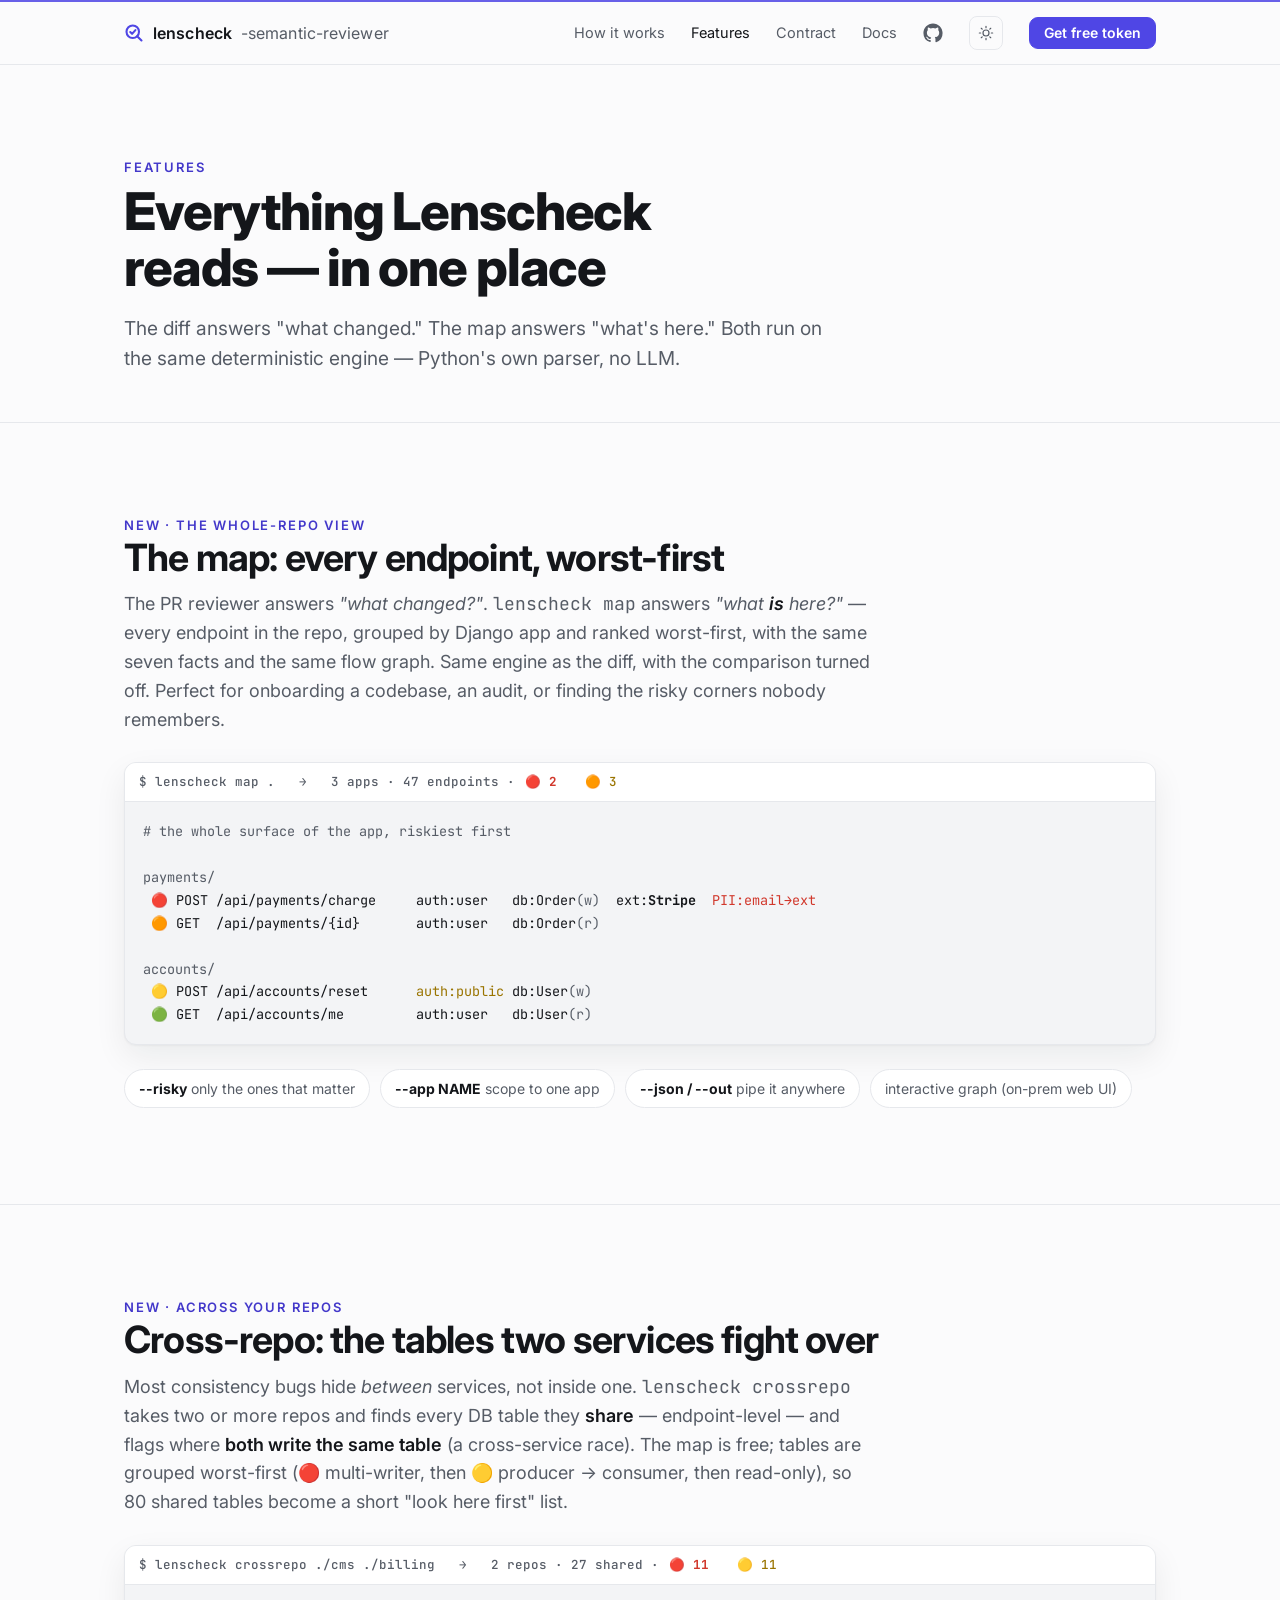
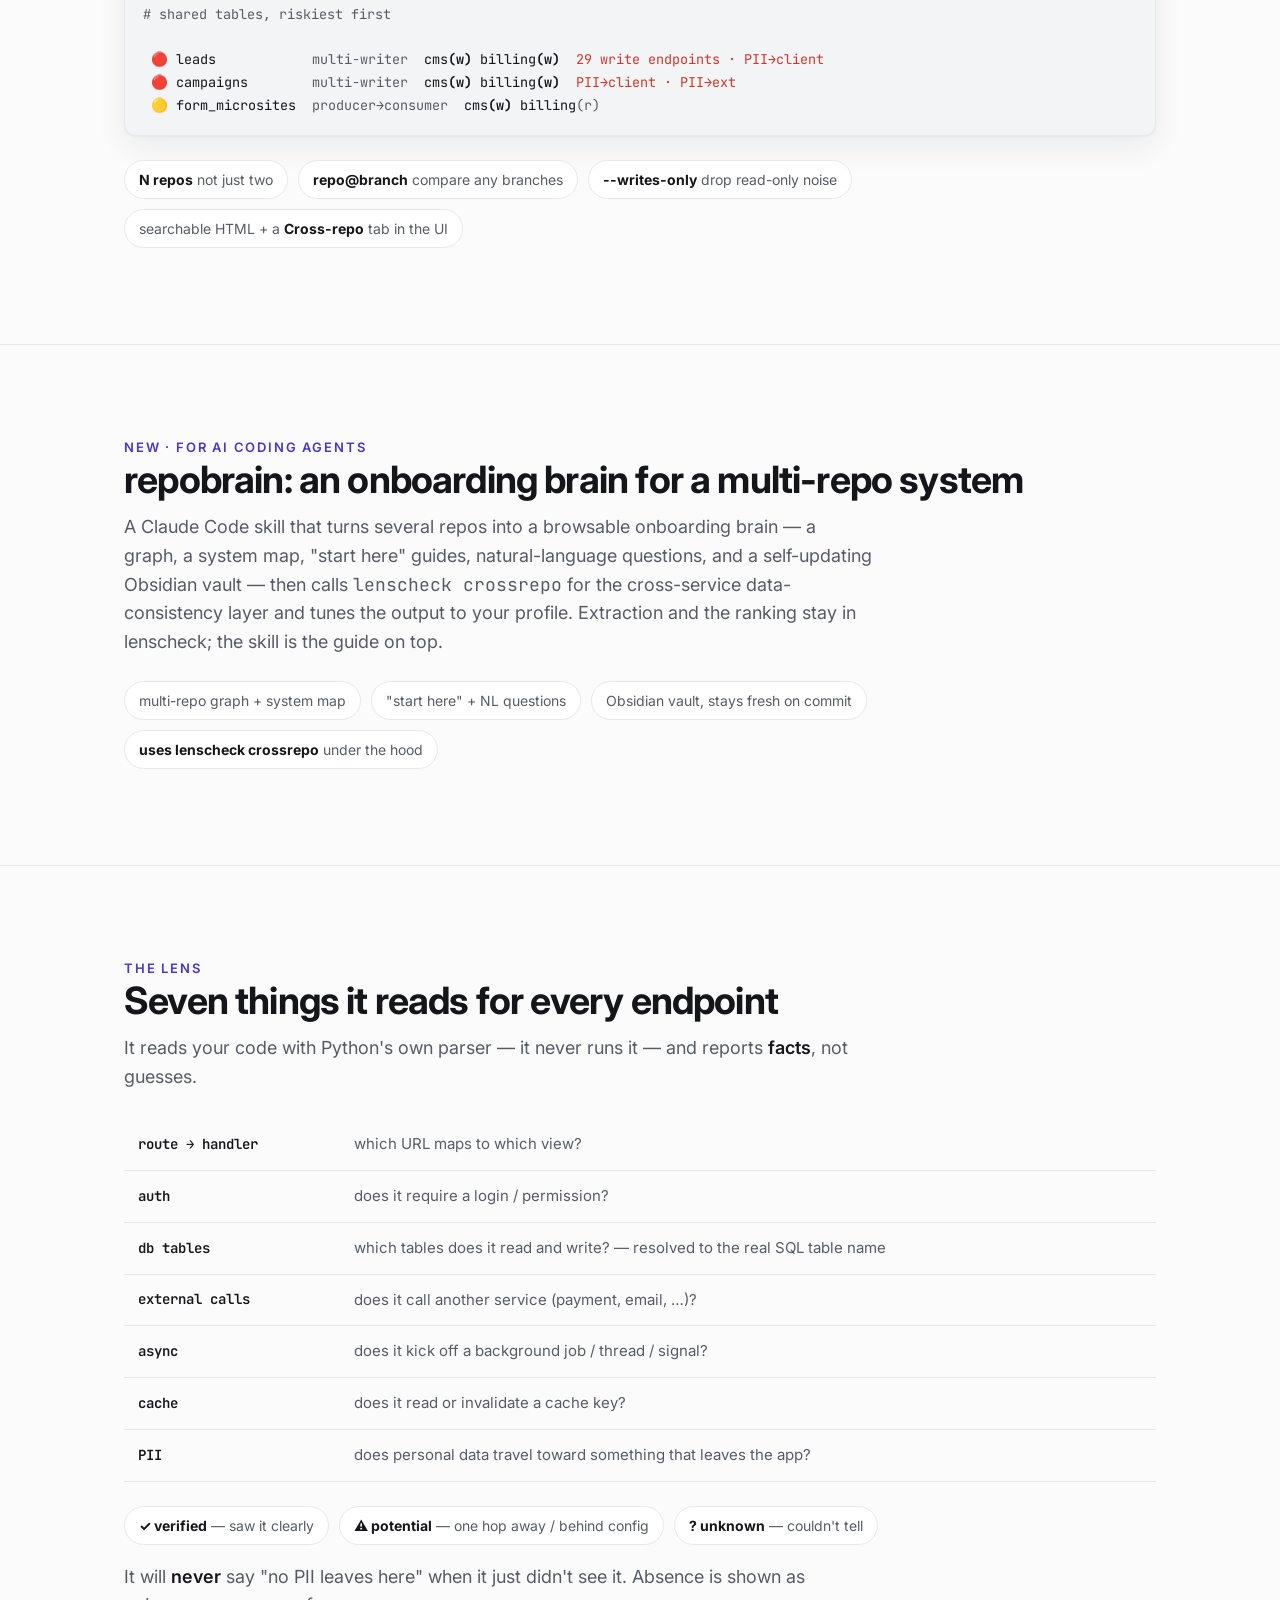
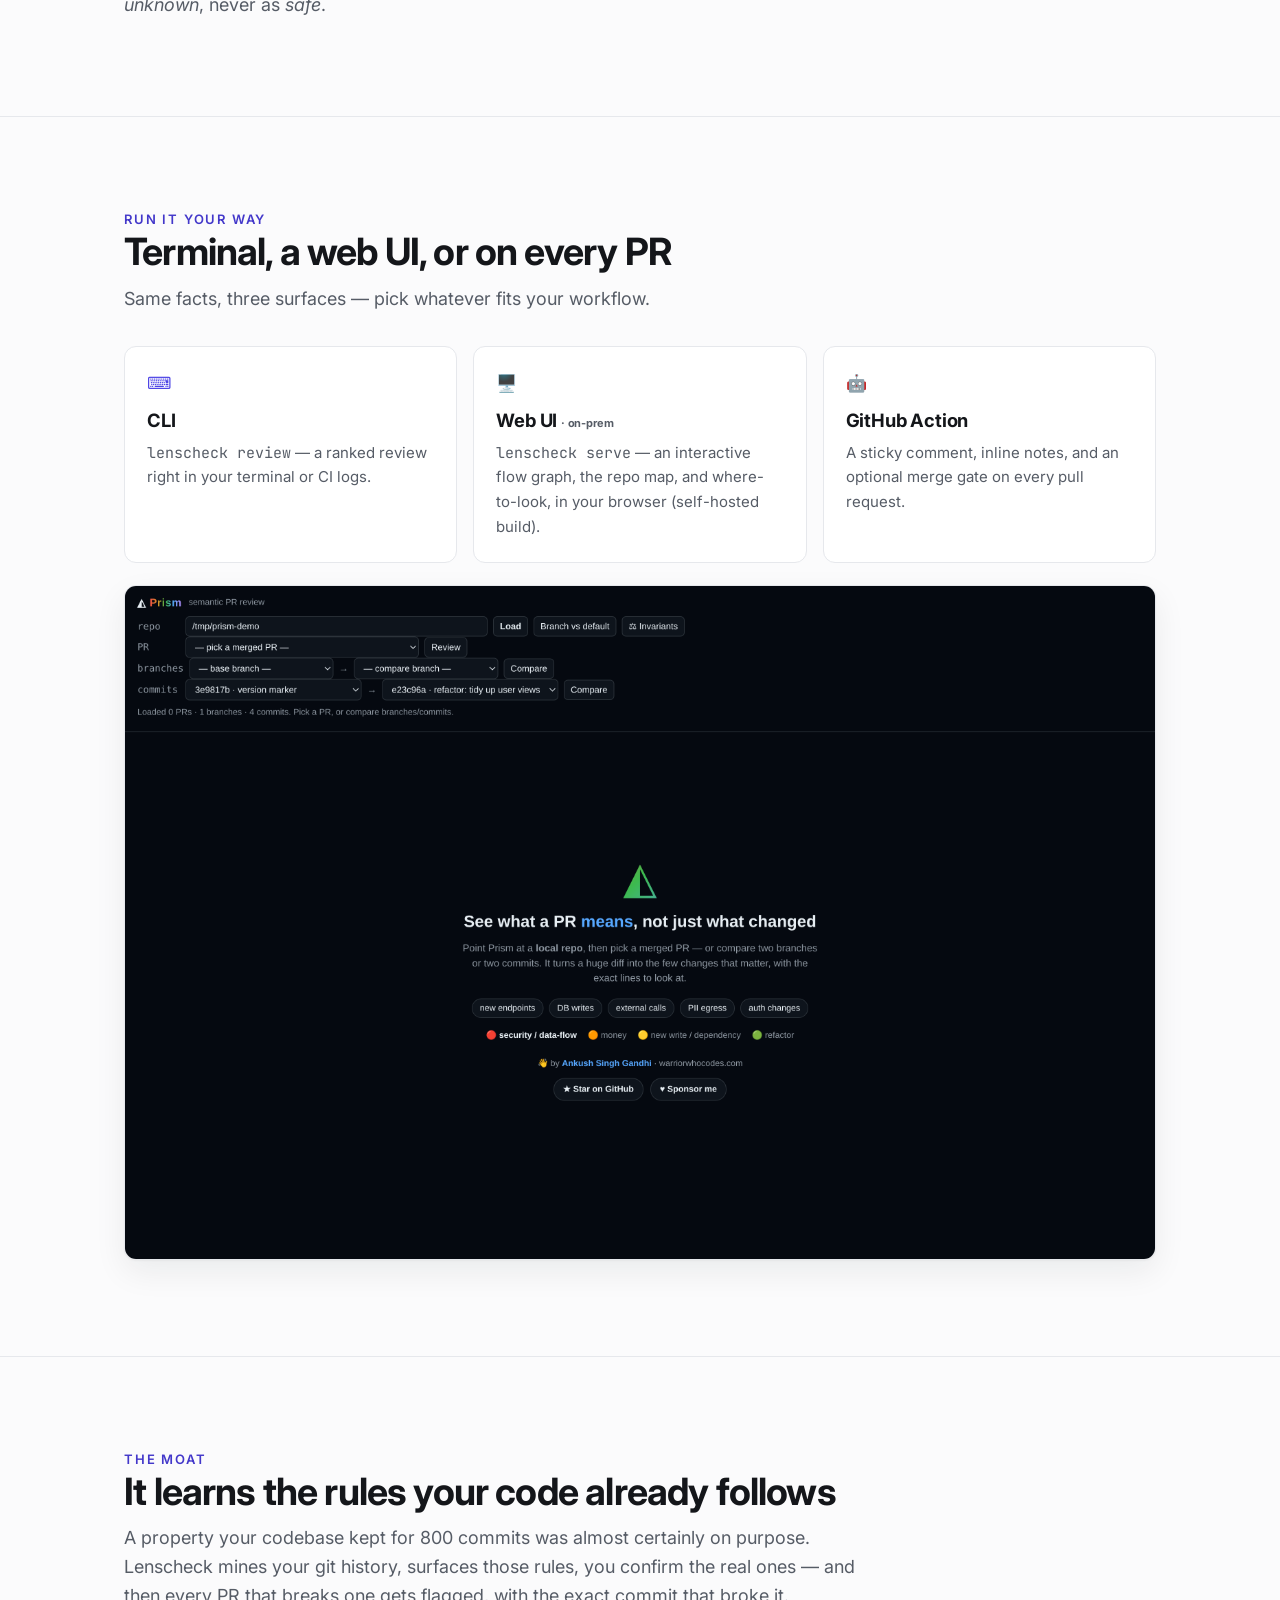
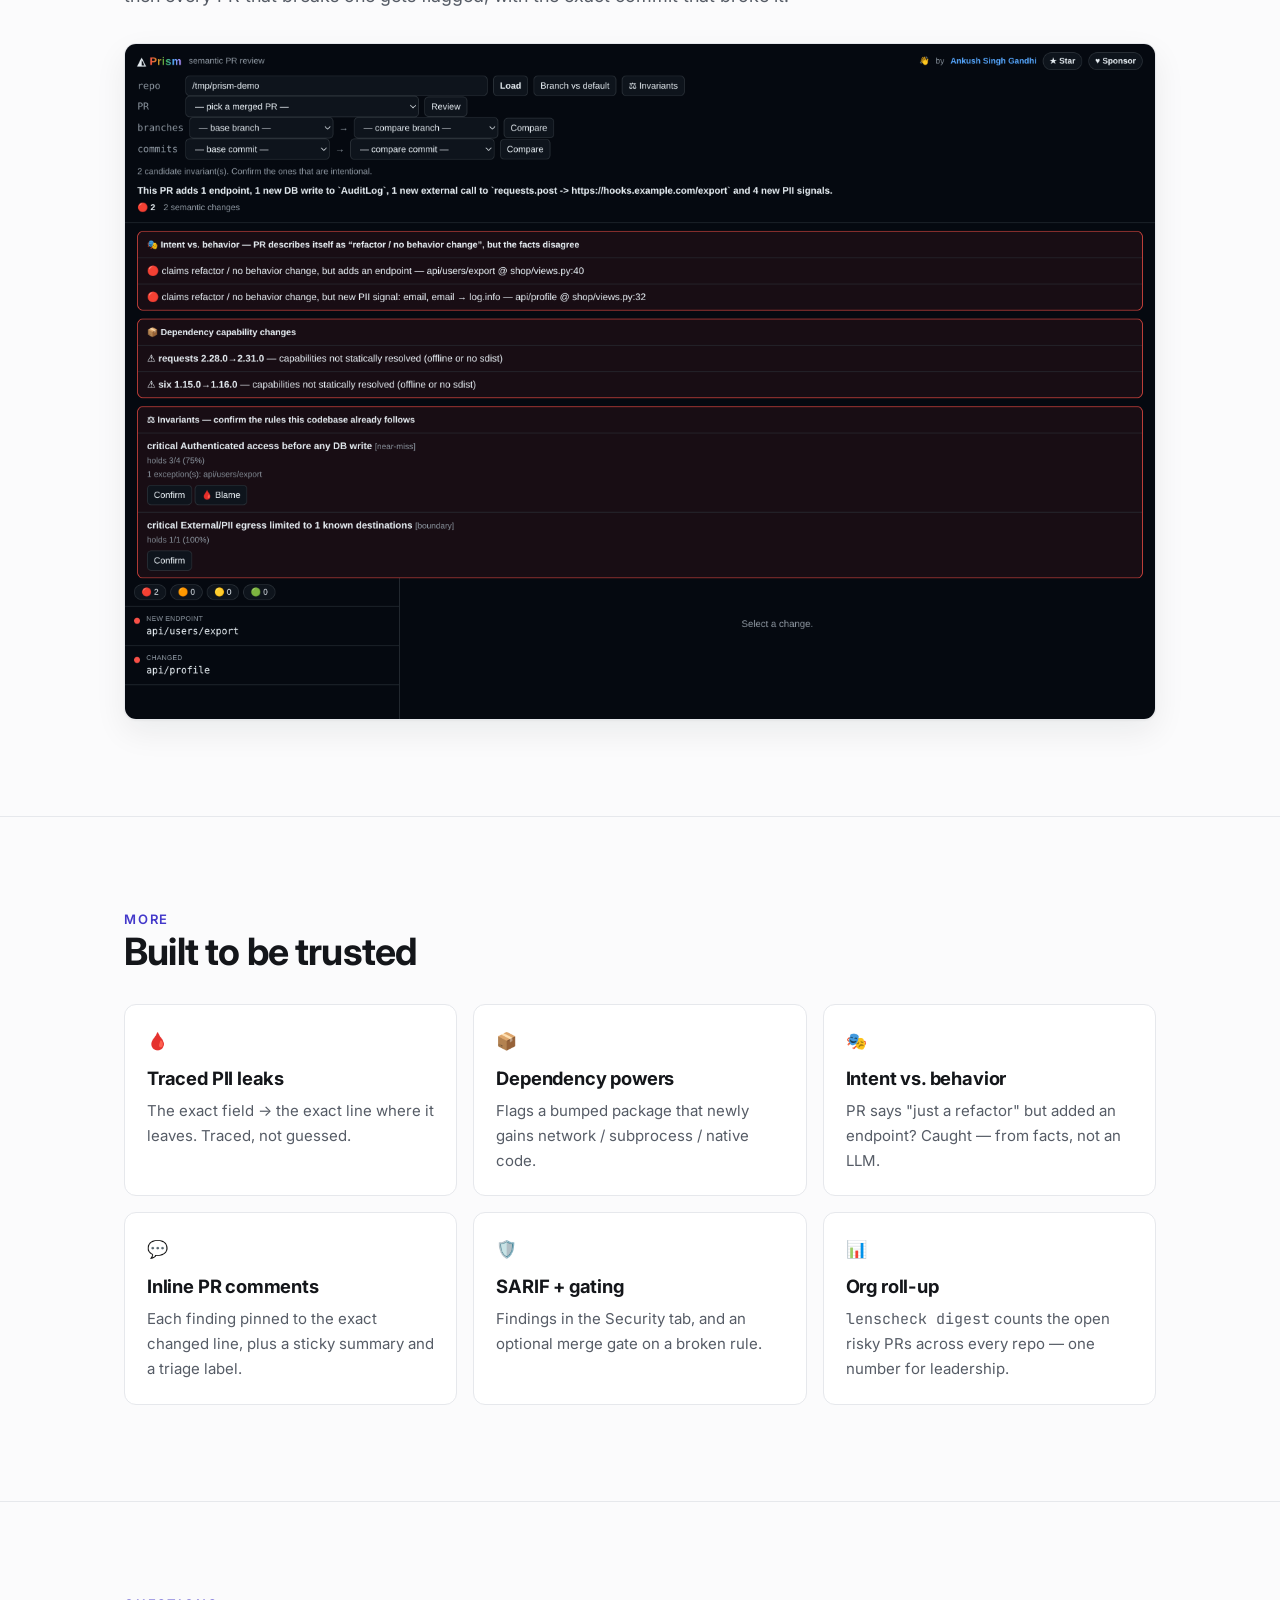
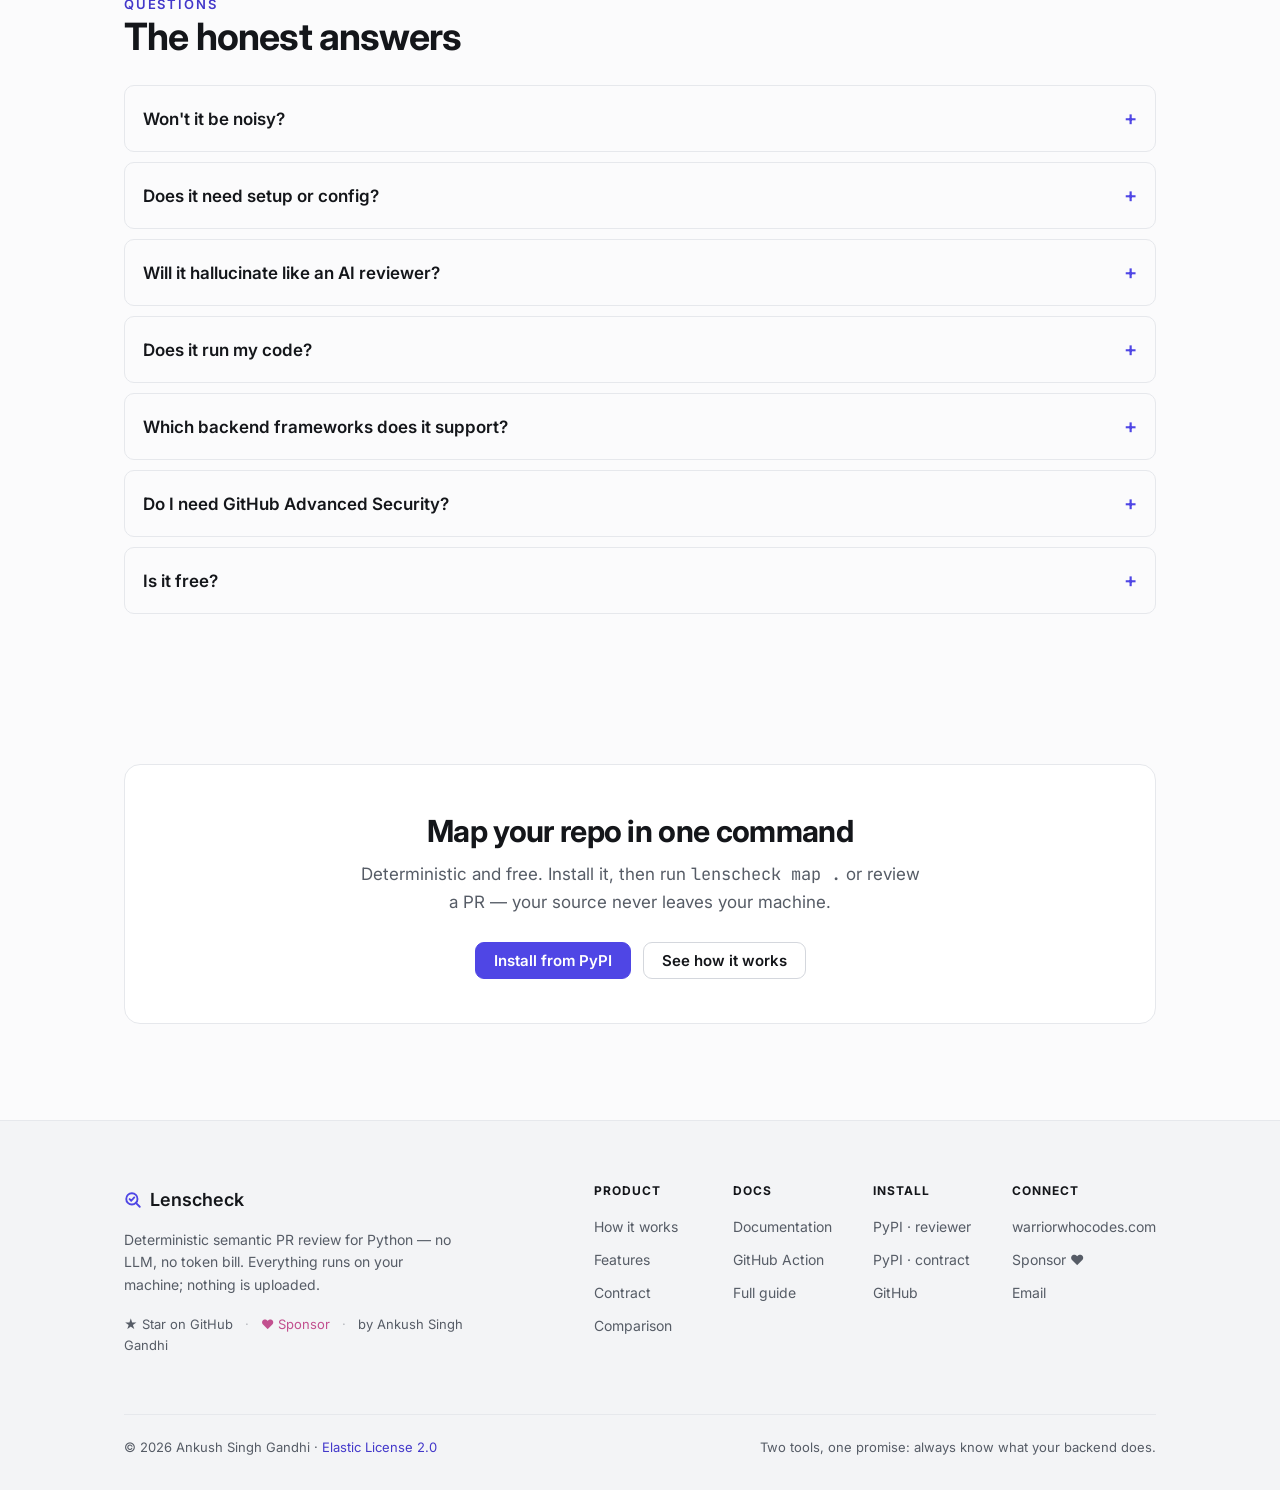
<file: docs/features.html>
<!DOCTYPE html>
<html lang="en">
<head>
<meta charset="UTF-8">
<meta name="viewport" content="width=device-width, initial-scale=1.0">
<title>Features — Lenscheck: repo map, the 7-edge lens, invariants, PII tracing & more</title>
<meta name="description" content="Every Lenscheck feature: the whole-repo map, the seven-edge endpoint lens, learned invariants, traced PII leaks, dependency-power detection, inline PR comments, SARIF, and the org roll-up.">
<meta name="keywords" content="lenscheck features, lenscheck map, repo map, endpoint lens, invariants, PII tracing, SARIF, dependency scan, semantic PR review">
<link rel="canonical" href="https://warriorwhocodes.com/lenscheck-semantic-reviewer/features.html">
<link rel="icon" type="image/png" href="images/lenscheck-mark.png">
<meta property="og:type" content="website">
<meta property="og:title" content="Lenscheck features — repo map, the lens, invariants & more">
<meta property="og:description" content="The whole-repo map, the seven-edge endpoint lens, learned invariants, traced PII, and everything else Lenscheck reads.">
<meta property="og:url" content="https://warriorwhocodes.com/lenscheck-semantic-reviewer/features.html">
<script>(function(){try{var t=localStorage.getItem('lc-theme');if(t==='dark'||(!t&&matchMedia('(prefers-color-scheme:dark)').matches))document.documentElement.setAttribute('data-theme','dark');}catch(e){}})();</script>
<link rel="stylesheet" href="site.css?v=20260922">
<style>
  /* features page only: faq accordion */
  .faq{margin-top:28px}
  .faq details{border:1px solid var(--line);border-radius:10px;padding:0 18px;margin-bottom:10px;background:var(--panel)}
  .faq summary{cursor:pointer;padding:16px 0;font-weight:600;list-style:none;display:flex;justify-content:space-between;align-items:center;gap:16px}
  .faq summary::-webkit-details-marker{display:none}
  .faq summary::after{content:"+";color:var(--accent);font-size:20px;flex:none}
  .faq details[open] summary::after{content:"–"}
  .faq details[open] summary{border-bottom:1px solid var(--line)}
  .faq details p{color:var(--muted);padding:14px 0 18px;font-size:15px;margin:0}
</style>
</head>
<body>
<div class="spectrum"></div>

<nav><div class="wrap">
  <a class="logo" href="index.html">
    <svg class="lc-mark" viewBox="0 0 24 24" width="20" height="20" fill="none" stroke="currentColor" stroke-width="2.5" stroke-linecap="round" stroke-linejoin="round"><circle cx="10.5" cy="10.5" r="7.5"/><path d="m21 21-5.2-5.2"/><path d="m7.5 10.8 2.2 2.2 4-4.5"/></svg>
    <b>lenscheck</b><span class="lc-dim">-semantic-reviewer</span>
  </a>
  <div class="links">
    <a href="index.html#how">How it works</a>
    <a href="features.html" class="active">Features</a>
    <a href="contract.html">Contract</a>
    <a href="docs.html">Docs</a>
    <a class="lc-gh" href="https://github.com/AnkushSinghGandhi/lenscheck-semantic-reviewer" aria-label="Lenscheck on GitHub" title="GitHub">
      <svg viewBox="0 0 24 24" width="20" height="20" fill="currentColor"><path d="M12 .5C5.65.5.5 5.65.5 12a11.5 11.5 0 0 0 7.86 10.92c.58.1.79-.25.79-.56v-2c-3.2.7-3.88-1.37-3.88-1.37-.53-1.34-1.29-1.7-1.29-1.7-1.05-.72.08-.7.08-.7 1.16.08 1.77 1.2 1.77 1.2 1.03 1.77 2.7 1.26 3.36.96.1-.75.4-1.26.73-1.55-2.55-.29-5.24-1.28-5.24-5.7 0-1.26.45-2.29 1.19-3.1-.12-.29-.52-1.46.11-3.05 0 0 .97-.31 3.18 1.18a11 11 0 0 1 5.8 0c2.2-1.49 3.17-1.18 3.17-1.18.63 1.59.23 2.76.11 3.05.74.81 1.19 1.84 1.19 3.1 0 4.43-2.69 5.4-5.25 5.69.41.36.78 1.06.78 2.14v3.17c0 .31.21.67.8.56A11.5 11.5 0 0 0 23.5 12C23.5 5.65 18.35.5 12 .5Z"/></svg>
    </a>
    <button class="lc-theme" type="button" aria-label="Toggle dark mode" title="Toggle theme" onclick="lcTheme()">
      <svg viewBox="0 0 24 24" width="16" height="16" fill="none" stroke="currentColor" stroke-width="1.8" stroke-linecap="round"><circle cx="12" cy="12" r="4.5"/><path d="M12 2v2M12 20v2M2 12h2M20 12h2M4.9 4.9l1.4 1.4M17.7 17.7l1.4 1.4M19.1 4.9l-1.4 1.4M6.3 17.7l-1.4 1.4"/></svg>
    </button>
    <a class="btn primary sm" href="index.html#request">Get free token</a>
  </div>
</div></nav>

<header class="page-head"><div class="wrap">
  <div class="eyebrow">Features</div>
  <h1>Everything Lenscheck reads — in one place</h1>
  <p>The diff answers "what changed." The map answers "what's here." Both run on the same deterministic engine — Python's own parser, no LLM.</p>
</div></header>

<!-- MAP (new) -->
<section id="map"><div class="wrap">
  <div class="eyebrow">New · the whole-repo view</div>
  <h2>The map: every endpoint, worst-first</h2>
  <p class="lead">The PR reviewer answers <i>"what changed?"</i>. <code>lenscheck map</code> answers <i>"what <b>is</b> here?"</i> — every endpoint in the repo, grouped by Django app and ranked worst-first, with the same seven facts and the same flow graph. Same engine as the diff, with the comparison turned off. Perfect for onboarding a codebase, an audit, or finding the risky corners nobody remembers.</p>
  <div class="term">
    <div class="bar">$ lenscheck map . &nbsp;&nbsp;→&nbsp;&nbsp; 3 apps · 47 endpoints · <b>🔴 2</b> &nbsp; <i>🟠 3</i></div>
<pre><span class="muted"># the whole surface of the app, riskiest first</span>

<span class="muted">payments/</span>
 <span class="c-crit">🔴</span> POST /api/payments/charge     auth:user   db:Order<span class="muted">(w)</span>  ext:<b>Stripe</b>  <span class="c-crit">PII:email→ext</span>
 <span class="c-high">🟠</span> GET  /api/payments/{id}       auth:user   db:Order<span class="muted">(r)</span>

<span class="muted">accounts/</span>
 <span class="c-med">🟡</span> POST /api/accounts/reset      <span class="c-med">auth:public</span> db:User<span class="muted">(w)</span>
 <span class="c-low">🟢</span> GET  /api/accounts/me         auth:user   db:User<span class="muted">(r)</span></pre>
  </div>
  <div class="pills">
    <span class="pill"><b>--risky</b> only the ones that matter</span>
    <span class="pill"><b>--app NAME</b> scope to one app</span>
    <span class="pill"><b>--json / --out</b> pipe it anywhere</span>
    <span class="pill">interactive graph (on-prem web UI)</span>
  </div>
</div></section>

<!-- cross-repo -->
<section id="crossrepo"><div class="wrap">
  <div class="eyebrow">New · across your repos</div>
  <h2>Cross-repo: the tables two services fight over</h2>
  <p class="lead">Most consistency bugs hide <i>between</i> services, not inside one. <code>lenscheck crossrepo</code> takes two or more repos and finds every DB table they <b>share</b> — endpoint-level — and flags where <b>both write the same table</b> (a cross-service race). The map is free; tables are grouped worst-first (🔴 multi-writer, then 🟡 producer → consumer, then read-only), so 80 shared tables become a short "look here first" list.</p>
  <div class="term">
    <div class="bar">$ lenscheck crossrepo ./cms ./billing &nbsp;&nbsp;→&nbsp;&nbsp; 2 repos · 27 shared · <b>🔴 11</b> &nbsp; <i>🟡 11</i></div>
<pre><span class="muted"># shared tables, riskiest first</span>

 <span class="c-crit">🔴</span> leads            <span class="muted">multi-writer</span>  cms<b>(w)</b> billing<b>(w)</b>  <span class="c-crit">29 write endpoints · PII→client</span>
 <span class="c-crit">🔴</span> campaigns        <span class="muted">multi-writer</span>  cms<b>(w)</b> billing<b>(w)</b>  <span class="c-crit">PII→client · PII→ext</span>
 <span class="c-med">🟡</span> form_microsites  <span class="muted">producer→consumer</span>  cms<b>(w)</b> billing<span class="muted">(r)</span></pre>
  </div>
  <div class="pills">
    <span class="pill"><b>N repos</b> not just two</span>
    <span class="pill"><b>repo@branch</b> compare any branches</span>
    <span class="pill"><b>--writes-only</b> drop read-only noise</span>
    <span class="pill">searchable HTML + a <b>Cross-repo</b> tab in the UI</span>
  </div>
</div></section>

<!-- repobrain skill -->
<section id="skill"><div class="wrap">
  <div class="eyebrow">New · for AI coding agents</div>
  <h2>repobrain: an onboarding brain for a multi-repo system</h2>
  <p class="lead">A Claude Code skill that turns several repos into a browsable onboarding brain — a graph, a system map, "start here" guides, natural-language questions, and a self-updating Obsidian vault — then calls <code>lenscheck crossrepo</code> for the cross-service data-consistency layer and tunes the output to your profile. Extraction and the ranking stay in lenscheck; the skill is the guide on top.</p>
  <div class="pills">
    <span class="pill">multi-repo graph + system map</span>
    <span class="pill">"start here" + NL questions</span>
    <span class="pill">Obsidian vault, stays fresh on commit</span>
    <span class="pill"><b>uses lenscheck crossrepo</b> under the hood</span>
  </div>
</div></section>

<!-- the lens -->
<section id="lens"><div class="wrap">
  <div class="eyebrow">The lens</div>
  <h2>Seven things it reads for every endpoint</h2>
  <p class="lead">It reads your code with Python's own parser — it never runs it — and reports <b>facts</b>, not guesses.</p>
  <table class="lens">
    <tr><td>route → handler</td><td>which URL maps to which view?</td></tr>
    <tr><td>auth</td><td>does it require a login / permission?</td></tr>
    <tr><td>db tables</td><td>which tables does it read and write? — resolved to the real SQL table name</td></tr>
    <tr><td>external calls</td><td>does it call another service (payment, email, …)?</td></tr>
    <tr><td>async</td><td>does it kick off a background job / thread / signal?</td></tr>
    <tr><td>cache</td><td>does it read or invalidate a cache key?</td></tr>
    <tr><td>PII</td><td>does personal data travel toward something that leaves the app?</td></tr>
  </table>
  <div class="pills">
    <span class="pill"><b>✓ verified</b> — saw it clearly</span>
    <span class="pill"><b>⚠ potential</b> — one hop away / behind config</span>
    <span class="pill"><b>? unknown</b> — couldn't tell</span>
  </div>
  <p class="lead" style="margin-top:18px">It will <b>never</b> say "no PII leaves here" when it just didn't see it. Absence is shown as <i>unknown</i>, never as <i>safe</i>.</p>
</div></section>

<!-- run it three ways -->
<section id="surfaces"><div class="wrap">
  <div class="eyebrow">Run it your way</div>
  <h2>Terminal, a web UI, or on every PR</h2>
  <p class="lead">Same facts, three surfaces — pick whatever fits your workflow.</p>
  <div class="grid g3">
    <div class="card"><div class="ico">⌨️</div><h3>CLI</h3><p><code>lenscheck review</code> — a ranked review right in your terminal or CI logs.</p></div>
    <div class="card"><div class="ico">🖥️</div><h3>Web UI <span style="color:var(--muted);font-size:11px">· on-prem</span></h3><p><code>lenscheck serve</code> — an interactive flow graph, the repo map, and where-to-look, in your browser (self-hosted build).</p></div>
    <div class="card"><div class="ico">🤖</div><h3>GitHub Action</h3><p>A sticky comment, inline notes, and an optional merge gate on every pull request.</p></div>
  </div>
  <div class="shot" style="margin-top:22px"><img src="images/00-welcome.png" alt="The Lenscheck web UI"></div>
</div></section>

<!-- moat -->
<section id="moat"><div class="wrap">
  <div class="eyebrow">The moat</div>
  <h2>It learns the rules your code already follows</h2>
  <p class="lead">A property your codebase kept for 800 commits was almost certainly on purpose. Lenscheck mines your git history, surfaces those rules, you confirm the real ones — and then every PR that breaks one gets flagged, with the exact commit that broke it.</p>
  <div class="shot"><img src="images/02-invariants.png" alt="Lenscheck invariants: discover, confirm, and blame rules"></div>
</div></section>

<!-- more features -->
<section id="more"><div class="wrap">
  <div class="eyebrow">More</div>
  <h2>Built to be trusted</h2>
  <div class="grid g3">
    <div class="card"><div class="ico">🩸</div><h3>Traced PII leaks</h3><p>The exact field → the exact line where it leaves. Traced, not guessed.</p></div>
    <div class="card"><div class="ico">📦</div><h3>Dependency powers</h3><p>Flags a bumped package that newly gains network / subprocess / native code.</p></div>
    <div class="card"><div class="ico">🎭</div><h3>Intent vs. behavior</h3><p>PR says "just a refactor" but added an endpoint? Caught — from facts, not an LLM.</p></div>
    <div class="card"><div class="ico">💬</div><h3>Inline PR comments</h3><p>Each finding pinned to the exact changed line, plus a sticky summary and a triage label.</p></div>
    <div class="card"><div class="ico">🛡️</div><h3>SARIF + gating</h3><p>Findings in the Security tab, and an optional merge gate on a broken rule.</p></div>
    <div class="card"><div class="ico">📊</div><h3>Org roll-up</h3><p><code>lenscheck digest</code> counts the open risky PRs across every repo — one number for leadership.</p></div>
  </div>
</div></section>

<!-- faq -->
<section id="faq"><div class="wrap">
  <div class="eyebrow">Questions</div>
  <h2>The honest answers</h2>
  <div class="faq">
    <details><summary>Won't it be noisy?</summary><p>No — it's a <b>diff</b>. It only speaks up about what a PR actually changed, and it labels anything uncertain "look here," never "safe." Roll it out in observe mode and you'll see the signal before it can ever block a merge.</p></details>
    <details><summary>Does it need setup or config?</summary><p>Very little. Install it and point it at a repo. No account and no API key. The client is a pure-Python-standard-library package with <b>zero third-party dependencies</b>. Your <b>source is never uploaded</b>: everything runs locally.</p></details>
    <details><summary>Will it hallucinate like an AI reviewer?</summary><p>No. There's no LLM in the analysis — so there's nothing to hallucinate and no per-token LLM bill. It reads your code with Python's parser and reports <b>facts</b>; every finding traces to an exact <code>file:line</code>, and the same PR always produces the same review. LLM reviewers are smart but drift and cost tokens; Lenscheck is deterministic.</p></details>
    <details><summary>Does it run my code?</summary><p>Never. It reads code statically and analyzes clean git snapshots (via <code>git archive</code>) in a temp folder — it doesn't execute anything or touch your working tree. Safe to point at any repo.</p></details>
    <details><summary>Which backend frameworks does it support?</summary><p>Django, Django REST Framework, Flask and FastAPI today — the lens is endpoint-centric (routes, auth, db, effects). On a repo it can't read it simply finds nothing to report, so it never invents false alarms. Express/Node, Spring Boot, Rails and more are on the roadmap.</p></details>
    <details><summary>Do I need GitHub Advanced Security?</summary><p>No. The review, PR comments, labels, gating, and the org roll-up all work without it. GHAS only powers the optional SARIF Security-tab dashboard.</p></details>
    <details><summary>Is it free?</summary><p>Lenscheck is free and source-available (<a href="https://github.com/AnkushSinghGandhi/lenscheck-semantic-reviewer/blob/main/LICENSE">Elastic License 2.0</a> — use, self-host, and modify; just don't resell it as a hosted service). There is no hosted service, no account and no paid tier: it all runs on your machine or in your CI.</p></details>
  </div>
</div></section>

<!-- cta -->
<section style="border-top:none;padding-top:0"><div class="wrap">
  <div class="cta-band">
    <h2>Map your repo in one command</h2>
    <p>Deterministic and free. Install it, then run <code>lenscheck map .</code> or review a PR — your source never leaves your machine.</p>
    <div class="cta">
      <a class="btn primary" href="https://pypi.org/project/lenscheck-semantic-reviewer/">Install from PyPI</a>
      <a class="btn ghost" href="index.html#how">See how it works</a>
    </div>
  </div>
</div></section>

<footer class="site-footer"><div class="wrap">
  <div class="f-top">
    <div class="f-brand">
      <div class="f-logo"><svg class="lc-mark" viewBox="0 0 24 24" width="18" height="18" fill="none" stroke="currentColor" stroke-width="2.5" stroke-linecap="round" stroke-linejoin="round" style="vertical-align:-3px"><circle cx="10.5" cy="10.5" r="7.5"/><path d="m21 21-5.2-5.2"/><path d="m7.5 10.8 2.2 2.2 4-4.5"/></svg> <span>Lenscheck</span></div>
      <p>Deterministic semantic PR review for Python — no LLM, no token bill. Everything runs on your machine; nothing is uploaded.</p>
      <p class="f-colophon"><a class="star" href="https://github.com/AnkushSinghGandhi/lenscheck-semantic-reviewer">★ Star on GitHub</a> <span class="sep">·</span> <a class="sponsor" href="https://github.com/sponsors/AnkushSinghGandhi">♥ Sponsor</a> <span class="sep">·</span> by <a href="https://warriorwhocodes.com">Ankush Singh Gandhi</a></p>
    </div>
    <div class="f-cols">
      <div class="f-col"><h4>Product</h4>
        <a href="index.html#how">How it works</a>
        <a href="features.html">Features</a>
        <a href="contract.html">Contract</a>
        <a href="compare.html">Comparison</a>
      </div>
      <div class="f-col"><h4>Docs</h4>
        <a href="docs.html">Documentation</a>
        <a href="docs.html#r-action">GitHub Action</a>
        <a href="https://github.com/AnkushSinghGandhi/lenscheck-semantic-reviewer/blob/main/blog/lenscheck-complete-guide.md">Full guide</a>
      </div>
      <div class="f-col"><h4>Install</h4>
        <a href="https://pypi.org/project/lenscheck-semantic-reviewer/">PyPI · reviewer</a>
        <a href="https://pypi.org/project/lenscheck-contract/">PyPI · contract</a>
        <a href="https://github.com/AnkushSinghGandhi/lenscheck-semantic-reviewer">GitHub</a>
      </div>
      <div class="f-col"><h4>Connect</h4>
        <a href="https://warriorwhocodes.com">warriorwhocodes.com</a>
        <a href="https://github.com/sponsors/AnkushSinghGandhi">Sponsor ♥</a>
        <a href="mailto:ankushsinghgandhi@gmail.com">Email</a>
      </div>
    </div>
  </div>
  <div class="f-bottom">
    <span>© 2026 Ankush Singh Gandhi · <a href="https://github.com/AnkushSinghGandhi/lenscheck-semantic-reviewer/blob/main/LICENSE">Elastic License 2.0</a></span>
    <span>Two tools, one promise: always know what your backend does.</span>
  </div>
</div></footer>

<script>function lcTheme(){var d=document.documentElement,dark=d.getAttribute('data-theme')==='dark';if(dark){d.removeAttribute('data-theme');try{localStorage.setItem('lc-theme','light')}catch(e){}}else{d.setAttribute('data-theme','dark');try{localStorage.setItem('lc-theme','dark')}catch(e){}}}</script>
</body>
</html>
</file>
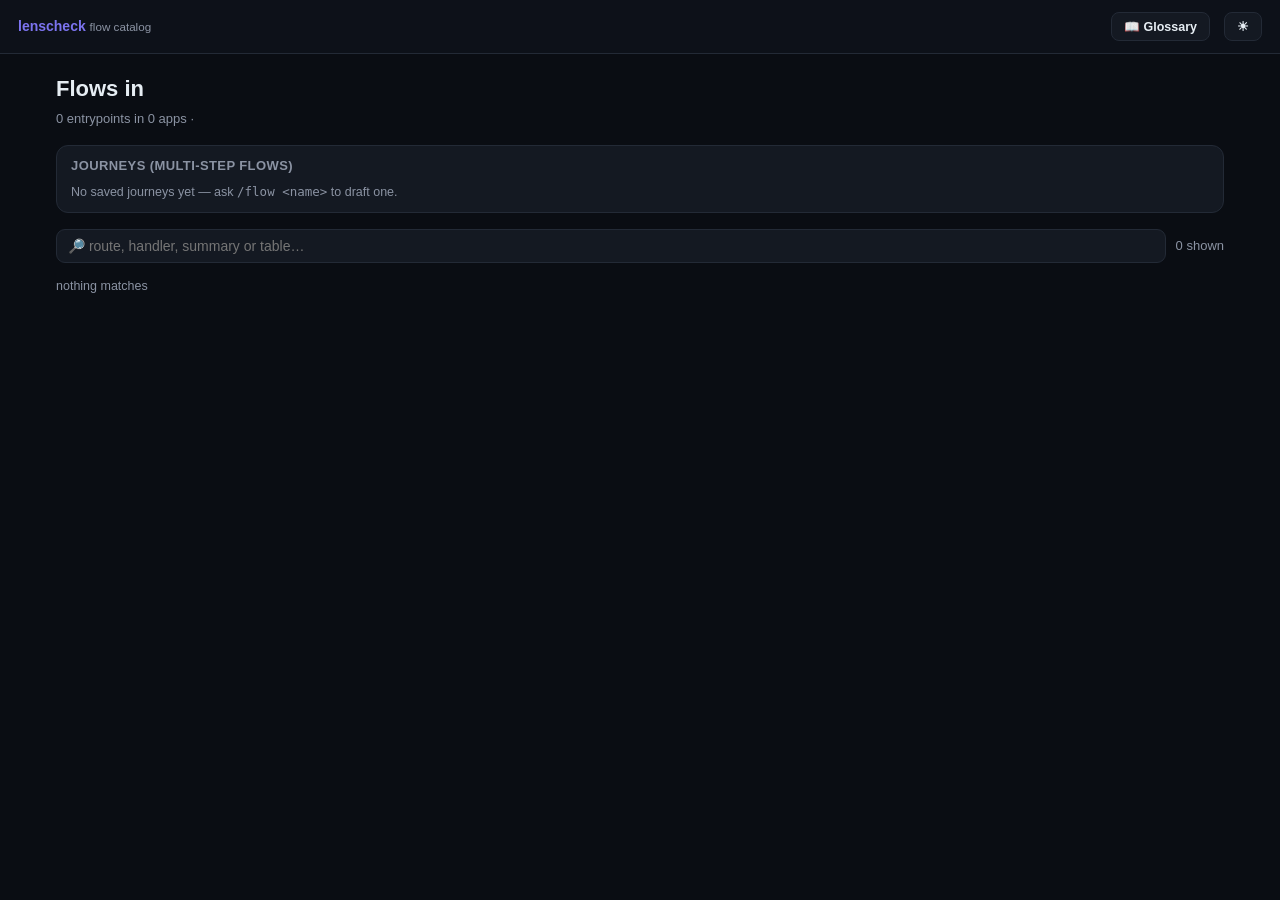
<file: web/catalog.template.html>
<!doctype html>
<html lang="en"><head>
<meta charset="utf-8"><meta name="viewport" content="width=device-width, initial-scale=1">
<title>Lenscheck — Flow catalog</title>
<script>try{var t=new URLSearchParams(location.search).get("theme")||localStorage.getItem("lenscheck.theme")||"dark";document.documentElement.setAttribute("data-theme",t)}catch(e){}</script>
<style>
:root{--bg:#0a0d13;--panel:#141922;--sidebar:#0d1119;--card:#11151d;--line:#232a36;
  --fg:#e6edf3;--mut:#8b93a3;--faint:#5b6473;
  --crit:#f85149;--high:#db8f2b;--low:#3fb950;--link:#7aa2ff;--purple:#bc8cff;--acc:#7c74f0;}
[data-theme="light"]{--bg:#f5f6f9;--panel:#ffffff;--sidebar:#eef0f4;--card:#ffffff;--line:#e2e5ec;
  --fg:#1b2130;--mut:#5b6572;--faint:#98a1ad;
  --crit:#d1242f;--high:#b06a00;--low:#1a7f37;--link:#2f5bd8;--purple:#7c3aed;--acc:#6d64f5;}
*{box-sizing:border-box}
body{margin:0;background:var(--bg);color:var(--fg);font:14px/1.5 -apple-system,Segoe UI,Roboto,sans-serif}
a{color:var(--link);text-decoration:none}a:hover{text-decoration:underline}
code,.mono{font-family:ui-monospace,SFMono-Regular,Menlo,Consolas,monospace}
nav.top{display:flex;align-items:center;gap:14px;height:54px;padding:0 18px;border-bottom:1px solid var(--line);
  background:var(--sidebar);position:sticky;top:0;z-index:10}
nav.top .brand{font-weight:800}nav.top .brand .g{color:var(--acc)}nav.top small{color:var(--mut);font-weight:400}
nav.top .spacer{flex:1}
.navbtn{padding:6px 12px;border-radius:8px;border:1px solid var(--line);background:var(--panel);color:var(--fg);
  font-size:12.5px;font-weight:600;cursor:pointer}
.wrap{max-width:1200px;margin:0 auto;padding:18px 16px 60px}
h1{margin:0 0 4px;font-size:22px}
.meta{color:var(--mut);font-size:13px}
.box{border:1px solid var(--line);border-radius:12px;background:var(--panel);padding:10px 14px;margin:16px 0}
.box h2{margin:0 0 8px;font-size:13px;text-transform:uppercase;letter-spacing:.4px;color:var(--mut)}
.jrow{display:flex;flex-wrap:wrap;gap:6px 12px;align-items:baseline;padding:6px 0;border-top:1px solid var(--line)}
.jrow:first-of-type{border-top:0}
.jrow b{font-size:14px}
.toolbar{display:flex;flex-wrap:wrap;gap:10px;align-items:center;margin:14px 0}
#q{flex:1 1 320px;padding:8px 11px;border-radius:9px;border:1px solid var(--line);background:var(--panel);color:var(--fg);font-size:14px}
details.app{border:1px solid var(--line);border-radius:12px;background:var(--panel);margin:8px 0;overflow:hidden}
details.app>summary{cursor:pointer;padding:9px 14px;font-weight:700;display:flex;gap:10px;align-items:baseline}
details.app>summary small{color:var(--mut);font-weight:400}
.row{display:grid;grid-template-columns:62px minmax(0,1.3fr) minmax(0,1.7fr);gap:4px 12px;padding:7px 14px;
  border-top:1px solid var(--line);font-size:13px}
.row .kind{font-size:11px;font-weight:700;text-transform:uppercase;color:var(--mut);padding-top:2px}
.row .route{overflow-wrap:anywhere}
.row .route code{font-size:12.5px}
.row .h{font-weight:600}
.row .sum{color:var(--mut);font-size:12.5px}
.chips{display:flex;flex-wrap:wrap;gap:4px;margin-top:3px}
.chip{font-size:11px;padding:1px 7px;border-radius:999px;border:1px solid var(--line)}
.chip.w{color:var(--crit);border-color:var(--crit)}
.act{margin-top:4px;font-size:12px}
.act button{font-size:11.5px;padding:2px 8px;border-radius:6px;border:1px solid var(--line);background:var(--card);
  color:var(--fg);cursor:pointer}
.none{color:var(--mut);font-size:12.5px}
@media (max-width:760px){.row{grid-template-columns:1fr}}
</style></head>
<body>
<nav class="top">
  <div class="brand"><span class="g">lenscheck</span> <small>flow catalog</small></div>
  <div class="spacer"></div>
  <button class="navbtn" onclick="lcGlossaryOpen()" data-g="nav-glossary">📖 Glossary</button>
  <button class="navbtn" id="themeBtn" onclick="toggleTheme()" data-g="nav-theme">☀</button>
</nav>
<div class="wrap">
  <h1 id="title" data-g="fl-catalog"></h1>
  <div class="meta" id="sub"></div>
  <div class="box" id="journeys" data-g="fl-journey"></div>
  <div class="toolbar">
    <input id="q" type="search" placeholder="🔎 route, handler, summary or table…" data-g="search">
    <span class="meta" id="count"></span>
  </div>
  <div id="apps"></div>
</div>
<script src="glossary.js"></script>
<script>window.CATALOG = __CATALOG_DATA__;</script>
<script>
function applyTheme(t){document.documentElement.setAttribute("data-theme",t);
  var b=document.getElementById("themeBtn"); if(b) b.textContent=t==="light"?"🌙":"☀";
  try{localStorage.setItem("lenscheck.theme",t)}catch(e){}}
function toggleTheme(){applyTheme(document.documentElement.getAttribute("data-theme")==="light"?"dark":"light");}
applyTheme(document.documentElement.getAttribute("data-theme")||"dark");
function esc(s){return (s==null?"":""+s).replace(/[&<>"]/g,function(c){return {"&":"&amp;","<":"&lt;",">":"&gt;",'"':"&quot;"}[c];});}

var C=window.CATALOG||{};
document.getElementById("title").textContent="Flows in "+(C.name||"");
document.getElementById("sub").textContent=(C.total||0)+" entrypoints in "+(C.apps||[]).length+" apps · "+(C.repo||"");

(function(){
  var js=C.journeys||[], h='<h2>Journeys (multi-step flows)</h2>';
  if(!js.length){h+='<div class="none">No saved journeys yet — ask <code>/flow &lt;name&gt;</code> to draft one.</div>';}
  js.forEach(function(j){
    h+='<div class="jrow"><b>'+esc(j.title||j.name)+'</b><span class="meta">'+esc(j.steps)+' steps · '+esc(j.name)+'</span>'
      +(j.error?'<span class="chip w">'+esc(j.error)+'</span>':'')
      +(j.page?'<a href="'+esc(j.page)+'">open flow →</a>':'<span class="none">not generated yet</span>')+'</div>';
  });
  document.getElementById("journeys").innerHTML=h;
})();

function cmd(r){return 'lenscheck flow '+(C.repo||'.')+' '+(r.kind==='http'?r.handler:r.route)+' --html <dir>/';}
function rowHTML(r){
  var hay=[r.route,r.full_route,r.handler,r.summary,(r.writes||[]).join(" "),(r.reads||[]).join(" ")].join(" ").toLowerCase();
  var h='<div class="row" data-hay="'+esc(hay)+'"><div class="kind">'+esc(r.kind)+'</div>'
    +'<div class="route"><code>'+esc(r.full_route||r.route||"—")+'</code><div class="meta">'+esc((r.methods||[]).join(" / "))+'</div></div>'
    +'<div><span class="h">'+esc(r.handler)+'</span>'+(r.summary?'<div class="sum">'+esc(r.summary)+'</div>':'');
  if((r.writes||[]).length)h+='<div class="chips">'+r.writes.map(function(t){return '<span class="chip w">W '+esc(t)+'</span>';}).join("")+'</div>';
  h+='<div class="act">'+(r.page?'<a href="'+esc(r.page)+'">open flow →</a>'
    :'<button data-cmd="'+esc(cmd(r))+'">copy command</button>')+' <span class="meta">'+esc(r.loc)+'</span></div>';
  return h+'</div></div>';
}
function render(){
  var q=document.getElementById("q").value.trim().toLowerCase(), shown=0, h="";
  (C.apps||[]).forEach(function(a){
    var rows=a.entries.filter(function(r){
      return !q||[r.route,r.full_route,r.handler,r.summary,(r.writes||[]).join(" ")].join(" ").toLowerCase().indexOf(q)>=0;});
    if(!rows.length)return;
    shown+=rows.length;
    h+='<details class="app"'+(q?' open':'')+'><summary>'+esc(a.app)+' <small>'+rows.length+' / '+a.entries.length+'</small></summary>'
      +rows.map(rowHTML).join("")+'</details>';
  });
  document.getElementById("apps").innerHTML=h||'<div class="none">nothing matches</div>';
  document.getElementById("count").textContent=shown+" shown";
}
document.getElementById("q").addEventListener("input",render);
document.getElementById("apps").addEventListener("click",function(ev){
  var b=ev.target.closest?ev.target.closest("button[data-cmd]"):null;
  if(!b)return;
  var text=b.getAttribute("data-cmd");
  try{navigator.clipboard.writeText(text);b.textContent="copied";}catch(e){b.textContent=text;}
});
render();
</script>
</body></html>
</file>
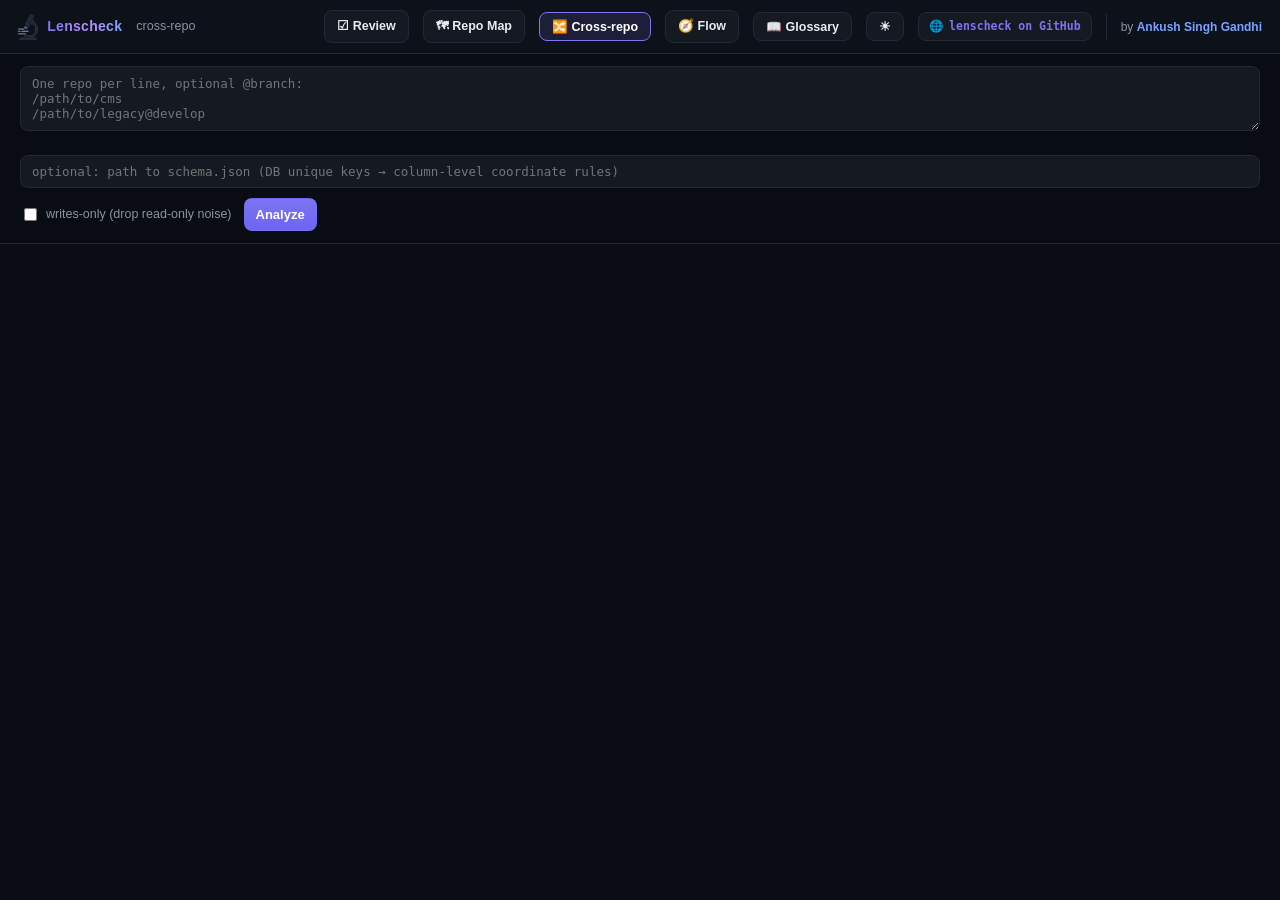
<file: web/crossrepo.html>
<!doctype html>
<html lang="en"><head>
<meta charset="utf-8"><meta name="viewport" content="width=device-width, initial-scale=1">
<title>Lenscheck — Cross-repo</title>
<script>try{document.documentElement.setAttribute("data-theme",localStorage.getItem("lenscheck.theme")||"dark")}catch(e){}</script>
<style>
:root{--bg:#0a0d13;--panel:#141922;--sidebar:#0d1119;--card:#11151d;--line:#232a36;
  --fg:#e6edf3;--mut:#8b93a3;--faint:#5b6473;
  --crit:#f85149;--high:#db8f2b;--med:#d0b429;--low:#3fb950;--link:#7aa2ff;--purple:#bc8cff;
  --acc:#7c74f0;--acc2:#6d64f5;}
[data-theme="light"]{--bg:#f5f6f9;--panel:#ffffff;--sidebar:#eef0f4;--card:#ffffff;--line:#e2e5ec;
  --fg:#1b2130;--mut:#5b6572;--faint:#98a1ad;
  --crit:#d1242f;--high:#b06a00;--med:#8a7200;--low:#1a7f37;--link:#2f5bd8;--purple:#7c3aed;
  --acc:#6d64f5;--acc2:#5a50e8;}
[data-theme="light"] .controls{background:#f5f6f9ee}
[data-theme="light"] .app>summary:hover{background:rgba(0,0,0,.03)}
[data-theme="light"] .tag.open,[data-theme="light"] .tag.write,[data-theme="light"] .tag.pii{color:#b42318;border-color:#f0c2be;background:rgba(209,36,47,.06)}
[data-theme="light"] .why{color:#b42318}
[data-theme="light"] .fact,[data-theme="light"] .snc{color:#374151}
[data-theme="light"] svg .elabel{fill:#6b7280}
*{box-sizing:border-box}html,body{height:100%}
body{margin:0;background:var(--bg);color:var(--fg);font:14px/1.5 -apple-system,Segoe UI,Roboto,sans-serif}
a{color:var(--link);text-decoration:none}a:hover{text-decoration:underline}
code,.mono{font-family:ui-monospace,SFMono-Regular,Menlo,Consolas,monospace}

/* ---- top nav (matches the review UI) ---- */
nav.top{display:flex;align-items:center;gap:14px;height:54px;padding:0 18px;
  border-bottom:1px solid var(--line);background:var(--sidebar);position:sticky;top:0;z-index:10}
nav.top .brand{display:flex;align-items:center;gap:9px;font-weight:800;letter-spacing:.3px}
nav.top .brand .lens{font-size:17px}
  nav.top .brand img.lensmark{height:26px;width:auto;display:block}
nav.top .brand .g{background:linear-gradient(90deg,var(--acc),var(--purple),var(--link));
  -webkit-background-clip:text;background-clip:text;color:transparent}
nav.top small{color:var(--mut);font-weight:400;font-size:12.5px}
nav.top .spacer{flex:1}
nav.top .navbtn{display:inline-flex;align-items:center;gap:6px;padding:6px 12px;border-radius:8px;
  border:1px solid var(--line);background:var(--panel);color:var(--fg);font-size:12.5px;font-weight:600;
  cursor:pointer;transition:border-color .15s,transform .15s}
nav.top .navbtn:hover{transform:translateY(-1px);border-color:var(--acc);text-decoration:none}
nav.top .navbtn.on{border-color:var(--acc);color:#fff;background:rgba(124,116,240,.14)}
nav.top .sep{width:1px;height:26px;background:var(--line)}
nav.top .who{font-size:12px;color:var(--mut)}nav.top .who a{font-weight:600}
nav.top .domain{display:inline-flex;align-items:center;gap:6px;font-family:ui-monospace,Menlo,monospace;
  font-size:11.5px;color:var(--mut);padding:5px 10px;border:1px solid var(--line);border-radius:8px;background:var(--panel)}
nav.top .domain:hover{border-color:var(--acc);color:var(--fg);text-decoration:none}
nav.top .domain b{color:var(--acc);font-weight:700}

/* ---- controls bar ---- */
.controls{position:sticky;top:54px;background:#0a0d13ee;backdrop-filter:blur(6px);
  border-bottom:1px solid var(--line);padding:12px 20px;z-index:5}
.crow{display:flex;align-items:center;gap:10px;flex-wrap:wrap}
input,select,button{background:var(--panel);border:1px solid var(--line);color:var(--fg);border-radius:8px;
  padding:8px 11px;font-size:13px;font-family:inherit}
input.mono{font-family:ui-monospace,Menlo,monospace;font-size:12.5px}
#repo{min-width:320px}#q{min-width:240px;flex:1;max-width:420px}
button{cursor:pointer}button:hover{border-color:var(--acc)}
button.primary{font-weight:700;color:#fff;background:linear-gradient(180deg,var(--acc),var(--acc2));border-color:transparent}
button.primary:hover{filter:brightness(1.08)}
.seed{margin-left:auto;font-size:12.5px}
.chips{display:flex;gap:6px;flex-wrap:wrap;margin-top:10px}
.chip{border:1px solid var(--line);border-radius:2em;padding:3px 11px;font-size:12.5px;cursor:pointer;color:var(--mut)}
.chip:hover{border-color:var(--acc)}
.chip.on{background:rgba(124,116,240,.16);color:#fff;border-color:var(--acc)}

.wrap{max-width:1180px;margin:0 auto;padding:16px 20px 60px}
textarea{width:100%;background:var(--panel);border:1px solid var(--line);color:var(--fg);border-radius:8px;
  padding:9px 11px;font:12.5px ui-monospace,Menlo,monospace;resize:vertical}
#schema{width:100%;margin-top:8px}
.crow2{display:flex;align-items:center;gap:12px;margin-top:10px;flex-wrap:wrap}
label.chk{display:inline-flex;gap:6px;align-items:center;color:var(--mut);font-size:12.5px;cursor:pointer}
#status{color:var(--mut);font-size:12.5px}
.legend{color:var(--mut);font-size:12.5px;margin:4px 0 12px;line-height:1.7}.legend b{color:var(--fg)}
.toolbar{position:sticky;top:54px;background:var(--bg);padding:10px 0;margin-bottom:12px;
  border-bottom:1px solid var(--line);z-index:4}
#q{width:100%;max-width:none}
.chip input{margin:0 5px 0 0;vertical-align:middle}
.klbl{color:var(--faint);font-size:10.5px;text-transform:uppercase;letter-spacing:.06em;align-self:center;margin-right:2px}
.chips select{font-size:12.5px;padding:3px 8px;border-radius:2em}
#branches input{width:260px;font-size:12px;padding:2px 8px;margin-left:4px}
.chip.mw{border-color:rgba(248,81,73,.45)}.chip.pc{border-color:rgba(219,143,43,.45)}
.btn{font-size:12.5px;color:var(--link);background:none;border:none;padding:0 6px;cursor:pointer}
#count{margin-left:auto;color:var(--mut);font-size:12.5px}
.card{background:var(--card);border:1px solid var(--line);border-left:4px solid var(--faint);border-radius:10px;
  margin-bottom:8px;overflow:hidden}
.card[data-kind=multi_writer]{border-left-color:var(--crit)}.card[data-kind=producer_consumer]{border-left-color:var(--high)}
.card>summary{cursor:pointer;padding:10px 14px;display:flex;align-items:center;gap:10px;list-style:none;font-size:13px}
.card>summary::-webkit-details-marker{display:none}.card>summary:hover{background:rgba(255,255,255,.03)}
[data-theme="light"] .card>summary:hover{background:rgba(0,0,0,.03)}
.card code,.links code{font-family:ui-monospace,Menlo,monospace;font-size:12.5px}.card>summary code{font-weight:700}
.meta{color:var(--mut);font-size:12px;margin-left:auto}
.body{padding:6px 14px 14px;border-top:1px solid var(--line)}
.repos{display:flex;gap:16px;flex-wrap:wrap;margin-top:8px}
.repo{flex:1;min-width:280px;border-left:3px solid var(--line);padding-left:10px}.repo.absent{opacity:.45}
.rw{margin:5px 0}.w{color:var(--crit);font-weight:700;font-size:11px}.r{color:var(--link);font-weight:700;font-size:11px}
ul{margin:3px 0;padding-left:16px}li{font-size:12.5px}
.h{color:var(--mut)}.loc{color:var(--faint);font-size:11.5px}.none{color:var(--faint)}.more{color:var(--faint);list-style:none}
.badge{display:inline-block;padding:1px 8px;border-radius:5px;font-size:11px;font-weight:700;
  background:rgba(124,116,240,.14);color:var(--acc)}
.badge.red{background:rgba(248,81,73,.14);color:var(--crit)}.badge.amber{background:rgba(219,143,43,.14);color:var(--high)}
.badge.green{background:rgba(63,185,80,.14);color:var(--low)}
.coord{color:var(--crit);font-weight:600;font-size:12.5px;margin:4px 0 8px}
#empty{display:none;color:var(--mut);padding:30px;text-align:center}
h2{font-size:15px;margin:26px 0 4px}
.links{background:var(--card);border:1px solid var(--line);border-radius:10px;padding:10px 26px}.links li{margin:5px 0}
#gwrap{overflow:auto;max-height:620px;background:var(--card);border:1px solid var(--line);border-radius:10px;padding:8px}
#gwrap:empty{display:none}#since{width:260px}
</style></head>
<body>
<nav class="top">
  <div class="brand"><img class="lensmark" src="[data-uri]" alt=""> <span class="g">Lenscheck</span></div>
  <small>cross-repo</small>
  <div class="spacer"></div>
  <a class="navbtn" id="navReview" href="./" data-g="nav-review">☑ Review</a>
  <a class="navbtn" id="navMap" href="map" data-g="nav-map">🗺 Repo Map</a>
  <button class="navbtn on" data-g="nav-crossrepo">🔀 Cross-repo</button>
  <a class="navbtn" href="flow" data-g="nav-flow">🧭 Flow</a>
  <button class="navbtn" onclick="lcGlossaryOpen()" data-g="nav-glossary">📖 Glossary</button>
  <button class="navbtn" id="themeBtn" onclick="toggleTheme()" data-g="nav-theme">☀</button>
  <a class="domain" href="https://github.com/AnkushSinghGandhi/lenscheck-semantic-reviewer" target="_blank" rel="noopener" title="Lenscheck — visit the site">🌐 <b>lenscheck on GitHub</b></a>
  <div class="sep"></div>
  <span class="who">by <a href="https://warriorwhocodes.com" target="_blank" rel="noopener">Ankush Singh Gandhi</a></span>
</nav>
<div class="controls">
  <textarea id="repos" rows="3" data-g="x-repos" placeholder="One repo per line, optional @branch:&#10;/path/to/cms&#10;/path/to/legacy@develop"></textarea>
  <div class="chips" id="branches"></div>
  <input id="schema" class="mono" data-g="x-schema" placeholder="optional: path to schema.json (DB unique keys → column-level coordinate rules)">
  <div class="crow2">
    <label class="chk" data-g="x-writes-only"><input type="checkbox" id="wonly"> writes-only (drop read-only noise)</label>
    <button class="primary" id="run">Analyze</button>
    <span id="status"></span>
  </div>
</div>
<div class="wrap">
<div id="results" style="display:none">
  <h2 data-g="x-graph" style="margin-top:6px">🕸 Graph</h2>
  <p class="legend"><b style="color:var(--crit)" data-g="x-writes">━ writes</b> · <b style="color:var(--low)" data-g="x-reads">━ reads</b> ·
    <b style="color:var(--link)" data-g="x-api-calls">━ calls</b> · <b style="color:var(--purple)" data-g="x-dispatches">━ dispatches</b> ·
    <span data-g="x-tail">┅ dashed = tail match, verify</span> · drawn after <b>Trace impact</b>: only the change's paths, at most 40 boxes per column · hover for details</p>
  <div class="crow2" style="margin:0 0 10px">
    <label class="chk" data-g="x-changed">changed repo <select id="chg"></select></label>
    <input id="since" class="mono" data-g="x-since" placeholder="since ref (empty = uncommitted vs HEAD)">
    <button id="runimp">Trace impact</button><button class="btn" id="clrimp">clear</button>
  </div>
  <div id="gwrap"></div>
  <div id="implist"></div>
  <p class="legend">
    🔴 <b data-g="x-multi-writer">multi-writer</b>: 2+ repos WRITE it → coordinate schema &amp; write logic. ·
    🟠 <b data-g="x-producer-consumer">producer→consumer</b>: one writes, others read → writer owns the shape. ·
    <b data-g="x-read-only">read-only</b>: none write → usually safe.
  </p>
  <div class="toolbar">
    <input id="q" class="mono" type="search" data-g="search" placeholder="🔎 table, route, handler, file…">
    <div class="chips">
      <label class="chip mw" data-g="x-multi-writer"><input type="checkbox" class="kf" value="multi_writer" checked>🔴 multi-writer <span id="c-mw"></span></label>
      <label class="chip pc" data-g="x-producer-consumer"><input type="checkbox" class="kf" value="producer_consumer" checked>🟠 producer→consumer <span id="c-pc"></span></label>
      <label class="chip" data-g="x-read-only"><input type="checkbox" class="kf" value="read_only" checked>read-only <span id="c-ro"></span></label>
      <label class="chip" data-g="x-has-uk"><input type="checkbox" id="ukonly">⚠ has unique key</label>
      <select id="wrepo" data-g="x-written-by"><option value="">written by: any repo</option></select>
      <button class="btn" id="expand" data-g="x-expand">expand all</button>
      <button class="btn" id="collapse" data-g="x-expand">collapse all</button>
      <span id="count"></span>
    </div>
    <div class="chips" id="entchips"></div>
  </div>
  <div id="list"></div><div id="empty">no tables match</div>
  <div id="apilinks"></div>
  <div id="tasklinks"></div>
</div>
</div>
<script src="glossary.js"></script>
<script>
function applyTheme(t){document.documentElement.setAttribute("data-theme",t);
  const b=document.getElementById("themeBtn"); if(b) b.textContent=t==="light"?"🌙":"☀";
  try{localStorage.setItem("lenscheck.theme",t)}catch(e){}}
function toggleTheme(){applyTheme(document.documentElement.getAttribute("data-theme")==="light"?"dark":"light");}
applyTheme(document.documentElement.getAttribute("data-theme")||"dark");
var Q=new URLSearchParams(location.search), TOKEN=Q.get("token")||"";
var BADGE={multi_writer:["badge red","cross-service multi-writer","x-multi-writer"],producer_consumer:["badge amber","producer → consumer","x-producer-consumer"],read_only:["badge","read-only shared","x-read-only"]};
var GK_ENT={http:"ent-http",task:"ent-task",command:"ent-command",signal:"ent-signal"};   // glossary keys
var ORDER={multi_writer:0,producer_consumer:1,read_only:2};
var DATA=null, cards=[], links=[];
var ENTRY=[["http","🌐 api"],["task","⏱ task"],["command","⌘ command"],["signal","⚡ signal"]];
function entOf(route){var m=/^(task|command|signal):/.exec(route||"");return m?m[1]:"http";}
function allEps(s){var out=[];DATA.repos.forEach(function(rp){var a=s.by_repo[rp];if(a)out=out.concat(a.written_by||[],a.read_by||[]);});return out;}
function checked(sel){var on={};[].slice.call(document.querySelectorAll(sel)).forEach(function(k){on[k.value]=k.checked;});return on;}
function $(id){return document.getElementById(id);}
function esc(s){return (s==null?"":""+s).replace(/[&<>"]/g,function(c){return {"&":"&amp;","<":"&lt;",">":"&gt;",'"':"&quot;"}[c];});}
function repoList(){return $("repos").value.split("\n").map(function(s){return s.trim();}).filter(Boolean);}
// "path@branch" → [path, branch]. Only a local path takes a branch (git refs never contain ":"), so
// "git@github.com:org/x" stays one repo.
function splitSpec(l){var i=l.lastIndexOf("@");return (i>0&&/^[\/~.]/.test(l)&&l.slice(i+1).indexOf(":")<0)?[l.slice(0,i),l.slice(i+1)]:[l,""];}
function navLinks(){   // carry the token, and open the map on the first repo (and its branch)
  var t=TOKEN?"token="+encodeURIComponent(TOKEN):"", r=repoList()[0], p=r?splitSpec(r):["",""];
  var qs=[p[0]?"repo="+encodeURIComponent(p[0]):"",p[1]?"ref="+encodeURIComponent(p[1]):"",t].filter(Boolean).join("&");
  $("navReview").href="./"+(t?"?"+t:"");
  $("navMap").href="map"+(qs?"?"+qs:"");
}
var REFS={};   // repo path → /api/refs reply, fetched once per path
function refsOf(repo,cb){
  if(REFS[repo])return cb(REFS[repo]);
  fetch("api/refs?repo="+encodeURIComponent(repo)+(TOKEN?"&token="+encodeURIComponent(TOKEN):""))
   .then(function(r){return r.json();}).then(function(d){REFS[repo]=d.error?{branches:[]}:d;cb(REFS[repo]);})
   .catch(function(){cb({branches:[]});});}
// one type-to-filter branch picker per repo line (big repos have 1000+ branches); picking rewrites that
// line as path@branch, empty = the working tree
function renderBranches(){
  var lines=repoList(), el=$("branches");
  el.innerHTML=lines.length?'<span class="klbl" data-g="branch-pick">branch</span>'+lines.map(function(l,i){var p=splitSpec(l);
   return '<label class="chip" data-g="branch-pick">'+esc(p[0].replace(/\/+$/,"").split("/").pop())+' <input class="mono" data-i="'+i+'" list="refs-'+i
    +'" value="'+esc(p[1])+'" placeholder="working tree"><datalist id="refs-'+i+'"></datalist></label>';}).join(""):"";
  lines.forEach(function(l,i){refsOf(splitSpec(l)[0],function(d){
   var inp=el.querySelector('input[data-i="'+i+'"]'); if(!inp)return;
   if(d.current)inp.placeholder="working tree ("+d.current+")";
   $("refs-"+i).innerHTML=(d.branches||[]).map(function(b){return '<option value="'+esc(b)+'">';}).join("");});});}
$("branches").addEventListener("change",function(ev){
  var i=+ev.target.getAttribute("data-i"), lines=repoList(), p=splitSpec(lines[i]), b=ev.target.value.trim();
  lines[i]=p[0]+(b?"@"+b:""); $("repos").value=lines.join("\n"); navLinks();});
function eps(lst){if(!lst||!lst.length)return '<span class="none">—</span>';
 var r=lst.slice(0,6).map(function(e){return '<li><code data-g="'+GK_ENT[entOf(e.route)]+'">'+esc(e.route)+'</code> <span class="h">'+esc(e.handler)+'</span> <span class="loc">'+esc(e.loc)+'</span></li>';}).join("");
 if(lst.length>6)r+='<li class="more">+'+(lst.length-6)+' more</li>';return '<ul>'+r+'</ul>';}
// column-level write breakdown for a multi-writer table: the real coordination columns (both write),
// or the honest "different columns" signal — with a caveat when some writes' columns are unknown
function colsHtml(s){
 if(s.kind!=="multi_writer") return "";
 var shared=s.shared_write_columns||[], dist=s.distinct_write_columns||{}, comp=s.write_cols_complete||{};
 var anyUnknown=(s.writers||[]).some(function(r){return !comp[r];});
 var cap=anyUnknown?' <span class="h">(plus writes whose columns are unknown — verify)</span>':'';
 if(shared.length)
  return '<div class="coord" data-g="x-cols">⚠ both write column(s): <code>'+esc(shared.join(", "))+'</code> — coordinate'+cap+'</div>';
 var per=(s.writers||[]).map(function(r){var d=dist[r]||[];
  return d.length?'<b>'+esc(r)+'</b> <code>'+esc(d.slice(0,8).join(", "))+(d.length>8?'…':'')+'</code>':null;}).filter(Boolean).join(' · ');
 if(!anyUnknown)
  return '<div class="meta" style="margin:4px 0 8px" data-g="x-cols">✓ different columns — not a shared write'+(per?'. '+per:'')+'</div>';
 return '<div class="meta" style="margin:4px 0 8px" data-g="x-cols">no known shared column'+cap+(per?'. known-distinct: '+per:'')+'</div>';
}
function cardHtml(s){
 var per=DATA.repos.map(function(rp){var a=s.by_repo[rp];
  if(!a)return '<div class="repo absent"><b>'+esc(rp)+'</b> <span class="none" data-g="x-not-touched">not touched</span></div>';
  return '<div class="repo"><b>'+esc(rp)+'</b><div class="rw"><span class="w" data-g="x-writes">WRITES</span> '+eps(a.written_by)+'</div><div class="rw"><span class="r" data-g="x-reads">READS</span> '+eps(a.read_by)+'</div></div>';}).join("");
 var b=BADGE[s.kind], uk=(s.unique_keys||[]), ukh="";
 if(uk.length){var keys=esc(uk.map(function(k){return k.join("+");}).join("; "));
  ukh=(s.kind==="multi_writer")?'<div class="coord" data-g="x-coordinate">⚠ coordinate on unique key <code>'+keys+'</code> — both writers must agree</div>'
                               :'<div class="meta" style="margin:4px 0 8px" data-g="x-unique-key">unique key: <code>'+keys+'</code></div>';}
 return '<details class="card" data-kind="'+s.kind+'" data-table="'+esc(s.table.toLowerCase())+'"><summary><code>'+(s.database?esc(s.database)+'.':'')+esc(s.table)+'</code> <span class="'+b[0]+'" data-g="'+b[2]+'">'+b[1]+'</span><span class="meta" data-g="x-writers">writers: '+(esc(s.writers.join(", "))||"—")+'</span></summary><div class="body">'+ukh+colsHtml(s)+'<div class="repos">'+per+'</div></div></details>';}
function renderApiLinks(){
 var all=DATA.api_links||[], el=$("apilinks");
 if(!all.length){el.innerHTML="";links=[];return;}
 var nExact=all.filter(function(l){return l.match==="exact";}).length;
 var rows=all.map(function(l){var k=entOf(l.from.route);return '<li>'+(l.match==="exact"?'<span class="badge green" data-g="x-exact">exact</span>':'<span class="badge amber" data-g="x-tail">tail · verify</span>')
  +' <b>'+esc(l.from_repo)+'</b> '+(k!=="http"?'<span class="badge" data-g="'+GK_ENT[k]+'">'+k+'</span> ':'')+'<code>'+esc(l.from.handler)+'</code> <span class="loc">'+esc(l.from.loc)+'</span> → call <code>'+(l.method?esc(l.method)+' ':'')+esc(l.call)
  +'</code> → <b>'+esc(l.to_repo)+'</b> <code>'+esc(l.to.handler)+'</code> <span class="h">'+esc(l.to.route)+'</span> <span class="loc">'+esc(l.to.loc)+'</span></li>';}).join("");
 el.innerHTML='<h2 data-g="x-api-calls">Cross-repo API calls (<span id="lcount">'+all.length+'</span>)</h2>'
  +'<p class="legend"><b data-g="x-exact">exact</b> ('+nExact+'): the call path is the endpoint\'s full include()-chained route — trustworthy. · '
  +'<b data-g="x-tail">tail</b> ('+(all.length-nExact)+'): matched on a leaf route or with an extra prefix (e.g. a proxy mount) — <b>verify</b>.</p>'
  +'<div class="chips" style="margin-bottom:8px"><label class="chip" data-g="x-exact"><input type="checkbox" class="lf" value="exact" checked>exact ('+nExact+')</label>'
  +'<label class="chip" data-g="x-tail"><input type="checkbox" class="lf" value="tail" checked>tail ('+(all.length-nExact)+')</label></div>'
  +'<ul class="links">'+rows+'</ul>';
 var lis=el.querySelectorAll("ul.links li");
 links=all.map(function(l,i){return {el:lis[i], match:l.match, ent:entOf(l.from.route),
  hay:[l.from_repo,l.from.route,l.from.handler,l.from.loc,l.call,l.to_repo,l.to.route,l.to.handler,l.to.loc].join(" ").toLowerCase()};});}
function renderTaskLinks(){
 var all=DATA.task_links||[], el=$("tasklinks");
 if(!all.length){el.innerHTML="";return;}
 var nExact=all.filter(function(l){return l.match==="exact";}).length;
 el.innerHTML='<h2>Cross-repo Celery tasks ('+all.length+')</h2>'
  +'<p class="legend"><b>exact</b> ('+nExact+'): <code>send_task</code> uses the task\'s explicit or full default name. · '
  +'<b>tail</b> ('+(all.length-nExact)+'): only the function name matches (e.g. <code>fn.delay()</code>) — <b>verify</b>.</p>'
  +'<ul class="links">'+all.map(function(l){return '<li>'+(l.match==="exact"?'<span class="badge green">exact</span>':'<span class="badge amber">tail · verify</span>')
  +' <b>'+esc(l.from_repo)+'</b> <code>'+esc(l.from.handler)+'</code> <span class="loc">'+esc(l.from.dispatch_loc)+'</span> → <code>'+esc(l.dispatch)
  +'</code> → <b>'+esc(l.to_repo)+'</b> task <code>'+esc(l.to.task)+'</code> <span class="loc">'+esc(l.to.loc)+'</span></li>';}).join("")+'</ul>';}
// graph: one column of endpoint boxes per repo (half left, half right), shared tables in the middle
var GCOL={writes:"var(--crit)",reads:"var(--low)",calls:"var(--link)",dispatches:"var(--purple)"};
var HCOL={seed:"var(--acc)",data:"var(--high)",contract:"var(--purple)","co-writer":"var(--crit)"};
var IK={data:["badge amber","x-kind-data","gets changed data"],contract:["badge","x-kind-contract","depends on the changed interface"],
        "co-writer":["badge red","x-kind-cowriter","also writes the same table"]};
var GCAP=40;   // boxes per column; the rest are counted, not drawn
function trunc(s,n){s=s||"";return s.length>n?s.slice(0,n-1)+"…":s;}
function renderGraph(){
 var g=DATA.graph, imp=DATA.impact, el=$("gwrap");
 if(!g){el.innerHTML="";return;}
 // the whole graph is a hairball on real repos (thousands of edges), so draw only a traced change's paths
 if(!imp){el.innerHTML='<p class="legend">Pick a <b>changed repo</b> and press <b>Trace impact</b>: the graph then draws the paths that change takes into the other repos.</p>';return;}
 var hot={}, onE={};
 (imp.seeds||[]).forEach(function(s){hot["ep:"+s.repo+":"+s.loc]="seed";});
 (imp.affected||[]).forEach(function(a){hot["ep:"+a.repo+":"+a.loc]=a.kind;(a.trail||[]).forEach(function(t){onE[t.join("|")]=1;});});
 var edges=g.edges.filter(function(e){return onE[[e.src,e.kind,e.dst].join("|")];});
 if(!edges.length){el.innerHTML='<p class="legend">The change reaches nothing in the other repos, so there is no path to draw.</p>';return;}
 var half=Math.ceil(DATA.repos.length/2), cols=[], colOf={}, deg={};
 DATA.repos.slice(0,half).concat([""],DATA.repos.slice(half)).forEach(function(r,i){cols.push({key:r,items:[]});colOf[r]=i;});
 edges.forEach(function(e){[e.src,e.dst].forEach(function(id){if(!deg[id]){var n=g.nodes[id],c=colOf[n.type==="table"?"":n.repo];if(c!=null)cols[c].items.push(id);}
  deg[id]=(deg[id]||0)+1;});});
 cols=cols.filter(function(c){return c.items.length;});   // a repo the change never reaches gets no column
 var BW=210,BH=22,GAP=6,CG=150,PAD=60,TOP=30,pos={},H=0;
 cols.forEach(function(c,ci){
  c.items.sort(function(a,b){return (deg[b]-deg[a])||(a<b?-1:1);});
  c.items.slice(0,GCAP).forEach(function(id,i){pos[id]={x:PAD+ci*(BW+CG),y:TOP+i*(BH+GAP),ci:ci};});
  H=Math.max(H,TOP+Math.min(c.items.length,GCAP)*(BH+GAP)+24);});
 var W=2*PAD+cols.length*(BW+CG)-CG;
 var lines=edges.map(function(e){var a=pos[e.src],b=pos[e.dst];if(!a||!b)return "";
  var same=a.ci===b.ci, right=a.x<b.x, x1=a.x+(right?BW:0), x2=b.x+(right||same?0:BW),
      y1=a.y+BH/2, y2=b.y+BH/2, mx=same?a.x-50:(x1+x2)/2;
  return '<path d="M'+x1+','+y1+' C'+mx+','+y1+' '+mx+','+y2+' '+x2+','+y2+'" fill="none" stroke="'+GCOL[e.kind]+'" stroke-width="1.8" opacity="0.85"'
   +(e.match!=="exact"?' stroke-dasharray="5 4"':'')+'><title>'+esc(e.label+(e.match!=="exact"?" (tail · verify)":""))+'</title></path>';}).join("");
 var boxes=Object.keys(pos).map(function(id){var n=g.nodes[id],p=pos[id],h=hot[id],t=n.type==="table";
  var tip=t?"table "+n.name:n.repo+" · "+n.route+"\n"+n.handler+" · "+n.loc;
  if(h)tip+="\n"+(h==="seed"?"changed endpoint":IK[h][2]);
  return '<g><title>'+esc(tip)+'</title><rect x="'+p.x+'" y="'+p.y+'" width="'+BW+'" height="'+BH+'" rx="5" fill="var(--panel)" stroke="'
   +(h?HCOL[h]:t?"#57ab5a":"var(--mut)")+'" stroke-width="'+(h?2.5:1)+'"/><text x="'+(p.x+8)+'" y="'+(p.y+15)
   +'" font-size="11.5" fill="var(--fg)" font-family="ui-monospace,Menlo,monospace">'+esc(trunc(t?n.name:(n.route||n.handler),30))+'</text></g>';}).join("");
 var heads=cols.map(function(c,ci){var x=PAD+ci*(BW+CG);
  return '<text x="'+x+'" y="16" font-size="12" font-weight="700" fill="var(--fg)">'+esc(c.key||"shared tables")+' ('+c.items.length+')</text>'
   +(c.items.length>GCAP?'<text x="'+x+'" y="'+(TOP+GCAP*(BH+GAP)+12)+'" font-size="11.5" fill="var(--mut)">+'+(c.items.length-GCAP)+' more</text>':'');}).join("");
 el.innerHTML='<svg width="'+W+'" height="'+H+'" viewBox="0 0 '+W+' '+H+'">'+heads+lines+boxes+'</svg>';}
function renderImpact(){
 var imp=DATA.impact, el=$("implist");
 if(!imp){el.innerHTML="";return;}
 var aff=imp.affected||[], nrep=Object.keys(imp.repos||{}).length, ns=(imp.seeds||[]).length;
 el.innerHTML='<p class="legend"><b data-g="x-impact">🔗 Impact</b> of <b>'+esc(imp.changed_repo)+'</b> ('+esc(imp.since)+'): '
  +(imp.changed_files||[]).length+' changed file(s), '+ns+' changed cross-repo endpoint(s) → '
  +(aff.length?'<b>'+aff.length+'</b> endpoint(s) in '+nrep+' other repo(s)':'nothing in the other repos')
  +(ns?'':' — none of its endpoints that touch shared tables or links is declared in a changed file')+'.</p>'
  +(aff.length?'<ul class="links">'+aff.map(function(a){var k=IK[a.kind];return '<li><span class="'+k[0]+'" data-g="'+k[1]+'">'+k[2]+'</span> <b>'+esc(a.repo)
   +'</b> <code>'+esc(a.handler||a.route)+'</code> <span class="loc">'+esc(a.loc)+'</span> · depth '+a.depth
   +(a.confidence==="exact"?'':' <span class="badge amber" data-g="x-verify">⚠ verify</span>')
   +'<div class="loc">'+(a.path||[]).map(esc).join(" → ")+'</div></li>';}).join("")+'</ul>':'');}
function renderEntChips(){
 var n={}; cards.forEach(function(c){Object.keys(c.ents).forEach(function(k){n[k]=(n[k]||0)+1;});});
 // only worth a row when jobs touch shared tables (all-api data needs no entrypoint filter)
 if(!ENTRY.some(function(e){return e[0]!=="http"&&n[e[0]];})){$("entchips").innerHTML="";return;}
 $("entchips").innerHTML='<span class="klbl" data-g="entrypoint">entrypoint</span>'+ENTRY.filter(function(e){return n[e[0]];}).map(function(e){
  return '<label class="chip" data-g="'+GK_ENT[e[0]]+'"><input type="checkbox" class="ef" value="'+e[0]+'" checked>'+e[1]+' ('+n[e[0]]+')</label>';}).join("");}
function render(){
 var st=DATA.shared_tables.slice().sort(function(a,b){return (ORDER[a.kind]-ORDER[b.kind])||(a.table<b.table?-1:1);});
 $("list").innerHTML=st.map(cardHtml).join("");
 var els=document.querySelectorAll(".card");
 cards=st.map(function(s,i){var all=allEps(s), ents={};all.forEach(function(e){ents[entOf(e.route)]=1;});
  return {el:els[i], s:s, ents:ents, hay:(s.table+" "+all.map(function(e){return e.route+" "+e.handler+" "+e.loc;}).join(" ")).toLowerCase()};});
 renderEntChips(); renderApiLinks(); renderTaskLinks(); renderGraph(); renderImpact();
 var cur=$("chg").value;   // the specs that were analyzed, so `changed` is always one of them
 $("chg").innerHTML='<option value="">— pick —</option>'+SENT.map(function(s,i){return '<option value="'+esc(s)+'">'+esc(DATA.repos[i]||s)+'</option>';}).join("");
 $("chg").value=cur;
 $("wrepo").innerHTML='<option value="">written by: any repo</option>'+DATA.repos.map(function(r){return '<option value="'+esc(r)+'">written by: '+esc(r)+'</option>';}).join("");
 var su=DATA.summary;
 $("c-mw").textContent="("+su.multi_writer+")"; $("c-pc").textContent="("+su.producer_consumer+")"; $("c-ro").textContent="("+su.read_only+")";
 $("results").style.display=""; apply();}
function apply(){
 var term=$("q").value.trim().toLowerCase(), kinds=checked(".kf"), ents=checked(".ef"), lm=checked(".lf"),
     wr=$("wrepo").value, uk=$("ukonly").checked;
 // an unrendered entrypoint row means "no filter"; a table passes if ANY of its endpoints is a picked kind
 var entOk=function(e){return !document.querySelector(".ef")||Object.keys(e).some(function(k){return ents[k];});};
 var n=0; cards.forEach(function(c){var s=c.s;
  var ok=kinds[s.kind]&&(!term||c.hay.indexOf(term)>=0)&&entOk(c.ents)
   &&(!wr||s.writers.indexOf(wr)>=0)&&(!uk||(s.unique_keys||[]).length>0);
  c.el.style.display=ok?"":"none";if(ok)n++;});
 $("count").textContent=n+" shown"; $("empty").style.display=n?"none":"block";
 // say WHAT was searched: a name missing here is often just not on the branch that was analyzed
 $("empty").innerHTML=term?'no shared table touches <code>'+esc(term)+'</code> on <b>'+esc(DATA.repos.join(" · "))
  +'</b> — it may not exist on that branch, or it only uses tables one repo touches (try the Repo Map)':"no tables match";
 var m=0; links.forEach(function(l){var o={};o[l.ent]=1;
  var ok=lm[l.match]&&(!term||l.hay.indexOf(term)>=0)&&entOk(o);l.el.style.display=ok?"":"none";if(ok)m++;});
 if($("lcount"))$("lcount").textContent=m===links.length?m:m+" of "+links.length;}
$("q").addEventListener("input",apply);
[].slice.call(document.querySelectorAll(".kf")).forEach(function(k){k.addEventListener("change",apply);});
["ukonly","wrepo","entchips","apilinks"].forEach(function(id){$(id).addEventListener("change",apply);});
$("expand").addEventListener("click",function(){cards.forEach(function(c){if(c.el.style.display!=="none")c.el.open=true;});});
$("collapse").addEventListener("click",function(){cards.forEach(function(c){c.el.open=false;});});
$("repos").addEventListener("input",navLinks);
$("repos").addEventListener("change",renderBranches);
var SENT=[];
function analyze(extra){
 var repos=repoList();
 if(repos.length<2){$("status").textContent="need at least 2 repos";return;}
 var schema=$("schema").value.trim();
 $("status").textContent="analyzing… (runs the extractor per repo, may take a bit)";
 var url="api/crossrepo?repos="+encodeURIComponent(repos.join(","))+"&writes_only="+($("wonly").checked?"1":"0")
   +(schema?"&schema="+encodeURIComponent(schema):"")+(TOKEN?"&token="+encodeURIComponent(TOKEN):"")+extra;
 fetch(url).then(function(r){return r.json();}).then(function(d){
  if(d.error){$("status").textContent="error: "+d.error;return;}
  DATA=d; SENT=repos; $("status").textContent=d.repos.join(" · ")+" — "+d.summary.shared_tables+" tables · "+(d.summary.api_links||0)+" API links · "+(d.summary.task_links||0)+" task links"
   +(d.impact?" · impact: "+d.impact.affected.length+" endpoint(s)":""); render();
 }).catch(function(e){$("status").textContent="failed: "+e;});
}
$("run").addEventListener("click",function(){analyze("");});
$("runimp").addEventListener("click",function(){
 var c=$("chg").value, s=$("since").value.trim();
 if(!c){$("status").textContent="pick the changed repo";return;}
 analyze("&changed="+encodeURIComponent(c)+(s?"&since="+encodeURIComponent(s):""));});
$("clrimp").addEventListener("click",function(){if(DATA){DATA.impact=null;renderGraph();renderImpact();}});
var pre=Q.get("repos"); if(pre){$("repos").value=pre.split(",").join("\n");}
navLinks(); renderBranches();
</script>
</body></html>
</file>
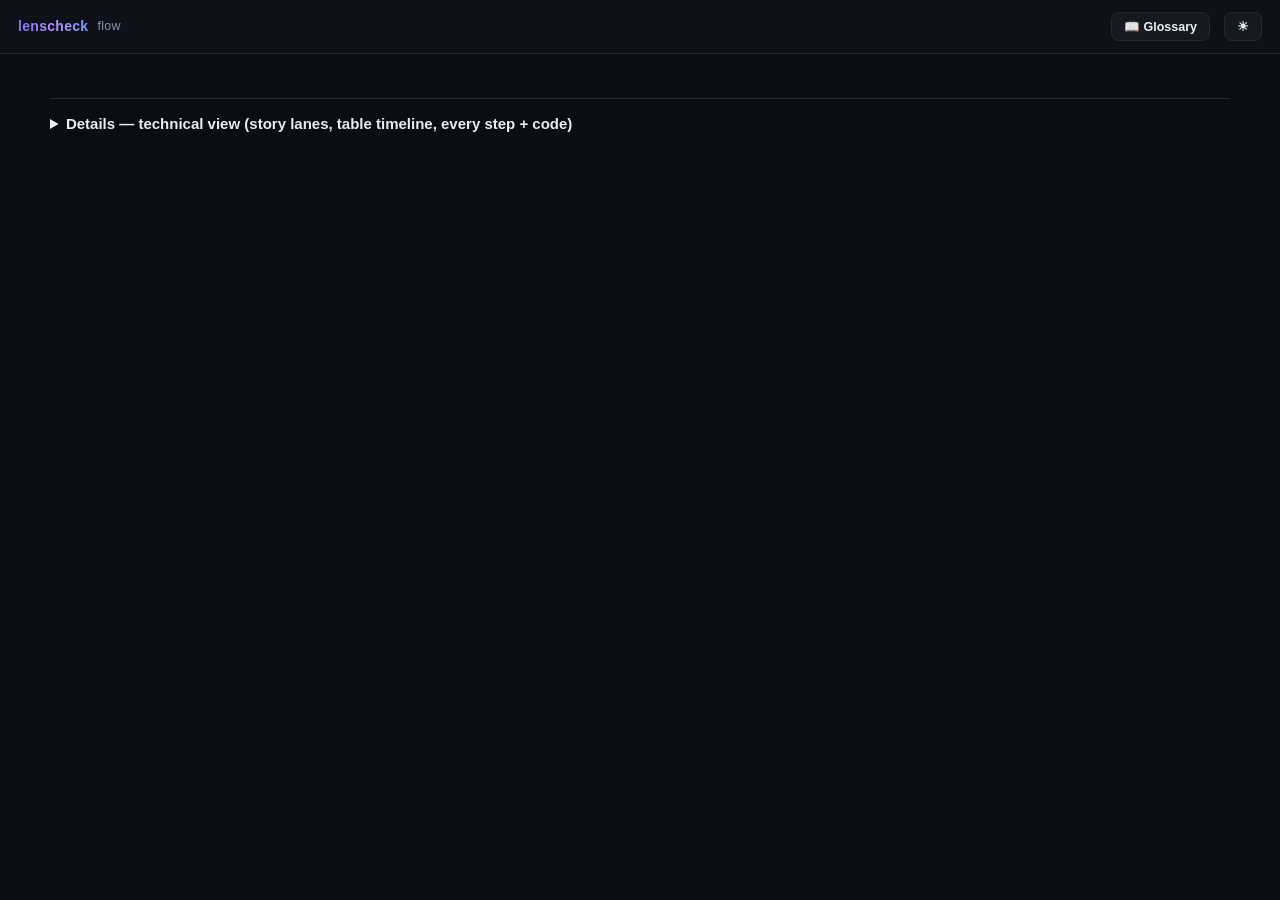
<file: web/flow.template.html>
<!doctype html>
<html lang="en"><head>
<meta charset="utf-8"><meta name="viewport" content="width=device-width, initial-scale=1">
<title>Lenscheck — Flow</title>
<script>try{var t=new URLSearchParams(location.search).get("theme")||localStorage.getItem("lenscheck.theme")||"dark";document.documentElement.setAttribute("data-theme",t)}catch(e){}</script>
<style>
:root{--bg:#0a0d13;--panel:#141922;--sidebar:#0d1119;--card:#11151d;--line:#232a36;
  --fg:#e6edf3;--mut:#8b93a3;--faint:#5b6473;
  --crit:#f85149;--high:#db8f2b;--med:#d0b429;--low:#3fb950;--link:#7aa2ff;--purple:#bc8cff;
  --acc:#7c74f0;--acc2:#6d64f5;}
[data-theme="light"]{--bg:#f5f6f9;--panel:#ffffff;--sidebar:#eef0f4;--card:#ffffff;--line:#e2e5ec;
  --fg:#1b2130;--mut:#5b6572;--faint:#98a1ad;
  --crit:#d1242f;--high:#b06a00;--med:#8a7200;--low:#1a7f37;--link:#2f5bd8;--purple:#7c3aed;
  --acc:#6d64f5;--acc2:#5a50e8;}
*{box-sizing:border-box}html,body{height:100%}
body{margin:0;background:var(--bg);color:var(--fg);font:14px/1.5 -apple-system,Segoe UI,Roboto,sans-serif}
a{color:var(--link);text-decoration:none}a:hover{text-decoration:underline}
code,.mono{font-family:ui-monospace,SFMono-Regular,Menlo,Consolas,monospace}

nav.top{display:flex;align-items:center;gap:14px;height:54px;padding:0 18px;
  border-bottom:1px solid var(--line);background:var(--sidebar);position:sticky;top:0;z-index:20}
nav.top .brand{display:flex;align-items:center;gap:9px;font-weight:800;letter-spacing:.3px}
nav.top .brand .g{background:linear-gradient(90deg,var(--acc),var(--purple),var(--link));
  -webkit-background-clip:text;background-clip:text;color:transparent}
nav.top small{color:var(--mut);font-weight:400;font-size:12.5px}
nav.top .spacer{flex:1}
nav.top .navbtn{display:inline-flex;align-items:center;gap:6px;padding:6px 12px;border-radius:8px;
  border:1px solid var(--line);background:var(--panel);color:var(--fg);font-size:12.5px;font-weight:600;
  cursor:pointer}
nav.top .navbtn:hover{border-color:var(--acc);text-decoration:none}
.wrap{max-width:1220px;margin:0 auto;padding:16px 20px 90px}
h1{font-size:20px;margin:4px 0 2px}
.meta{color:var(--mut);font-size:12.5px;margin-bottom:6px}
.badge{display:inline-block;padding:1px 8px;border-radius:5px;font-size:11px;font-weight:700;
  background:rgba(124,116,240,.14);color:var(--acc)}
.badge.red{background:rgba(248,81,73,.14);color:var(--crit)}
.badge.amber{background:rgba(219,143,43,.14);color:var(--high)}
.badge.green{background:rgba(63,185,80,.14);color:var(--low)}
.badge.alt{background:rgba(188,140,255,.14);color:var(--purple)}
.stats{color:var(--mut);font-size:12.5px;display:flex;gap:14px;flex-wrap:wrap;margin:6px 0 2px}
.stats b{color:var(--fg)}
h2{font-size:15px;margin:26px 0 8px;border-bottom:1px solid var(--line);padding-bottom:6px}
.toolbar{display:flex;gap:12px;align-items:center;flex-wrap:wrap;margin-bottom:10px}
input,button{background:var(--panel);border:1px solid var(--line);color:var(--fg);border-radius:8px;
  padding:7px 10px;font-size:13px;font-family:inherit}
button{cursor:pointer}button:hover{border-color:var(--acc)}
label.chk{display:inline-flex;gap:6px;align-items:center;color:var(--mut);font-size:12.5px;cursor:pointer}
#q{min-width:260px;flex:1;max-width:420px}
.none{color:var(--faint);font-size:12.5px;padding:6px 0}

.lanes{overflow-x:auto;padding-bottom:4px}
.lanes-grid{display:grid;gap:10px;min-width:max-content}
.lane-head{font-weight:800;font-size:12.5px;color:var(--acc);text-transform:uppercase;letter-spacing:.05em;
  padding:4px 2px;border-bottom:1px solid var(--line)}
.arrow{color:var(--mut);font-size:12px;padding:2px 4px}
.arrow.alt{color:var(--purple);font-weight:700}
.pcard{background:var(--card);border:1px solid var(--line);border-left:4px solid var(--acc);border-radius:10px;
  padding:10px 12px;cursor:pointer;max-width:520px}
.pcard:hover{border-color:var(--acc)}
.pcard .phead{font-weight:700;font-size:13px;margin-bottom:2px}
.pcard .when{color:var(--mut);font-size:11.5px;margin-bottom:4px}
.chips{display:flex;gap:5px;flex-wrap:wrap;margin:4px 0}
.tchip{display:inline-block;border:1px solid var(--line);border-radius:2em;padding:1px 8px;font-size:11.5px;
  color:var(--mut);white-space:nowrap}
.tchip.w{color:var(--crit);border-color:rgba(248,81,73,.45)}
.tchip.r{color:var(--link);border-color:rgba(122,162,255,.45)}
.tchip.rw{color:var(--purple);border-color:rgba(188,140,255,.45)}
.tchip.ext{color:var(--high);border-color:rgba(219,143,43,.45)}
.cut{color:var(--high);font-size:11.5px}
.cands{color:var(--mut);font-size:11.5px;margin-top:4px}
.shot{height:58px;max-width:110px;object-fit:cover;border:1px solid var(--line);border-radius:6px;
  margin:6px 6px 0 0;cursor:zoom-in}

.trow{display:flex;gap:6px;align-items:center;flex-wrap:wrap;padding:5px 0;border-bottom:1px solid var(--line)}
.tname{font-weight:700;font-size:12.5px;min-width:180px;font-family:ui-monospace,Menlo,monospace}
.ev{font-size:11.5px;padding:2px 8px;border-radius:2em;color:var(--mut)}
.ev.maybe{border-style:dashed}
.ev .op{font-weight:800}

details.phase{background:var(--card);border:1px solid var(--line);border-radius:9px;margin-bottom:8px;overflow:hidden}
details.phase>summary{cursor:pointer;padding:8px 12px;font-size:13px;font-weight:700;list-style:none}
details.phase>summary::-webkit-details-marker{display:none}
details.phase>summary:hover{background:rgba(255,255,255,.03)}
ul.tree{list-style:none;margin:0;padding:4px 12px 12px 22px}
ul.tree ul{list-style:none;padding-left:18px;border-left:1px solid var(--line)}
li.step{padding:3px 4px;border-radius:6px;font-size:12.5px;cursor:pointer;position:relative}
li.step:hover{background:rgba(124,116,240,.10)}
li.step .mk{color:var(--acc);font-weight:800;font-size:11px;display:inline-block;min-width:24px}
li.step .loc{color:var(--faint);font-size:11px}
li.step .kv{color:var(--mut);font-family:ui-monospace,Menlo,monospace;font-size:11.5px}
li.guard{color:var(--high);font-size:11.5px;font-family:ui-monospace,Menlo,monospace}
li.step.hit{background:rgba(219,143,43,.18)}
li.step.flash{background:rgba(124,116,240,.30)}

#code{position:fixed;top:54px;right:0;width:min(560px,48vw);height:calc(100vh - 54px);display:none;
  background:var(--panel);border-left:1px solid var(--line);z-index:30;overflow:auto;
  box-shadow:-12px 0 34px rgba(0,0,0,.35)}
.codetop{display:flex;gap:8px;align-items:center;padding:10px 12px;border-bottom:1px solid var(--line);
  position:sticky;top:0;background:var(--panel)}
.codetop .mono{flex:1;font-size:12px;overflow-wrap:anywhere}
.codetop button{padding:2px 7px}
.codetop2{padding:6px 12px;border-bottom:1px solid var(--line);font-size:12px}
.codebox{padding:8px 0;overflow-x:auto}
.cline{display:flex;font-size:12px;line-height:1.55}
.cline .cn{flex:0 0 52px;text-align:right;padding-right:10px;color:var(--faint);user-select:none}
.cline .cc{white-space:pre;padding-right:12px}
.cline.hl{background:rgba(219,143,43,.14)}
#overlay{position:fixed;inset:0;background:rgba(0,0,0,.72);display:none;align-items:center;
  justify-content:center;z-index:40;cursor:zoom-out}
#overlay img{max-width:92vw;max-height:88vh;border-radius:8px}
@media (max-width:820px){#code{width:100%}}

/* ---- overview infographic ---- */
.ic{width:18px;height:18px;flex:0 0 18px;color:var(--sc,var(--acc))}
.ov-banner{margin:18px 0 6px;padding:14px 18px;border-radius:12px;background:linear-gradient(90deg,#1f3a8a,#3b2f9e);
  color:#fff;font-size:20px;font-weight:800;letter-spacing:.3px;text-transform:uppercase;text-align:center}
.ov-src{text-align:center;font-size:12.5px;color:var(--mut);margin-bottom:14px}
.ov-src .warn{color:var(--high);font-weight:600}
.ov-sec{--sc:#2f6fdb;border:1px solid var(--line);border-radius:12px;background:var(--panel);margin:12px 0;overflow:hidden}
.ov-sec-h{display:flex;flex-wrap:wrap;align-items:baseline;gap:10px;padding:9px 14px;color:#fff;background:var(--sc)}
.ov-sec-h b{font-size:15px;text-transform:uppercase;letter-spacing:.3px}
.ov-sec-h span{font-size:12.5px;opacity:.92}
.ov-sec-h small{margin-left:auto;font-size:11.5px;opacity:.85}
.ov-flow{display:flex;flex-wrap:wrap;align-items:stretch;gap:8px;padding:12px}
.ov-stage{flex:1 1 220px;max-width:360px;border:1px solid var(--line);border-top:4px solid var(--sc);border-radius:10px;
  padding:10px 11px;background:var(--card);cursor:pointer}
.ov-stage:hover{border-color:var(--sc)}
.ov-sh{display:flex;align-items:center;gap:7px;margin-bottom:7px}
.ov-n{flex:0 0 24px;height:24px;border-radius:50%;background:var(--sc);color:#fff;font-weight:800;font-size:12.5px;
  display:flex;align-items:center;justify-content:center}
.ov-sh b{font-size:13.5px;line-height:1.25}
.ov-item{display:flex;gap:8px;align-items:flex-start;padding:4px 2px;font-size:12.8px;line-height:1.35;border-radius:6px;cursor:pointer}
.ov-item:hover{background:rgba(124,116,240,.08)}
.ov-branches{display:flex;flex-wrap:wrap;gap:6px;align-items:stretch;margin-top:6px}
.ov-branch{flex:1 1 140px;border:1px dashed var(--sc);border-radius:8px;padding:6px 7px}
.ov-bl{font-size:11.5px;font-weight:700;color:var(--sc);text-transform:uppercase;margin-bottom:3px}
.ov-or{align-self:center;font-size:11px;font-weight:800;color:var(--mut)}
.ov-arrow{flex:0 0 auto;align-self:center;display:flex;flex-direction:column;align-items:center;color:var(--mut);
  font-size:20px;line-height:1;min-width:34px}
.ov-arrow small{font-size:10.5px;max-width:90px;text-align:center;line-height:1.2;margin-top:2px}
.ov-arrow.alt{color:var(--purple)}
.ov-down{text-align:center;color:var(--mut);font-size:20px;line-height:1}
.unv{border-style:dashed!important;opacity:.85}
.unv::after{content:" ⚠";color:var(--high);font-size:11px}
.ov-grid{display:grid;grid-template-columns:repeat(auto-fit,minmax(280px,1fr));gap:12px;margin:12px 0}
.ov-box{border:1px solid var(--line);border-radius:12px;background:var(--panel);padding:10px 12px}
.ov-box h3{margin:0 0 8px;font-size:12.5px;text-transform:uppercase;letter-spacing:.4px;color:var(--mut)}
.ov-box.notes{border-color:var(--crit)}
.ov-box.notes h3{color:var(--crit)}
.ov-row{display:flex;gap:8px;align-items:flex-start;padding:4px 0;font-size:12.8px;border-top:1px solid var(--line);cursor:pointer}
.ov-row:first-of-type{border-top:0}
.ov-row code{font-size:12px;overflow-wrap:anywhere}
.ov-row>div{min-width:0}
.ov-legend{display:flex;flex-wrap:wrap;gap:10px 16px;font-size:12px;color:var(--mut)}
.ov-legend span{display:inline-flex;gap:6px;align-items:center}
.ov-chain{display:flex;flex-wrap:wrap;gap:6px;align-items:center;justify-content:center;margin:14px 0 6px;
  padding:9px 12px;border-radius:10px;border:1px solid var(--line);background:var(--panel);font-size:13px;font-weight:600}
.ov-chain i{font-style:normal;color:var(--mut)}
/* ---- served mode (lenscheck serve /flow): a form instead of baked-in data ---- */
.srv-only{display:none!important}
body.served a.srv-only,body.served button.srv-only{display:inline-flex!important}
body.served form.srv-only{display:block!important}
body.nodata #details{display:none}
.ff{border:1px solid var(--line);border-radius:12px;background:var(--panel);padding:10px 14px;margin:14px 0}
.ffrow{display:flex;flex-wrap:wrap;gap:8px 14px;align-items:center;margin:6px 0}
.ffrow[hidden]{display:none}
.ffrow label{display:flex;gap:6px;align-items:center;font-size:13px;color:var(--mut)}
.ffrow label.grow{flex:1 1 320px}
.ffrow input[type=text],.ffrow input:not([type]),.ffrow select{flex:1;min-width:0;padding:6px 9px;border-radius:8px;
  border:1px solid var(--line);background:var(--card);color:var(--fg);font-size:13px}
#ff-picks button{margin:4px 6px 0 0;font-size:12px;padding:3px 9px;border-radius:7px;border:1px solid var(--line);
  background:var(--card);color:var(--fg);cursor:pointer;text-align:left}
details.details{margin-top:22px;border-top:1px solid var(--line);padding-top:6px}
details.details>summary{cursor:pointer;font-size:15px;font-weight:700;padding:8px 0}
</style></head>
<body>
<nav class="top">
  <div class="brand"><span class="g">lenscheck</span> <small>flow</small></div>
  <div class="spacer"></div>
  <a class="navbtn srv-only" href="./" data-g="nav-review">☑ Review</a>
  <a class="navbtn srv-only" href="map" data-g="nav-map">🗺 Repo Map</a>
  <a class="navbtn srv-only" href="crossrepo" data-g="nav-crossrepo">🔀 Cross-repo</a>
  <button class="navbtn on srv-only" data-g="nav-flow">🧭 Flow</button>
  <button class="navbtn" onclick="lcGlossaryOpen()" data-g="nav-glossary">📖 Glossary</button>
  <button class="navbtn" id="themeBtn" onclick="toggleTheme()" data-g="nav-theme">☀</button>
</nav>
<div class="wrap">
  <form id="flowform" class="ff srv-only" data-g="nav-flow" onsubmit="return false">
    <div class="ffrow">
      <label>Repo <input id="ff-repo" placeholder="/path/to/repo" required></label>
      <label class="ffmode"><input type="radio" name="ffmode" value="entry" checked> Entrypoint</label>
      <label class="ffmode" data-g="fl-journey"><input type="radio" name="ffmode" value="journey"> Journey</label>
    </div>
    <div class="ffrow" id="ff-entry-row">
      <label class="grow">Entrypoint <input id="ff-q" list="ff-entries" placeholder="handler, route, command:x, or words like “lead push upload”"></label>
      <datalist id="ff-entries"></datalist>
    </div>
    <div class="ffrow" id="ff-journey-row" hidden>
      <label class="grow">Journey <select id="ff-journey"></select></label>
      <label class="grow">from <input id="ff-jdir" placeholder="journeys folder (default: <repo>/.flows)"></label>
    </div>
    <div class="ffrow">
      <label class="grow">Cross-repo <input id="ff-xrepo" placeholder="optional: /path/to/other-repo, /path/to/third"></label>
      <label class="ffmode" data-g="fl-source"><input type="checkbox" id="ff-explain"> Explain with Claude</label>
      <label class="ffmode"><input type="checkbox" id="ff-refresh"> fresh</label>
      <button class="navbtn" id="ff-go" type="submit">Show flow</button>
    </div>
    <div id="ff-status" class="meta"></div>
    <div id="ff-picks"></div>
  </form>
  <h1 id="title"></h1>
  <div class="meta" id="subtitle"></div>
  <div class="stats" id="stats"></div>

  <section id="overview" data-g="fl-overview"></section>

  <details class="details" id="details">
  <summary data-g="fl-details">Details — technical view (story lanes, table timeline, every step + code)</summary>
  <h2 data-g="fl-story">Story</h2>
  <div class="lanes"><div id="lanes" class="lanes-grid"></div></div>

  <h2 data-g="fl-timeline">Tables</h2>
  <div class="toolbar"><label class="chk"><input type="checkbox" id="wonly" checked> only written tables</label></div>
  <div id="timeline"></div>

  <h2 data-g="fl-steps">Steps</h2>
  <div class="toolbar">
    <input id="q" type="search" placeholder="🔎 step text, table, file…" data-g="search">
    <label class="chk"><input type="checkbox" id="showexits"> show exits</label>
  </div>
  <div id="steps"></div>
  </details>
</div>
<svg width="0" height="0" style="position:absolute" aria-hidden="true">
 <defs>
  <symbol id="i-database" viewBox="0 0 24 24" fill="none" stroke="currentColor" stroke-width="2" stroke-linecap="round" stroke-linejoin="round"><ellipse cx="12" cy="5" rx="8" ry="3"/><path d="M4 5v14c0 1.7 3.6 3 8 3s8-1.3 8-3V5"/><path d="M4 12c0 1.7 3.6 3 8 3s8-1.3 8-3"/></symbol>
  <symbol id="i-upload" viewBox="0 0 24 24" fill="none" stroke="currentColor" stroke-width="2" stroke-linecap="round" stroke-linejoin="round"><path d="M12 16V4"/><path d="M7 9l5-5 5 5"/><path d="M4 16v3a2 2 0 0 0 2 2h12a2 2 0 0 0 2-2v-3"/></symbol>
  <symbol id="i-file" viewBox="0 0 24 24" fill="none" stroke="currentColor" stroke-width="2" stroke-linecap="round" stroke-linejoin="round"><path d="M14 3H6a2 2 0 0 0-2 2v14a2 2 0 0 0 2 2h12a2 2 0 0 0 2-2V9z"/><path d="M14 3v6h6"/><path d="M8 13h8M8 17h6"/></symbol>
  <symbol id="i-gear" viewBox="0 0 24 24" fill="none" stroke="currentColor" stroke-width="2" stroke-linecap="round" stroke-linejoin="round"><circle cx="12" cy="12" r="3"/><path d="M12 2v3M12 19v3M2 12h3M19 12h3M4.9 4.9l2.1 2.1M17 17l2.1 2.1M4.9 19.1L7 17M17 7l2.1-2.1"/></symbol>
  <symbol id="i-task" viewBox="0 0 24 24" fill="none" stroke="currentColor" stroke-width="2" stroke-linecap="round" stroke-linejoin="round"><rect x="3" y="3" width="18" height="18" rx="3"/><path d="M8 12l3 3 5-6"/></symbol>
  <symbol id="i-clock" viewBox="0 0 24 24" fill="none" stroke="currentColor" stroke-width="2" stroke-linecap="round" stroke-linejoin="round"><circle cx="12" cy="12" r="9"/><path d="M12 7v5l3 2"/></symbol>
  <symbol id="i-api" viewBox="0 0 24 24" fill="none" stroke="currentColor" stroke-width="2" stroke-linecap="round" stroke-linejoin="round"><circle cx="12" cy="12" r="9"/><path d="M3 12h18"/><path d="M12 3c2.5 2.7 2.5 15.3 0 18M12 3c-2.5 2.7-2.5 15.3 0 18"/></symbol>
  <symbol id="i-sheet" viewBox="0 0 24 24" fill="none" stroke="currentColor" stroke-width="2" stroke-linecap="round" stroke-linejoin="round"><rect x="3" y="4" width="18" height="16" rx="2"/><path d="M3 10h18M3 15h18M9 4v16"/></symbol>
  <symbol id="i-user" viewBox="0 0 24 24" fill="none" stroke="currentColor" stroke-width="2" stroke-linecap="round" stroke-linejoin="round"><circle cx="12" cy="8" r="4"/><path d="M4 21c0-4 3.6-7 8-7s8 3 8 7"/></symbol>
  <symbol id="i-shield" viewBox="0 0 24 24" fill="none" stroke="currentColor" stroke-width="2" stroke-linecap="round" stroke-linejoin="round"><path d="M12 3l8 3v6c0 5-3.5 8-8 9-4.5-1-8-4-8-9V6z"/></symbol>
  <symbol id="i-filter" viewBox="0 0 24 24" fill="none" stroke="currentColor" stroke-width="2" stroke-linecap="round" stroke-linejoin="round"><path d="M3 4h18l-7 9v6l-4 2v-8z"/></symbol>
  <symbol id="i-search" viewBox="0 0 24 24" fill="none" stroke="currentColor" stroke-width="2" stroke-linecap="round" stroke-linejoin="round"><circle cx="11" cy="11" r="7"/><path d="M20 20l-4-4"/></symbol>
  <symbol id="i-chart" viewBox="0 0 24 24" fill="none" stroke="currentColor" stroke-width="2" stroke-linecap="round" stroke-linejoin="round"><path d="M4 20V10M10 20V4M16 20v-7M22 20H2"/></symbol>
  <symbol id="i-mail" viewBox="0 0 24 24" fill="none" stroke="currentColor" stroke-width="2" stroke-linecap="round" stroke-linejoin="round"><rect x="3" y="5" width="18" height="14" rx="2"/><path d="M3 7l9 6 9-6"/></symbol>
  <symbol id="i-warning" viewBox="0 0 24 24" fill="none" stroke="currentColor" stroke-width="2" stroke-linecap="round" stroke-linejoin="round"><path d="M12 3l10 18H2z"/><path d="M12 10v4M12 17v.5"/></symbol>
  <symbol id="i-link" viewBox="0 0 24 24" fill="none" stroke="currentColor" stroke-width="2" stroke-linecap="round" stroke-linejoin="round"><path d="M10 14a5 5 0 0 0 7 0l3-3a5 5 0 0 0-7-7l-1 1"/><path d="M14 10a5 5 0 0 0-7 0l-3 3a5 5 0 0 0 7 7l1-1"/></symbol>
 </defs>
</svg>
<div id="code"></div>
<div id="overlay"><img id="overlayimg" alt="screenshot"></div>

<script src="glossary.js"></script>
<script>window.FLOW_DATA = __FLOW_DATA__;</script>
<script>
function applyTheme(t){document.documentElement.setAttribute("data-theme",t);
  var b=document.getElementById("themeBtn"); if(b) b.textContent=t==="light"?"🌙":"☀";
  try{localStorage.setItem("lenscheck.theme",t)}catch(e){}}
function toggleTheme(){applyTheme(document.documentElement.getAttribute("data-theme")==="light"?"dark":"light");}
applyTheme(document.documentElement.getAttribute("data-theme")||"dark");

var D=window.FLOW_DATA||{};
var EMBED=new URLSearchParams(location.search).get("embed")==="1";
var MARKERS={read:"R",write:"W",external:"→",async:"⇢",cache:"$",call:"call",exit:"⛔"};
function esc(s){return (s==null?"":""+s).replace(/[&<>"]/g,function(c){
  return {"&":"&amp;","<":"&lt;",">":"&gt;",'"':"&quot;"}[c];});}
function fmt(v){return Array.isArray(v)?"["+v.map(fmt).join(", ")+"]":""+v;}
function fmtObj(o){return Object.keys(o).map(function(k){return k+": "+fmt(o[k]);}).join(", ");}
function cut(s,n){return s.length>n?s.slice(0,n-1)+"…":s;}
function hopById(id){var out=null;(D.flow.hops||[]).forEach(function(h){if(h.id===id)out=h;});return out;}

var META={};
function indexSteps(steps,repo){(steps||[]).forEach(function(s){
  if(s.id)META[s.id]={repo:repo,loc:s.loc||""};
  indexSteps(s.children||[],repo);});}
function indexAll(){                    // run on every render: in served mode the data arrives later
  META={};
  indexSteps((D.flow.steps)||[],D.flow.origin||"");
  (D.flow.hops||[]).forEach(function(h){indexSteps(h.steps||[],h.repo||"");});
}

function headInfo(){
  var e=D.flow.entry||{}, meta=D.flow.repo_meta||{};
  document.getElementById("title").textContent="FLOW "+(e.kind||"")+" "+(e.route||"")+" → "+(e.handler||"");
  var sub=esc(D.flow.origin||"")+" · "+esc((meta.commit||"").slice(0,8)||"no commit");
  if(meta.dirty) sub+=" · <span class=\"badge red\">dirty</span>";
  document.getElementById("subtitle").innerHTML=sub;
  var steps=0;
  for(var k in META) steps++;
  var cuts=0;(D.story||[]).forEach(function(p){cuts+=p.cuts||0;});
  document.getElementById("stats").innerHTML="<span><b>"+steps+"</b> steps</span>"
    +"<span><b>"+((D.flow.hops||[]).length)+"</b> hops</span>"
    +"<span data-g=\"fl-cut\"><b>"+cuts+"</b> ✂ cuts</span>";
}

function phaseChip(t){
  var ops=t.ops||[], rw=ops.indexOf("R")>=0&&ops.indexOf("W")>=0;
  var cls=rw?"rw":(ops.indexOf("W")>=0?"w":"r"), label=rw?"RW":(ops.indexOf("W")>=0?"W":"R");
  return "<span class=\"tchip "+cls+"\">"+esc(label+" "+t.table)+"</span>";
}
function cardHTML(p){
  var h="<div class=\"phead\">"+esc(p.title)+"</div>";
  if(p.alt) h+="<span class=\"badge alt\" data-g=\"fl-alt\">"+esc(cut("⑂ "+(p.alt.branch||""),80))+"</span>";
  if(p.when&&p.when.length)
    h+="<div class=\"when\" data-g=\"fl-when\">"+esc(cut(p.when.join(" › "),120))+"</div>";
  var tables=(p.tables||[]).map(phaseChip).join("");
  if(tables) h+="<div class=\"chips\">"+tables+"</div>";
  var ext=(p.externals||[]).map(function(x){return "<span class=\"tchip ext\">→ "+esc(x)+"</span>";}).join("");
  if(ext) h+="<div class=\"chips\">"+ext+"</div>";
  if(p.cuts) h+="<div class=\"cut\" data-g=\"fl-cut\">✂ "+p.cuts+"</div>";
  if(p.candidates&&p.candidates.length){
    var exp=p.candidates.filter(function(c){return c.expanded;})[0];
    var rest=p.candidates.filter(function(c){return !c.expanded;});
    var s=exp?"★ "+esc(exp.route):"";
    if(rest.length){
      s+=(s?" · ":"")+"also: "+rest.slice(0,2).map(function(c){return esc(c.route);}).join(", ")
        +(rest.length>2?" +"+(rest.length-2):"");
    }
    h+="<div class=\"cands\" data-g=\"fl-hop-table\">"+s+"</div>";
  }
  (p.screens||[]).forEach(function(src){
    h+="<img class=\"shot\" src=\""+esc(src)+"\" alt=\"screenshot\" data-full=\""+esc(src)+"\">";});
  return h;
}
function storyView(){
  var lanes=[];
  (D.story||[]).forEach(function(p){if(lanes.indexOf(p.repo)<0)lanes.push(p.repo);});
  if(!lanes.length)lanes.push(D.flow.origin||"");
  var out="";var i=0;var prevPhase=null;
  (D.story||[]).forEach(function(p){
    if(i>0){
      var via=(p.kind==="table"?"⏱ later · ":"")+(p.via||p.kind||"");
      var alt=p.alt&&prevPhase&&prevPhase.alt&&p.alt.group===prevPhase.alt.group;
      var g=p.kind==="table"?"fl-hop-table":((p.kind==="http"||p.kind==="celery-hop")?"fl-hop-http":"");
      out+="<div class=\"arrow"+(alt?" alt":"")+"\" style=\"grid-column:1/-1\""
        +(g&&!alt?" data-g=\""+g+"\"":"")+">"+(alt?"⑂ or · ":"↓ ")+esc(via)+"</div>";
    }
    out+="<div class=\"pcard\" style=\"grid-column:"+(lanes.indexOf(p.repo)+1)+"\" data-phase=\""
      +esc(p.id)+"\">"+cardHTML(p)+"</div>";
    prevPhase=p;
    i++;
  });
  document.getElementById("lanes").style.gridTemplateColumns="repeat("+lanes.length+",minmax(240px,1fr))";
  document.getElementById("lanes").innerHTML=lanes.map(function(r){
    return "<div class=\"lane-head\" data-g=\"fl-lane\">"+esc(r)+"</div>";}).join("")+out;
}

function timelineView(){
  var only=document.getElementById("wonly").checked, h="";
  (D.timeline||[]).forEach(function(t){
    if(only&&!t.written)return;
    var chips=(t.events||[]).map(function(e){
      var text=e.op+" "+e.repo+" "+e.step
        +(e.set?" set{"+fmtObj(e.set)+"}":"")
        +(e.where?" where{"+fmtObj(e.where)+"}":"")
        +(e.where_not?" not{"+fmtObj(e.where_not)+"}":"");
      var op=e.maybe?e.op+"?":e.op;
      return "<button class=\"ev"+(e.maybe?" maybe":"")+"\" data-step=\""+esc(e.step)+"\""
        +(e.maybe?" data-g=\"fl-maybe\"":"")+"><span class=\"op\">"+esc(op)
        +"</span> "+esc(text.slice(e.op.length))+"</button>";
    }).join("");
    h+="<div class=\"trow\"><span class=\"tname\">"+esc(t.table)+"</span>"+chips+"</div>";
  });
  document.getElementById("timeline").innerHTML=h||"<div class=\"none\">no table touches</div>";
}

function filterPhase(steps,id){
  var out=[];
  (steps||[]).forEach(function(s){
    if(D.step_phase[s.id]===id)out.push({step:s,children:filterPhase(s.children||[],id)});
    else out=out.concat(filterPhase(s.children||[],id));
  });
  return out;
}
function stepText(s){
  var m=MARKERS[s.kind]||"";
  var h="<span class=\"mk\">"+esc(m)+"</span>"+esc(s.text||"");
  if(s.set)h+=" <span class=\"kv\">set{"+esc(fmtObj(s.set))+"}</span>";
  if(s.where)h+=" <span class=\"kv\">where{"+esc(fmtObj(s.where))+"}</span>";
  if(s.where_not)h+=" <span class=\"kv\">not{"+esc(fmtObj(s.where_not))+"}</span>";
  if(s.ref)h+=" <a href=\"#\" class=\"refLink\" data-g=\"fl-ref\" data-ref=\""+esc(s.ref)+"\">(see "+esc(s.ref)+")</a>";
  if(s.truncated)h+=" <span class=\"badge amber\" data-g=\"fl-cut\">✂ not followed</span>";
  if(s.boundary){
    var first=(s.children||[])[0], pid=first?D.step_phase[first.id]:null;
    if(pid)h+=" <a href=\"#\" class=\"phLink\" data-phase=\""+esc(pid)+"\">═ "+esc(s.boundary)+" → "+esc(pid)+"</a>";
  }
  if(s.loc)h+=" <span class=\"loc\">"+esc(s.loc)+"</span>";
  return h;
}
function stepList(nodes,repo){
  var h="",prev=[];
  // drop hidden exits BEFORE placing guard headers, so a guard never dangles with nothing under it
  nodes.filter(function(n){return SHOW_EXITS||n.step.kind!=="exit";}).forEach(function(n){
    var s=n.step, guards=s.guards||[];
    guards.forEach(function(g){if(prev.indexOf(g)<0)h+="<li class=\"guard\" data-g=\"fl-guard\">? "+esc(g)+"</li>";});
    prev=guards;
    var hay=[s.text||"",s.table||"",s.model||"",s.loc||""].join(" ").toLowerCase();
    h+="<li class=\"step"+(s.kind==="exit"?" exit":"")+"\" id=\"step-"+esc(String(s.id).replace(/\./g,"_"))
      +"\" data-step=\""+esc(s.id)+"\" data-repo=\""+esc(repo)+"\" data-loc=\""+esc(s.loc||"")
      +"\" data-hay=\""+esc(hay)+"\">"+stepText(s)+"</li>";
    if(n.children&&n.children.length)h+="<ul>"+stepList(n.children,repo)+"</ul>";
  });
  return h;
}
function stepsView(){
  var h="";
  (D.story||[]).forEach(function(p,i){
    var hop=p.hop?hopById(p.hop):null;
    var src=p.hop?((hop&&hop.steps)||[]):(D.flow.steps||[]);
    var nodes=filterPhase(src,p.id);
    h+="<details class=\"phase\" id=\"steps-"+esc(p.id)+"\""+(i===0?" open":"")+">"
      +"<summary data-g=\"fl-steps\">"+esc(p.id+" · "+p.title)+"</summary>";
    h+=nodes.length?"<ul class=\"tree\">"+stepList(nodes,p.repo)+"</ul>":"<div class=\"none\" style=\"padding:6px 14px 12px\">no steps</div>";
    h+="</details>";
  });
  document.getElementById("steps").innerHTML=h;
}

function openSource(id){
  var m=META[id]; if(!m)return;
  var panel=document.getElementById("code"), loc=m.loc||"";
  var i=loc.lastIndexOf(":"), file=loc, line=1;
  if(i>0){file=loc.slice(0,i);line=parseInt(loc.slice(i+1),10)||1;}
  var src=(D.sources||{})[m.repo+":"+loc];
  var h="<div class=\"codetop\"><span class=\"mono\">"+esc(m.repo+":"+loc)+"</span>"
    +"<button id=\"codeclose\">✕</button></div>";
  var root=(D.flow.repo_paths||{})[m.repo];
  if(root){
    h+="<div class=\"codetop2\"><a class=\"mono\" href=\"vscode://file/"+esc(root)+"/"+esc(file)+":"+line
      +"\">open in VS Code</a></div>";
  }
  if(src&&src.found){
    h+="<div class=\"codebox mono\">";
    (src.lines||[]).forEach(function(ln,k){
      var n=src.start+k;
      h+="<div class=\"cline"+(n===src.line?" hl":"")+"\"><span class=\"cn\">"+n
        +"</span><span class=\"cc\">"+(esc(ln)||" ")+"</span></div>";
    });
    h+="</div>";
  }else h+="<div class=\"none\" style=\"padding:10px 12px\">source not available</div>";
  panel.innerHTML=h; panel.style.display="block";
  document.getElementById("codeclose").onclick=function(){panel.style.display="none";};
  if(EMBED){try{window.parent.postMessage({lenscheck:"openSource",path:file,line:line},"*");}catch(e){}}
}

function reveal(id){
  var el=document.getElementById("step-"+String(id).replace(/\./g,"_"));
  if(!el)return;
  var d=el.closest("details");
  while(d){d.open=true;d=d.parentElement?d.parentElement.closest("details"):null;}
  el.scrollIntoView({behavior:"smooth",block:"center"});
  el.classList.add("flash");
  setTimeout(function(){el.classList.remove("flash");},1200);
  openSource(id);
}
function search(){
  var q=document.getElementById("q").value.trim().toLowerCase();
  var els=document.querySelectorAll("li.step");
  [].forEach.call(els,function(el){el.classList.remove("hit");});
  if(!q)return;
  [].forEach.call(els,function(el){
    if((el.getAttribute("data-hay")||"").indexOf(q)>=0){
      el.classList.add("hit");
      var d=el.closest("details"); if(d)d.open=true;
    }
  });
}

document.getElementById("lanes").addEventListener("click",function(ev){
  var img=ev.target.closest?ev.target.closest(".shot"):null;
  if(img){
    ev.preventDefault();ev.stopPropagation();
    document.getElementById("overlayimg").src=img.getAttribute("data-full");
    document.getElementById("overlay").style.display="flex";
    return;
  }
  var card=ev.target.closest?ev.target.closest(".pcard"):null;
  if(!card)return;
  var id=card.getAttribute("data-phase");
  var d=document.getElementById("steps-"+id);
  if(d){d.open=true;d.scrollIntoView({behavior:"smooth",block:"start"});}
});
document.getElementById("overlay").addEventListener("click",function(){
  this.style.display="none";document.getElementById("overlayimg").src="";
});
document.getElementById("timeline").addEventListener("click",function(ev){
  var b=ev.target.closest?ev.target.closest(".ev"):null;
  if(b)reveal(b.getAttribute("data-step"));
});
document.getElementById("steps").addEventListener("click",function(ev){
  var ref=ev.target.closest?ev.target.closest(".refLink"):null;
  if(ref){ev.preventDefault();reveal(ref.getAttribute("data-ref"));return;}
  var ph=ev.target.closest?ev.target.closest(".phLink"):null;
  if(ph){
    ev.preventDefault();
    var d=document.getElementById("steps-"+ph.getAttribute("data-phase"));
    if(d){d.open=true;d.scrollIntoView({behavior:"smooth",block:"start"});}
    return;
  }
  var li=ev.target.closest?ev.target.closest("li.step"):null;
  if(li)openSource(li.getAttribute("data-step"));
});
document.getElementById("q").addEventListener("input",search);
document.getElementById("wonly").addEventListener("change",timelineView);
document.getElementById("showexits").addEventListener("change",function(){
  SHOW_EXITS=this.checked;
  var open=[].map.call(document.querySelectorAll("details.phase[open]"),function(d){return d.id;});
  stepsView();
  open.forEach(function(id){var d=document.getElementById(id);if(d)d.open=true;});
  search();
});

// ---- overview: the narrative (Claude-explained or facts-only) drawn as an infographic ----
var ICON_NAMES=["database","upload","file","gear","task","clock","api","sheet","user","shield","filter","search","chart","mail","warning","link"];
var SEC_COLORS=["#2f6fdb","#1f9d55","#c27c00","#7c4dff","#d1453b","#0f9aa8"];
function icon(n){return '<svg class="ic" aria-hidden="true"><use href="#i-'+(ICON_NAMES.indexOf(n)>=0?n:"gear")+'"/></svg>';}
function refAttr(el){var r=(el&&el.refs||[])[0];return r?' data-ref="'+esc(r)+'"':'';}
function unv(el){return el&&el.unverified?' unv" data-g="fl-unverified':'';}
function ovItem(it){return '<div class="ov-item'+unv(it)+'"'+refAttr(it)+'>'+icon(it.icon)+'<span>'+esc(it.text)+'</span></div>';}
function ovStage(st){
  var h='<div class="ov-stage'+unv(st)+'"'+refAttr(st)+'><div class="ov-sh"><span class="ov-n">'+esc(st.n)+'</span>'
    +icon(st.icon)+'<b>'+esc(st.title)+'</b></div>';
  (st.items||[]).forEach(function(it){h+=ovItem(it);});
  if((st.branches||[]).length){
    h+='<div class="ov-branches">';
    st.branches.forEach(function(b,i){
      if(i)h+='<span class="ov-or" data-g="fl-branch">or</span>';
      h+='<div class="ov-branch"><div class="ov-bl">'+esc(b.label)+'</div>';
      (b.items||[]).forEach(function(it){h+=ovItem(it);});
      h+='</div>';
    });
    h+='</div>';
  }
  return h+'</div>';
}
function overviewView(){
  var N=D.narrative||{}, M=D.narrative_meta||{}, used={};
  function mark(el){if(el&&el.icon)used[el.icon]=1;}
  var h='<div class="ov-banner">'+esc(N.title||"")+'</div>';
  if(M.source&&M.source!=="facts"){
    var st=M.stats||{};
    h+='<div class="ov-src" data-g="fl-source">Explained by Claude · '+esc(M.source.replace("claude:",""))
      +' · grounded in '+esc(st.refs_kept||0)+' step refs'
      +(st.unverified?' · <span class="warn">⚠ '+esc(st.unverified)+' unverified</span>':'')+'</div>';
  }else{
    h+='<div class="ov-src" data-g="fl-source">Facts only — run with <code>--explain</code> for a plain-language explanation by Claude</div>';
  }
  (N.sections||[]).forEach(function(sec,si){
    if(si)h+='<div class="ov-down">↓</div>';
    h+='<section class="ov-sec" style="--sc:'+SEC_COLORS[si%SEC_COLORS.length]+'"><div class="ov-sec-h"><b>'+esc(sec.title)+'</b>'
      +'<span>'+esc(sec.subtitle||"")+'</span><small>'+esc(sec.repo||"")+'</small></div><div class="ov-flow">';
    (sec.stages||[]).forEach(function(st,i){
      mark(st);(st.items||[]).forEach(mark);(st.branches||[]).forEach(function(b){(b.items||[]).forEach(mark);});
      if(i){
        var lbl=(sec.stages[i-1].next_label||""), alt=lbl.indexOf("⑂")===0;
        h+='<div class="ov-arrow'+(alt?' alt" data-g="fl-alt':'')+'"><span>'+(alt?'⑂':'→')+'</span><small>'+esc(alt?lbl.replace("⑂","").trim():lbl)+'</small></div>';
      }
      h+=ovStage(st);
    });
    h+='</div></section>';
  });
  var boxes='';
  if((N.modules||[]).length){
    boxes+='<div class="ov-box"><h3>Supporting modules</h3>';
    N.modules.forEach(function(m){boxes+='<div class="ov-row'+unv(m)+'"'+refAttr(m)+'>'+icon("gear")+'<div><b>'+esc(m.name)+'</b> <code>'+esc(m.file)+'</code><br>'+esc(m.purpose)+'</div></div>';});
    boxes+='</div>';
  }
  if((N.notes||[]).length){
    boxes+='<div class="ov-box notes" data-g="fl-notes"><h3>Important notes</h3>';
    N.notes.forEach(function(n){boxes+='<div class="ov-row'+unv(n)+'"'+refAttr(n)+'>'+icon("warning")+'<div>'+esc(n.text)+'</div></div>';});
    boxes+='</div>';
  }
  if((N.tables||[]).length){
    boxes+='<div class="ov-box"><h3>Tables · lifecycle</h3>';
    N.tables.forEach(function(t){boxes+='<div class="ov-row'+unv(t)+'"'+refAttr(t)+'>'+icon("database")+'<div><code>'+esc(t.table)+'</code><br>'+esc(t.story)+'</div></div>';});
    boxes+='</div>';
  }
  if((N.key_files||[]).length){
    boxes+='<div class="ov-box"><h3>Key files</h3>';
    N.key_files.forEach(function(k){boxes+='<div class="ov-row">'+icon("file")+'<div><code>'+esc(k.file)+'</code>'+(k.purpose?' — '+esc(k.purpose):'')+'</div></div>';});
    boxes+='</div>';
  }
  var names=Object.keys(used).sort();
  if(names.length){
    boxes+='<div class="ov-box"><h3>Legend</h3><div class="ov-legend">'
      +names.map(function(n){return '<span>'+icon(n)+esc(n)+'</span>';}).join("")+'</div></div>';
  }
  if(boxes)h+='<div class="ov-grid">'+boxes+'</div>';
  if((N.one_liner||[]).length){
    h+='<div class="ov-chain">'+N.one_liner.map(function(s){return '<span>'+esc(s)+'</span>';}).join('<i>→</i>')+'</div>';
  }
  document.getElementById("overview").innerHTML=h;
}
document.getElementById("overview").addEventListener("click",function(ev){
  var el=ev.target.closest?ev.target.closest("[data-ref]"):null;
  if(el){ev.stopPropagation();reveal(el.getAttribute("data-ref"));}
});

var SHOW_EXITS=document.getElementById("showexits").checked;
function renderAll(){
  document.body.classList.remove("nodata");
  indexAll();headInfo();overviewView();storyView();timelineView();stepsView();
}

// ---- served mode: `lenscheck serve` sends this page with FLOW_DATA = null and a form fetches /api/flow ----
var SERVED=window.FLOW_DATA===null;
function $id(id){return document.getElementById(id);}
function api(path,params){
  var u=new URL(path,location.href), own=new URLSearchParams(location.search);
  Object.keys(params||{}).forEach(function(k){if(params[k])u.searchParams.set(k,params[k]);});
  if(own.get("token"))u.searchParams.set("token",own.get("token"));
  return fetch(u.toString()).then(function(r){return r.json().then(function(j){return {status:r.status,body:j};});});
}
function ffMode(){var r=document.querySelector('input[name=ffmode]:checked');return r?r.value:"entry";}
function ffSetMode(m){
  [].forEach.call(document.querySelectorAll('input[name=ffmode]'),function(r){r.checked=(r.value===m);});
  $id("ff-entry-row").hidden=(m!=="entry");$id("ff-journey-row").hidden=(m!=="journey");
}
function ffStatus(msg,bad){$id("ff-status").innerHTML=bad?'<span style="color:var(--crit)">'+esc(msg)+'</span>':esc(msg);}
function ffLoad(){
  var repo=$id("ff-repo").value.trim();
  if(!repo)return Promise.resolve();
  return api("api/flow/candidates",{repo:repo,journeys:$id("ff-jdir").value.trim()}).then(function(res){
    if(res.status!==200){ffStatus(res.body.error||"could not list entrypoints",true);return;}
    $id("ff-entries").innerHTML=(res.body.entries||[]).map(function(e){
      return '<option value="'+esc(e.kind==="http"?e.handler:e.route)+'">'+esc(e.kind+" "+(e.route||""))+'</option>';}).join("");
    var js=(res.body.journeys||[]).filter(function(j){return !j.error;});
    $id("ff-journey").innerHTML=js.length?js.map(function(j){
      return '<option value="'+esc(j.file)+'">'+esc((j.title||j.name)+" · "+j.steps+" steps")+'</option>';}).join("")
      :'<option value="">no journeys found — set the folder</option>';
  });
}
function ffRun(extra){
  var p={repo:$id("ff-repo").value.trim(),crossrepo:$id("ff-xrepo").value.trim(),
         explain:$id("ff-explain").checked?"1":"",refresh:$id("ff-refresh").checked?"1":""};
  if(ffMode()==="journey"){p.journey=$id("ff-journey").value;if(!p.journey){ffStatus("pick a journey",true);return;}}
  else{p.q=$id("ff-q").value.trim();if(!p.q){ffStatus("type an entrypoint",true);return;}}
  Object.keys(extra||{}).forEach(function(k){p[k]=extra[k];});
  $id("ff-picks").innerHTML="";$id("ff-go").disabled=true;
  ffStatus(p.explain?"Tracing, then Claude explains — a fresh explanation takes a few minutes…":"Tracing…");
  var t0=Date.now();
  api("api/flow",p).then(function(res){
    $id("ff-go").disabled=false;
    if(res.status===200){
      D=res.body;renderAll();
      var m=D.narrative_meta||{};
      ffStatus("Done in "+Math.round((Date.now()-t0)/1000)+"s"
        +(m.source&&m.source!=="facts"?" · explained by "+m.source.replace("claude:","")+(m.cached?" (cached)":""):""));
      var keep={},own=new URLSearchParams(location.search);
      ["repo","q","journey","crossrepo","pick","explain"].forEach(function(k){if(p[k])keep[k]=p[k];});
      if($id("ff-jdir").value.trim())keep.journeys=$id("ff-jdir").value.trim();
      if(own.get("token"))keep.token=own.get("token");
      history.replaceState(null,"","?"+new URLSearchParams(keep).toString());   // a reload / shared link reruns it
      return;
    }
    if(res.status===409){
      ffStatus(res.body.error||"several match — pick one");
      $id("ff-picks").innerHTML=(res.body.ranked||[]).map(function(c,i){
        return '<button type="button" data-pick="'+(i+1)+'">'+esc((i+1)+". "+c.kind+"  "+(c.route||"")+"  → "+c.handler)+'</button>';}).join("");
      return;
    }
    ffStatus(res.body.error||("error "+res.status),true);
  }).catch(function(e){$id("ff-go").disabled=false;ffStatus(String(e),true);});
}
function initForm(){
  var q=new URLSearchParams(location.search);
  $id("ff-repo").value=q.get("repo")||"";$id("ff-q").value=q.get("q")||"";
  $id("ff-xrepo").value=q.get("crossrepo")||"";$id("ff-jdir").value=q.get("journeys")||"";
  $id("ff-explain").checked=q.get("explain")==="1";
  ffSetMode(q.get("journey")?"journey":"entry");
  [].forEach.call(document.querySelectorAll('input[name=ffmode]'),function(r){
    r.addEventListener("change",function(){ffSetMode(ffMode());});});
  $id("ff-repo").addEventListener("change",ffLoad);$id("ff-jdir").addEventListener("change",ffLoad);
  $id("flowform").addEventListener("submit",function(ev){ev.preventDefault();ffRun();});
  $id("ff-picks").addEventListener("click",function(ev){
    var b=ev.target.closest?ev.target.closest("button[data-pick]"):null;if(b)ffRun({pick:b.getAttribute("data-pick")});});
  var ready=$id("ff-repo").value?Promise.resolve():api("api/config",{}).then(function(res){
    if(res.status===200&&res.body.repo)$id("ff-repo").value=res.body.repo;});
  ready.then(ffLoad).then(function(){
    if(q.get("journey"))$id("ff-journey").value=q.get("journey");
    if(q.get("q")||q.get("journey"))ffRun(q.get("pick")?{pick:q.get("pick")}:null);
  });
}
if(SERVED){document.body.classList.add("served","nodata");initForm();}
else{renderAll();}
</script>
</body></html>
</file>
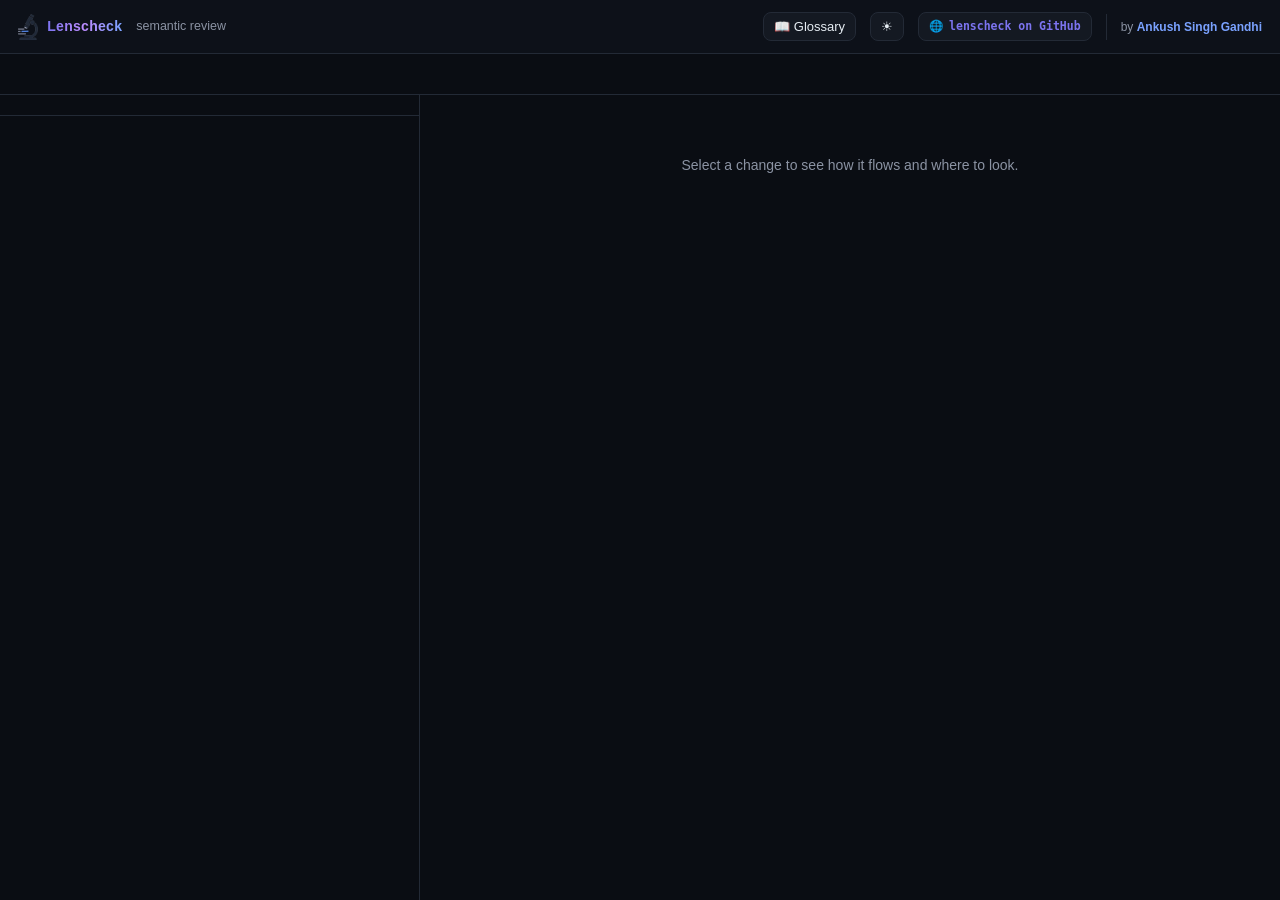
<file: web/viewer.template.html>
<!doctype html>
<html lang="en">
<head>
<meta charset="utf-8">
<meta name="viewport" content="width=device-width, initial-scale=1">
<title>Lenscheck — Semantic Review</title>
<script>try{document.documentElement.setAttribute("data-theme",localStorage.getItem("lenscheck.theme")||"dark")}catch(e){}</script>
<style>
  :root{--bg:#0a0d13;--panel:#141922;--sidebar:#0d1119;--card:#11151d;--line:#232a36;
    --fg:#e6edf3;--mut:#8b93a3;--faint:#5b6473;
    --crit:#f85149;--high:#db8f2b;--med:#d0b429;--low:#3fb950;--link:#7aa2ff;--purple:#bc8cff;
    --acc:#7c74f0;--acc2:#6d64f5;}
  [data-theme="light"]{--bg:#f5f6f9;--panel:#ffffff;--sidebar:#eef0f4;--card:#ffffff;--line:#e2e5ec;
    --fg:#1b2130;--mut:#5b6572;--faint:#98a1ad;
    --crit:#d1242f;--high:#b06a00;--med:#8a7200;--low:#1a7f37;--link:#2f5bd8;--purple:#7c3aed;
    --acc:#6d64f5;--acc2:#5a50e8;}
  [data-theme="light"] .item.sel{background:#eaecfb}
  [data-theme="light"] .blast-row>summary:hover{background:rgba(0,0,0,.04)}
  [data-theme="light"] svg .elabel{fill:#6b7280}
  nav.top .navbtn{padding:6px 10px;border-radius:8px;border:1px solid var(--line);background:var(--panel);
    color:var(--fg);font-size:13px;cursor:pointer}
  nav.top .navbtn:hover{border-color:var(--acc)}
  *{box-sizing:border-box}html,body{height:100%}
  body{margin:0;background:var(--bg);color:var(--fg);display:flex;flex-direction:column;overflow:hidden;
    font:14px/1.5 -apple-system,Segoe UI,Roboto,Helvetica,Arial,sans-serif}
  code,.mono{font-family:ui-monospace,SFMono-Regular,Menlo,Consolas,monospace}
  a{color:var(--link);text-decoration:none}a:hover{text-decoration:underline}

  /* ---- top nav (matches the live UI) ---- */
  nav.top{display:flex;align-items:center;gap:14px;height:54px;flex:none;padding:0 18px;
    border-bottom:1px solid var(--line);background:var(--sidebar)}
  nav.top .brand{display:flex;align-items:center;gap:9px;font-weight:800;letter-spacing:.3px}
  nav.top .brand .lens{font-size:17px}
  nav.top .brand img.lensmark{height:26px;width:auto;display:block}
  nav.top .brand .g{background:linear-gradient(90deg,var(--acc),var(--purple),var(--link));
    -webkit-background-clip:text;background-clip:text;color:transparent}
  nav.top small{color:var(--mut);font-weight:400;font-size:12.5px}
  nav.top .spacer{flex:1}
  nav.top .domain{display:inline-flex;align-items:center;gap:6px;font-family:ui-monospace,Menlo,monospace;
    font-size:11.5px;color:var(--mut);padding:5px 10px;border:1px solid var(--line);border-radius:8px;background:var(--panel)}
  nav.top .domain:hover{border-color:var(--acc);color:var(--fg);text-decoration:none}
  nav.top .domain b{color:var(--acc);font-weight:700}
  nav.top .sep{width:1px;height:26px;background:var(--line)}
  nav.top .who{font-size:12px;color:var(--mut)}nav.top .who a{font-weight:600}

  header{padding:16px 22px;border-bottom:1px solid var(--line);flex:none}
  header h1{margin:0 0 4px;font-size:17px}
  header .sub{color:var(--mut);font-size:12.5px}
  .summary{margin-top:10px;font-size:14px;font-weight:600;line-height:1.4}
  .summary:empty{display:none}
  .tally{margin-top:8px;display:flex;gap:14px;font-size:12.5px}
  .tally b{font-weight:600}

  #invwrap{flex:none;max-height:34vh;overflow:auto}
  .inv{margin:14px 22px 0;border:1px solid var(--crit);border-radius:10px;background:rgba(248,81,73,.08)}
  .inv.info{border-color:var(--line);background:var(--card)}
  .inv h2{margin:0;padding:10px 14px;font-size:13.5px;border-bottom:1px solid var(--line)}
  .inv .row{padding:9px 14px;border-bottom:1px solid var(--line)}
  .inv .row:last-child{border-bottom:0}
  .inv .stmt{font-weight:600}
  .inv .det{color:var(--mut);font-size:12.5px;margin-top:2px}

  main{display:grid;grid-template-columns:minmax(340px,420px) 1fr;gap:0;flex:1;min-height:0}
  #list{border-right:1px solid var(--line);overflow:auto}
  .filters{padding:10px 14px;border-bottom:1px solid var(--line);display:flex;gap:6px;flex-wrap:wrap;
    position:sticky;top:0;background:var(--bg)}
  .filters button{background:var(--panel);color:var(--fg);border:1px solid var(--line);
    border-radius:14px;padding:3px 10px;cursor:pointer;font-size:12px}
  .filters button:hover{border-color:var(--acc)}
  .filters button.off{opacity:.4}
  .item{padding:11px 14px;border-bottom:1px solid var(--line);cursor:pointer;display:flex;gap:9px}
  .item:hover{background:var(--panel)}
  .item.sel{background:#1a2130;border-left:3px solid var(--acc);padding-left:11px}
  .dot{width:9px;height:9px;border-radius:50%;margin-top:6px;flex:0 0 auto}
  .item .kind{font-size:10.5px;letter-spacing:.4px;color:var(--mut);text-transform:uppercase}
  .item .route{word-break:break-all}
  #detail{overflow:auto;padding:20px 24px}
  #detail .empty{color:var(--mut);margin-top:40px;text-align:center}
  #detail h2{font-size:16px;margin:0 0 4px}
  .badge{display:inline-block;padding:1px 8px;border-radius:10px;font-size:11px;
    border:1px solid var(--line);margin-left:6px;vertical-align:middle}
  .sec{margin-top:20px}
  .sec .h{font-size:11px;letter-spacing:.06em;color:var(--faint);text-transform:uppercase;margin-bottom:7px;font-weight:700}
  .flow{display:flex;flex-wrap:wrap;align-items:center;gap:6px}
  .flow .node{background:var(--panel);border:1px solid var(--line);border-radius:6px;
    padding:3px 9px}.flow .arr{color:var(--mut)}
  .invest{list-style:none;margin:0;padding:0}
  .invest li{padding:7px 10px;border:1px solid var(--line);border-radius:6px;margin-bottom:6px;
    display:flex;justify-content:space-between;gap:12px;align-items:center}
  .invest .where{color:var(--link)}.invest .fact{color:var(--mut);font-size:12.5px}
  .unk{color:var(--high);font-size:12.5px;background:rgba(219,143,43,.08);
    border:1px solid rgba(219,143,43,.3);border-radius:6px;padding:8px 10px;margin-bottom:6px}
  .why{font-size:14.5px}

  /* blast radius — ranked "which resource does this PR concentrate risk in" list */
  .blast-note{color:var(--mut);font-size:12.5px;padding:11px 14px 6px;line-height:1.55}
  .blast-note b{color:var(--fg)}
  .blast-list{padding:2px 14px 12px}
  .blast-row{border:1px solid var(--line);border-radius:8px;margin-bottom:7px;overflow:hidden;background:var(--bg)}
  .blast-row>summary{list-style:none;cursor:pointer;padding:8px 12px;display:flex;align-items:center;gap:11px}
  .blast-row>summary::-webkit-details-marker{display:none}
  .blast-row>summary:hover{background:rgba(255,255,255,.03)}
  .blast-ico{flex:none;width:18px;text-align:center}
  .blast-name{font-family:ui-monospace,Menlo,monospace;font-size:12.5px;flex:none;min-width:150px;max-width:230px;
    overflow:hidden;text-overflow:ellipsis;white-space:nowrap}
  .blast-track{flex:1;height:8px;border-radius:5px;background:var(--panel);overflow:hidden;min-width:50px}
  .blast-fill{display:block;height:100%;border-radius:5px}
  .blast-count{flex:none;font-size:12px;color:var(--fg);font-weight:700;min-width:96px;text-align:right}
  .blast-eps{padding:2px 12px 10px 41px;display:flex;flex-wrap:wrap;gap:6px}
  .blast-ep{display:inline-flex;align-items:center;gap:6px;font-family:ui-monospace,Menlo,monospace;font-size:11.5px;
    border:1px solid var(--line);border-radius:6px;padding:3px 8px;cursor:pointer;color:var(--mut)}
  .blast-ep:hover{border-color:var(--acc);color:var(--fg)}
  .blast-ep .bdot{width:7px;height:7px;border-radius:50%;flex:none}
  .blast-more{color:var(--link);cursor:pointer;font-size:12px;padding:6px 2px}
  .blast-more:hover{text-decoration:underline}
</style>
</head>
<body>
<nav class="top">
  <div class="brand"><img class="lensmark" src="[data-uri]" alt=""> <span class="g">Lenscheck</span></div>
  <small>semantic review</small>
  <div class="spacer"></div>
  <button class="navbtn" onclick="lcGlossaryOpen()" data-g="nav-glossary">📖 Glossary</button>
  <button class="navbtn" id="themeBtn" onclick="toggleTheme()" data-g="nav-theme">☀</button>
  <a class="domain" href="https://github.com/AnkushSinghGandhi/lenscheck-semantic-reviewer" target="_blank" rel="noopener" title="Lenscheck — visit the site">🌐 <b>lenscheck on GitHub</b></a>
  <div class="sep"></div>
  <span class="who">by <a href="https://warriorwhocodes.com" target="_blank" rel="noopener">Ankush Singh Gandhi</a></span>
</nav>
<header>
  <h1 id="title"></h1>
  <div class="sub" id="sub"></div>
  <div class="summary" id="summary"></div>
  <div class="tally" id="tally"></div>
</header>
<div id="invwrap"></div>
<main>
  <div id="list"><div class="filters" id="filters"></div><div id="items"></div></div>
  <div id="detail"><div class="empty">Select a change to see how it flows and where to look.</div></div>
</main>
<script src="glossary.js"></script>
<script>
// light / dark theme — persisted; head script sets it pre-paint, this syncs the button + toggles
function applyTheme(t){document.documentElement.setAttribute("data-theme",t);
  const b=document.getElementById("themeBtn"); if(b) b.textContent=t==="light"?"🌙":"☀";
  try{localStorage.setItem("lenscheck.theme",t)}catch(e){}}
function toggleTheme(){applyTheme(document.documentElement.getAttribute("data-theme")==="light"?"dark":"light");}
applyTheme(document.documentElement.getAttribute("data-theme")||"dark");

const DATA = __REVIEW_DATA__;
const SEV = {"🔴":"crit","🟠":"high","🟡":"med","🟢":"low"};
const COL = {crit:"var(--crit)",high:"var(--high)",med:"var(--med)",low:"var(--low)"};
const active = new Set(["🔴","🟠","🟡","🟢"]);
// glossary keys (web/glossary.js, inlined into this file on export)
const G_SEV={"🔴":"sev-crit","🟠":"sev-high","🟡":"sev-med","🟢":"sev-low"};
const G_CH={NEW:"ch-new",CHANGED:"ch-changed",REMOVED:"ch-removed",REFACTOR:"ch-refactor"};
const G_INVK={"NEW VIOLATION":"inv-new-violation","WEAKENING":"inv-weakening"};
const chKey=k=>G_CH[k.split(" ")[0]];

document.getElementById("title").textContent = DATA.title;
document.getElementById("sub").innerHTML =
  `<span class="mono">${DATA.base} → ${DATA.head}</span> &nbsp;·&nbsp; line diff: ${DATA.shortstat||"—"}`;
if(DATA.summary){ document.getElementById("summary").textContent = DATA.summary; }

const counts = {};
DATA.changes.forEach(c=>counts[c.sev]=(counts[c.sev]||0)+1);
document.getElementById("tally").innerHTML =
  ["🔴","🟠","🟡","🟢"].filter(s=>counts[s]).map(s=>`<span data-g="${G_SEV[s]}"><b>${s} ${counts[s]}</b></span>`).join("")
  + `<span style="color:var(--mut)">${DATA.changes.length} semantic changes</span>`;

// intent-vs-behavior panel (feature #4) — declared intent vs. the facts, above the invariants
const contra = DATA.contradictions||[];
if(contra.length){
  document.getElementById("invwrap").innerHTML +=
    `<div class="inv"><h2 data-g="contra">🎭 Intent vs. behavior — PR describes itself as “${esc(contra[0].claim)}”, but the facts disagree</h2>`+
    contra.map(c=>`<div class="row"><div class="stmt">${c.sev} ${esc(c.why).replace(/\x60/g,"")}</div></div>`).join("")
    + `</div>`;
}

// dependency capability panel (feature #5) — only bumps that widen or can't confirm the surface
const deps = (DATA.dependencies||[]).filter(d=>(d.gained&&d.gained.length)||d.unresolved);
if(deps.length){
  document.getElementById("invwrap").innerHTML +=
    `<div class="inv info"><h2 data-g="deps">📦 Dependency capability changes</h2>`+
    deps.map(d=>`<div class="row"><div class="stmt">${d.unresolved?"⚠":d.sev} ${esc(d.name)} ${esc(d.old||"(new)")}→${esc(d.new)} — ${esc(d.why)}</div></div>`).join("")
    + `</div>`;
}

// invariants panel
const alerts = (DATA.invariants||[]).filter(f=>["NEW VIOLATION","WEAKENING"].includes(f.kind));
if(alerts.length){
  document.getElementById("invwrap").innerHTML += `<div class="inv"><h2 data-g="inv-alerts">🛡 ${alerts.length} invariant alert(s) — a confirmed property is affected by this PR</h2>`+
    alerts.map(f=>`<div class="row"><div class="stmt"><span data-g="${G_INVK[f.kind]}">${f.sev} ${f.kind}</span> — ${esc(f.stmt)}</div>`+
      (f.detail?`<div class="det">${esc(f.detail)}</div>`:"")+
      (f.locs||[]).map(l=>`<div class="det mono">${esc(l)}</div>`).join("")+`</div>`).join("")
    + `</div>`;
}

// blast radius panel — a ranked list of the resources multiple changed endpoints share
const bg = DATA.blast_graph;
if(bg && bg.endpoints>=2){
  const title = bg.shared
    ? `🧨 Blast radius — ${bg.shared} resource${bg.shared>1?'s':''} shared across ${bg.endpoints} changed endpoints`
    : `🧨 Blast radius — ${bg.endpoints} changed endpoints, none shared`;
  document.getElementById("invwrap").innerHTML +=
    `<div class="inv info"><h2 data-g="blast">${title}</h2>${drawBlast(bg)}</div>`;
}

// cross-repo impact panel (--crossrepo) — endpoints in OTHER repos this change reaches, with the path
const xi = DATA.crossrepo_impact;
if(xi){
  const aff = xi.affected||[], nrep = Object.keys(xi.repos||{}).length;
  const G_XK={data:"x-kind-data",contract:"x-kind-contract","co-writer":"x-kind-cowriter"};
  const KW={data:"gets changed data",contract:"depends on the changed interface","co-writer":"also writes the same table"};
  const meta = Object.entries(xi.repo_meta||{}).map(([r,m])=>
    `${esc(r)} @ ${esc((m.commit||"?").slice(0,8))}${m.dirty?" (uncommitted changes)":""}`).join(" · ");
  const rows = aff.map(a=>`<details class="blast-row"><summary>`+
      `<span class="badge" data-g="${G_XK[a.kind]}">${esc(KW[a.kind]||a.kind)}</span>`+
      `<b>${esc(a.repo)}</b><span class="blast-name" title="${esc(a.route)}">${esc(a.handler||a.route)}</span>`+
      `<span class="det mono">${esc(a.loc)}</span><span style="flex:1"></span>`+
      (a.confidence==="exact"?"":`<span class="det" data-g="x-verify">⚠ verify</span>`)+
      `<span class="blast-count">depth ${a.depth}</span></summary>`+
      `<div class="blast-eps flow">${(a.path||[]).map((h,i)=>i%2?`<span class="arr">${esc(h)} →</span>`
        :`<span class="node mono">${esc(h)}</span>`).join("")}</div></details>`).join("");
  document.getElementById("invwrap").innerHTML +=
    `<div class="inv info"><h2 data-g="x-impact">🔗 Cross-repo impact — `+
    (aff.length?`${aff.length} endpoint${aff.length>1?"s":""} in ${nrep} other repo${nrep>1?"s":""}`:"nothing outside this repo is reached")+`</h2>`+
    `<div class="blast-note">From <b>${(xi.seeds||[]).length}</b> changed endpoint(s), through shared tables, HTTP calls `+
    `and Celery tasks. Click a row for the path.${meta?`<br>Analyzed: ${meta}`:""}</div>`+
    (rows?`<div class="blast-list">${rows}</div>`:"")+`</div>`;
}

// runtime evidence panel (--runtime) — what observed traffic confirmed or added on the changed endpoints
const rt = DATA.runtime;
if(rt){
  const ev = rt.evidence||[];
  const EDGE={e3_db_tables:"DB",e4_external:"external call",e5_async:"async dispatch",e6_pii:"PII egress"};
  const rows = ev.map((x,i)=>`<div class="row"><div class="stmt"><span class="blast-ep" onclick="jumpRoute(DATA.runtime.evidence[${i}].route)">`+
      `${esc(x.route)}</span> ${esc(EDGE[x.edge]||x.edge)}: `+
      (x.runtime_only&&x.runtime_only.length
        ? `seen only at runtime — ${x.runtime_only.map(i=>`<code>${esc(i.split(" @ ")[0])}</code>`).join(", ")}`
        : `${esc(x.before)} → ${esc(x.after)} confirmed by runtime`)+
      `</div><div class="det">${esc(x.handler)}</div></div>`).join("");
  document.getElementById("invwrap").innerHTML +=
    `<div class="inv info"><h2 data-g="runtime-evidence">🔬 Runtime evidence — ${rt.observations||0} observation(s)</h2>`+
    (rows||`<div class="blast-note">Runtime added nothing to the changed endpoints. That is not proof of `+
      `absence: a path that didn't run isn't observed.</div>`)+`</div>`;
}

// filters
const fbar = document.getElementById("filters");
["🔴","🟠","🟡","🟢"].forEach(s=>{
  const b=document.createElement("button"); b.textContent=`${s} ${counts[s]||0}`; b.dataset.g=G_SEV[s];
  b.onclick=()=>{active.has(s)?active.delete(s):active.add(s); b.classList.toggle("off"); renderList();};
  fbar.appendChild(b);
});

let sel=null;
function renderList(){
  const box=document.getElementById("items"); box.innerHTML="";
  DATA.changes.filter(c=>active.has(c.sev)).forEach((c)=>{
    const idx=DATA.changes.indexOf(c);
    const d=document.createElement("div"); d.className="item"+(sel===idx?" sel":"");
    d.innerHTML=`<span class="dot" style="background:${COL[SEV[c.sev]]}" data-g="${G_SEV[c.sev]}"></span>`+
      `<div><div class="kind" data-g="${chKey(c.kind)}">${c.kind}</div><div class="route mono">${esc(c.route)}</div></div>`;
    d.onclick=()=>{sel=idx; renderList(); renderDetail(c);}; box.appendChild(d);
  });
}
function renderDetail(c){
  const flowNodes=c.flow.split(" → ").map(n=>`<span class="node mono">${esc(n)}</span>`)
    .join('<span class="arr">→</span>');
  const invest=c.investigate.map(i=>`<li><span class="where mono">${esc(i.where)}</span>`+
    `<span class="fact">${esc(i.fact)}</span></li>`).join("");
  const unk=(c.unknowns||[]).map(u=>`<div class="unk">${esc(u)}</div>`).join("");
  document.getElementById("detail").innerHTML=
    `<h2><span data-g="${G_SEV[c.sev]}">${c.sev}</span> ${esc(c.route)}<span class="badge" data-g="${chKey(c.kind)}">${c.kind}</span>`+
      `<span class="badge" data-g="auth">${esc(c.auth)}</span></h2>`+
    `<div class="why" data-g="why">${esc(c.why)}</div>`+(c.detail?`<div class="det" style="color:var(--mut)">${esc(c.detail)}</div>`:"")+
    `<div class="sec"><div class="h" data-g="flow">How it flows</div><div class="flow">${flowNodes}</div></div>`+
    `<div class="sec"><div class="h" data-g="where">Where to look</div><ul class="invest">${invest}</ul></div>`+
    (unk?`<div class="sec"><div class="h" data-g="unknowns">Unknown (unresolved edges)</div>${unk}</div>`:"");
}
// jump from a blast-radius endpoint chip to that change's detail
function jumpRoute(route){
  const i=DATA.changes.findIndex(c=>c.route===route); if(i<0) return;
  sel=i; active.add(DATA.changes[i].sev); renderList(); renderDetail(DATA.changes[i]);
  document.getElementById("detail").scrollTop=0;
}

// ranked blast-radius list (shared resources first) — see the live UI for the same view
function drawBlast(g){
  const eps={}; g.nodes.forEach(n=>{ if(n.type==="endpoint") eps[n.id]={route:n.label,sev:n.sev}; });
  const byRes={}; g.edges.forEach(e=>{ (byRes[e.to]=byRes[e.to]||new Set()).add(e.from); });
  const res=g.nodes.filter(n=>n.type!=="endpoint"&&(n.shared||0)>=2)
    .map(n=>({label:n.label,type:n.type,shared:n.shared,users:[...(byRes[n.id]||[])]}))
    .sort((a,b)=>b.shared-a.shared);
  if(!res.length)
    return `<div class="blast-note">No table, service, or job is touched by <b>2+</b> of the changed `+
           `endpoints — the changes don't overlap, so there's no shared blast radius to worry about.</div>`;
  const max=res[0].shared;
  const ICON={table:"🗄",external:"🌐",async:"⏱"}, FILL={table:"#57ab5a",external:"var(--crit)",async:"var(--purple)"};
  const WORD={table:"DB table",external:"external service",async:"async job"};
  const sevRank=s=>["🔴","🟠","🟡","🟢"].indexOf(s);
  const CAP=8;
  const row=r=>{
    const list=r.users.map(id=>eps[id]).filter(Boolean).sort((a,b)=>sevRank(a.sev)-sevRank(b.sev));
    const chips=list.map(e=>`<span class="blast-ep" onclick="jumpRoute('${esc(e.route).replace(/'/g,'')}')">`+
      `<span class="bdot" style="background:${COL[SEV[e.sev]]||'#6e7681'}"></span>${esc(e.route)}</span>`).join("");
    const pct=Math.max(6,Math.round(r.shared/max*100));
    return `<details class="blast-row"><summary>`+
      `<span class="blast-ico" title="${WORD[r.type]||''}">${ICON[r.type]||"•"}</span>`+
      `<span class="blast-name" title="${esc(r.label)} · ${WORD[r.type]||''}">${esc(r.label)}</span>`+
      `<span class="blast-track"><span class="blast-fill" style="width:${pct}%;background:${FILL[r.type]||'#6e7681'}"></span></span>`+
      `<span class="blast-count" data-g="blast-count">×${r.shared} endpoints</span></summary>`+
      `<div class="blast-eps">${chips}</div></details>`;
  };
  const head=`<div class="blast-note">Each row is a table, service, or job touched by <b>2+</b> of the changed `+
    `endpoints. The count is how many changed endpoints reach it — the bigger it is, the more of this PR breaks `+
    `if that one thing goes wrong. Click a row to see which endpoints; click an endpoint to jump to it.</div>`;
  window.BLAST_REST = res.length>CAP ? res.slice(CAP).map(row).join("") : "";
  const more=res.length>CAP
    ? `<div class="blast-more" onclick="this.outerHTML=window.BLAST_REST">+ ${res.length-CAP} more shared resource${res.length-CAP>1?'s':''}</div>`
    : "";
  return head+`<div class="blast-list">${res.slice(0,CAP).map(row).join("")}${more}</div>`;
}
function esc(s){return String(s).replace(/[&<>"]/g,c=>({"&":"&amp;","<":"&lt;",">":"&gt;",'"':"&quot;"}[c]));}
renderList();
</script>
</body>
</html>
</file>
<file: docs/site.css>
/* Lenscheck — shared site styles.
   Clean modern-SaaS: cool near-white, crisp Inter, one indigo accent.
   Severity colors are reserved for findings + code output only.
   Single source of truth for every page. */

@import url('https://fonts.googleapis.com/css2?family=Inter:wght@400;500;600;700;800&family=JetBrains+Mono:wght@400;500&display=swap');

:root{
  /* light — clean, cool near-white */
  --bg:#fbfbfc; --surface:#ffffff; --surface-2:#f3f4f6;
  --ink:#14161a; --muted:#565c66; --line:#e6e8ec; --line-strong:#d4d7dd;
  --accent:#4f46e5; --accent-ink:#4338ca; --accent-wash:rgba(79,70,229,.08);
  --focus:#4f46e5;
  /* severity — findings + code output ONLY */
  --crit:#d1382c; --high:#c2600f; --med:#9a7400; --low:#2f8a3e; --cyan:#1f6feb;

  --maxw:1080px; --measure:68ch;
  --s1:4px; --s2:8px; --s3:12px; --s4:16px; --s5:24px; --s6:32px;
  --s7:48px; --s8:64px; --s9:96px; --s10:128px;
  --sans:"Inter",system-ui,-apple-system,"Segoe UI",Roboto,Helvetica,Arial,sans-serif;
  --serif:"Inter",system-ui,-apple-system,"Segoe UI",Roboto,sans-serif;
  --mono:"JetBrains Mono","SF Mono",ui-monospace,SFMono-Regular,Menlo,Consolas,monospace;
  --radius:12px; --shadow:0 1px 2px rgba(20,22,26,.04),0 12px 32px rgba(20,22,26,.07);
}
:root[data-theme="dark"]{
  --bg:#0d1013; --surface:#161b21; --surface-2:#0a0c0f;
  --ink:#e9ebee; --muted:#9aa1ab; --line:#242b33; --line-strong:#333b45;
  --accent:#818cf8; --accent-ink:#a5b4fc; --accent-wash:rgba(129,140,248,.14);
  --focus:#818cf8;
  --crit:#f85149; --high:#f0883e; --med:#e3b341; --low:#3fb950; --cyan:#58a6ff;
  --shadow:0 1px 2px rgba(0,0,0,.3),0 16px 40px rgba(0,0,0,.4);
}

*{box-sizing:border-box;margin:0;padding:0}
html{scroll-behavior:smooth;-webkit-text-size-adjust:100%;overflow-x:clip}
body{background:var(--bg);color:var(--ink);overflow-x:clip;
  font:400 17px/1.65 var(--sans);-webkit-font-smoothing:antialiased;text-rendering:optimizeLegibility}
a{color:var(--accent-ink);text-decoration:none}
a:hover{text-decoration:underline;text-underline-offset:2px}
:focus-visible{outline:2px solid var(--focus);outline-offset:2px;border-radius:3px}
img{max-width:100%;height:auto}
code,pre,kbd,samp{font-family:var(--mono)}
.wrap{max-width:var(--maxw);margin:0 auto;padding:0 24px}
@media(max-width:520px){.wrap{padding:0 20px}}

/* top hairline replaces the old rainbow spectrum bar */
.spectrum{height:2px;background:var(--accent);opacity:.85}

/* ---------- nav ---------- */
nav{position:sticky;top:0;z-index:30;background:color-mix(in srgb,var(--bg) 88%,transparent);
  backdrop-filter:saturate(140%) blur(10px);border-bottom:1px solid var(--line)}
nav .wrap{display:flex;align-items:center;justify-content:space-between;height:62px;gap:18px}
nav .logo{font-weight:600;font-size:16px;letter-spacing:.1px;display:flex;align-items:center;gap:9px;color:var(--ink)}
nav .logo:hover{text-decoration:none}
nav .logo .lc-mark{color:var(--accent)}
nav .logo b{font-weight:600}
nav .logo .lc-dim{color:var(--muted);font-weight:400}
nav .links{display:flex;align-items:center;gap:26px}
nav .links a{color:var(--muted);font-size:14.5px}
nav .links a:hover,nav .links a.active{color:var(--ink);text-decoration:none}
nav .lc-gh{display:inline-flex;color:var(--muted)}
nav .lc-gh:hover{color:var(--ink)}
.lc-theme{background:none;border:1px solid var(--line);color:var(--muted);width:34px;height:34px;
  border-radius:8px;cursor:pointer;display:inline-flex;align-items:center;justify-content:center}
.lc-theme:hover{color:var(--ink);border-color:var(--line-strong)}
@media(max-width:820px){nav .links a:not(.btn):not(.lc-gh){display:none}}
@media(max-width:560px){nav .logo .lc-dim{display:none}}
@media(max-width:380px){nav .lc-theme{display:none}}

/* ---------- buttons ---------- */
.btn{display:inline-flex;align-items:center;gap:8px;padding:10px 18px;border-radius:9px;
  font:600 15px/1 var(--sans);border:1px solid var(--line-strong);color:var(--ink);cursor:pointer;
  transition:background .15s,border-color .15s,color .15s}
.btn:hover{text-decoration:none}
.btn.primary{background:var(--accent);color:#fff;border-color:var(--accent)}
:root[data-theme="dark"] .btn.primary{color:#1a1005}
.btn.primary:hover{filter:brightness(1.05)}
.btn.ghost{background:var(--surface)}
.btn.ghost:hover{border-color:var(--accent);color:var(--accent-ink)}
.btn.sm{padding:8px 14px;font-size:14px}

/* ---------- sections ---------- */
section{padding:var(--s9) 0;border-top:1px solid var(--line)}
@media(max-width:820px){section{padding:var(--s8) 0}}
@media(max-width:520px){section{padding:var(--s7) 0}}
.snum{font:500 13px/1 var(--mono);color:var(--muted);letter-spacing:.12em}
.eyebrow{color:var(--accent-ink);font:600 13px/1 var(--sans);letter-spacing:.14em;text-transform:uppercase}
.sec-head{display:flex;align-items:baseline;gap:14px;margin-bottom:6px}
h1,h2,h3,h4{font-family:var(--serif);font-weight:700;color:var(--ink);letter-spacing:-.022em;line-height:1.08}
h1{font-size:clamp(2.5rem,6vw,3.6rem);font-weight:800}
h2{font-size:clamp(1.7rem,3.3vw,2.35rem);margin:6px 0}
h3{font-size:1.15rem;line-height:1.3;letter-spacing:-.01em}
.lead{color:var(--muted);font-size:1.125rem;max-width:var(--measure);line-height:1.6;margin-top:12px}
.lead b{color:var(--ink);font-weight:600}

/* page header (compare / contract / features) */
.page-head{padding:var(--s9) 0 var(--s7)}
.page-head h1{font-size:clamp(2.25rem,5vw,3.25rem);margin:10px 0 0;max-width:16ch}
.page-head p{color:var(--muted);font-size:1.2rem;max-width:60ch;margin:18px 0 0;line-height:1.55}

/* ---------- cards / grids ---------- */
.grid{display:grid;gap:16px;margin-top:32px}
.g3{grid-template-columns:repeat(3,1fr)}
.g2{grid-template-columns:repeat(2,1fr)}
@media(max-width:760px){.g3,.g2{grid-template-columns:1fr}}
.card{background:var(--surface);border:1px solid var(--line);border-radius:var(--radius);padding:22px}
.card h3{margin-bottom:8px}
.card p{color:var(--muted);font-size:15px}
.card .ico{color:var(--accent);margin-bottom:12px;display:block}
.card .ico svg{width:24px;height:24px;stroke-width:1.5;fill:none;stroke:currentColor}

/* ---------- terminal / code (product photography) ---------- */
.term,.codeblock{margin-top:28px;background:var(--surface-2);border:1px solid var(--line);
  border-radius:var(--radius);overflow:hidden;box-shadow:var(--shadow)}
.term .bar,.codeblock .bar{background:var(--surface);padding:10px 14px;border-bottom:1px solid var(--line);
  color:var(--muted);font:500 12.5px/1.4 var(--mono);display:flex;align-items:center;gap:10px}
.codeblock .bar .label{flex:1;min-width:0;overflow:hidden;text-overflow:ellipsis;white-space:nowrap}
.codeblock .copy,.copybtn{background:transparent;color:var(--muted);border:1px solid var(--line-strong);
  border-radius:6px;padding:4px 10px;font:500 12px/1 var(--mono);cursor:pointer;flex:none}
.codeblock .copy:hover,.copybtn:hover{color:var(--ink);border-color:var(--accent)}
.term .bar b{color:var(--crit)}.term .bar i{color:var(--med);font-style:normal}.term .bar s{color:var(--low);text-decoration:none}
.term pre,.codeblock pre{padding:18px;overflow:auto;line-height:1.7;color:var(--ink);font-size:13.5px}
.codeblock pre{color:var(--ink)}
.tok-cmd{color:var(--accent-ink)}.tok-str{color:var(--low)}.tok-flag{color:var(--cyan)}
.c-crit{color:var(--crit)}.c-high{color:var(--high)}.c-med{color:var(--med)}.c-low{color:var(--low)}
.muted{color:var(--muted)}
.dot{display:inline-block;width:.62em;height:.62em;border-radius:50%;vertical-align:middle;margin-right:.15em}
.dot.crit{background:var(--crit)}.dot.high{background:var(--high)}.dot.med{background:var(--med)}.dot.low{background:var(--low)}

/* ---------- comparison table (editorial) ---------- */
.cmp{width:100%;border-collapse:collapse;margin-top:28px;font-size:14.5px;min-width:640px}
.cmp th,.cmp td{padding:14px 12px;border-bottom:1px solid var(--line);text-align:center}
.cmp th:first-child,.cmp td:first-child{text-align:left;color:var(--ink);font-weight:500;font-family:var(--sans)}
.cmp thead th{color:var(--muted);font-weight:600;font-size:13px;border-bottom:1px solid var(--line-strong)}
.cmp .col-lenscheck{background:var(--accent-wash)}
.cmp thead .col-lenscheck{color:var(--accent-ink);font-weight:700}
.cmp .mark{display:inline-flex;align-items:center;gap:6px;justify-content:center}
.cmp .mark .lab{font-size:12px;color:var(--muted)}
.cmp .y{color:var(--low);font-weight:700}.cmp .n{color:var(--crit)}.cmp .p{color:var(--med)}

/* pills (features/compare) */
.pills{display:flex;gap:10px;flex-wrap:wrap;margin-top:24px}
.pill{border:1px solid var(--line);border-radius:999px;padding:7px 14px;font-size:14px;color:var(--muted);background:var(--surface)}
.pill b{color:var(--ink)}

/* lens table (label/desc) */
.lens{width:100%;border-collapse:collapse;margin-top:28px;font-size:15px}
.lens td{padding:13px 14px;border-bottom:1px solid var(--line)}
.lens td:first-child{font-weight:600;white-space:nowrap;color:var(--ink);font-family:var(--mono);font-size:14px}
.lens td:last-child{color:var(--muted)}

/* level cards + split */
.lvl{border-top-width:3px;border-top-style:solid}
.lvl .tag{font-family:var(--mono);font-size:12.5px;color:var(--muted);margin:6px 0 10px;display:block}
.split{display:grid;grid-template-columns:1.15fr 1fr;gap:32px;margin-top:30px;align-items:center}
@media(max-width:820px){.split{grid-template-columns:1fr}}
.shot{border:1px solid var(--line);border-radius:var(--radius);overflow:hidden;box-shadow:var(--shadow);margin-top:32px;background:var(--surface)}
.shot img{display:block;width:100%;height:auto}
.split .shot{margin-top:0}
.layerlist{list-style:none;padding:0;margin:0}
.layerlist li{padding:10px 0;color:var(--muted);font-size:15px;border-bottom:1px solid var(--line)}
.layerlist li:last-child{border-bottom:0}
.layerlist b{color:var(--ink)}

/* CTA band */
.cta-band{margin-top:44px;border:1px solid var(--line);background:var(--surface);
  border-radius:16px;padding:44px 28px;text-align:center}
.cta-band h2{font-size:1.9rem}
.cta-band p{color:var(--muted);max-width:52ch;margin:12px auto 0}
.cta{display:flex;gap:12px;justify-content:center;flex-wrap:wrap;margin-top:26px}

/* ---------- faq accordion (index + features) ---------- */
.faq{margin-top:28px}
.faq details{border:1px solid var(--line);border-radius:10px;padding:0 18px;margin-bottom:10px;background:var(--surface)}
.faq summary{cursor:pointer;padding:16px 0;font-weight:600;list-style:none;display:flex;justify-content:space-between;align-items:center;gap:16px}
.faq summary::-webkit-details-marker{display:none}
.faq summary::after{content:"+";color:var(--accent);font-size:20px;flex:none}
.faq details[open] summary::after{content:"–"}
.faq details[open] summary{border-bottom:1px solid var(--line)}
.faq details p{color:var(--muted);padding:14px 0 18px;font-size:15px;margin:0}

/* ---------- footer (report colophon) ---------- */
.site-footer{border-top:1px solid var(--line);background:var(--surface-2);padding:var(--s8) 0 32px;color:var(--muted);font-size:14px}
.site-footer .f-top{display:grid;grid-template-columns:1.5fr 2fr;gap:48px}
.site-footer .f-logo{font-family:var(--serif);font-weight:600;font-size:18px;color:var(--ink);display:flex;align-items:center;gap:8px}
.site-footer .f-logo .lc-mark{color:var(--accent)}
.site-footer .f-brand p{max-width:340px;margin:14px 0 18px;line-height:1.6}
.site-footer .f-colophon{margin:16px 0 0;font-size:13px}
.site-footer .f-colophon a{color:var(--muted)}
.site-footer .f-colophon a:hover{color:var(--ink)}
.site-footer .f-colophon .star:hover{color:var(--med)}
.site-footer .f-colophon .sponsor{color:#c2508f}.site-footer .f-colophon .sponsor:hover{color:#d8639f}
.site-footer .f-colophon .sep{opacity:.4;margin:0 8px}
.site-footer .f-cols{display:grid;grid-template-columns:repeat(4,1fr);gap:22px}
.site-footer .f-col h4{font-family:var(--sans);color:var(--ink);font-size:12px;text-transform:uppercase;letter-spacing:1px;margin-bottom:12px}
.site-footer .f-col a{display:block;color:var(--muted);padding:5px 0}
.site-footer .f-col a:hover{color:var(--ink);text-decoration:none}
.site-footer .f-bottom{display:flex;justify-content:space-between;flex-wrap:wrap;gap:12px;margin-top:40px;padding-top:22px;border-top:1px solid var(--line);font-size:13px}
@media(max-width:820px){.site-footer .f-top{grid-template-columns:1fr;gap:32px}.site-footer .f-cols{grid-template-columns:repeat(2,1fr)}}

/* ---------- tabs (see-it, get-started) ---------- */
.tabs{margin-top:24px}
.tablist{display:flex;gap:4px;flex-wrap:wrap;border-bottom:1px solid var(--line);margin-bottom:-1px}
.tablist [role=tab]{background:none;border:1px solid transparent;border-bottom:none;color:var(--muted);
  font:600 14px/1 var(--sans);padding:11px 16px;cursor:pointer;border-radius:8px 8px 0 0}
.tablist [role=tab]:hover{color:var(--ink)}
.tablist [role=tab][aria-selected=true]{color:var(--ink);background:var(--surface);
  border-color:var(--line);border-bottom-color:var(--surface)}
[role=tabpanel]{border:1px solid var(--line);border-radius:0 var(--radius) var(--radius) var(--radius);
  background:var(--surface);overflow:hidden}
[role=tabpanel][hidden]{display:none}

/* ---------- browser chrome frame ---------- */
.browser{border:1px solid var(--line);border-radius:var(--radius);overflow:hidden;box-shadow:var(--shadow);background:var(--surface);margin-top:28px}
.browser .chrome{display:flex;align-items:center;gap:14px;padding:10px 14px;border-bottom:1px solid var(--line);background:var(--surface-2)}
.browser .dots{display:flex;gap:6px}
.browser .dots i{width:11px;height:11px;border-radius:50%;background:var(--line-strong)}
.browser .addr{flex:1;background:var(--bg);border:1px solid var(--line);border-radius:6px;
  padding:5px 12px;font:400 12.5px/1.2 var(--mono);color:var(--muted);overflow:hidden;text-overflow:ellipsis;white-space:nowrap}
.browser img{display:block;width:100%;height:auto}

/* ---------- motion: scroll-reveal + hover (reduced-motion safe) ---------- */
/* nothing hides unless JS opts in (so no-JS / reduced-motion see everything) */
body.js-reveal .reveal{opacity:0;transform:translateY(18px);will-change:opacity,transform}
body.js-reveal .reveal.in{opacity:1;transform:none;
  transition:opacity .6s cubic-bezier(.22,.61,.36,1),transform .6s cubic-bezier(.22,.61,.36,1)}
.card,.tool,.plan{transition:border-color .18s ease,box-shadow .18s ease,transform .18s ease}
.card:hover,.tool:hover{border-color:var(--line-strong);box-shadow:var(--shadow);transform:translateY(-2px)}
.plan:hover{border-color:var(--line-strong);box-shadow:var(--shadow)}
@media (prefers-reduced-motion: reduce){
  body.js-reveal .reveal{opacity:1;transform:none}
  .card,.tool,.plan{transition:none}
  .card:hover,.tool:hover{transform:none}
}
</file>
